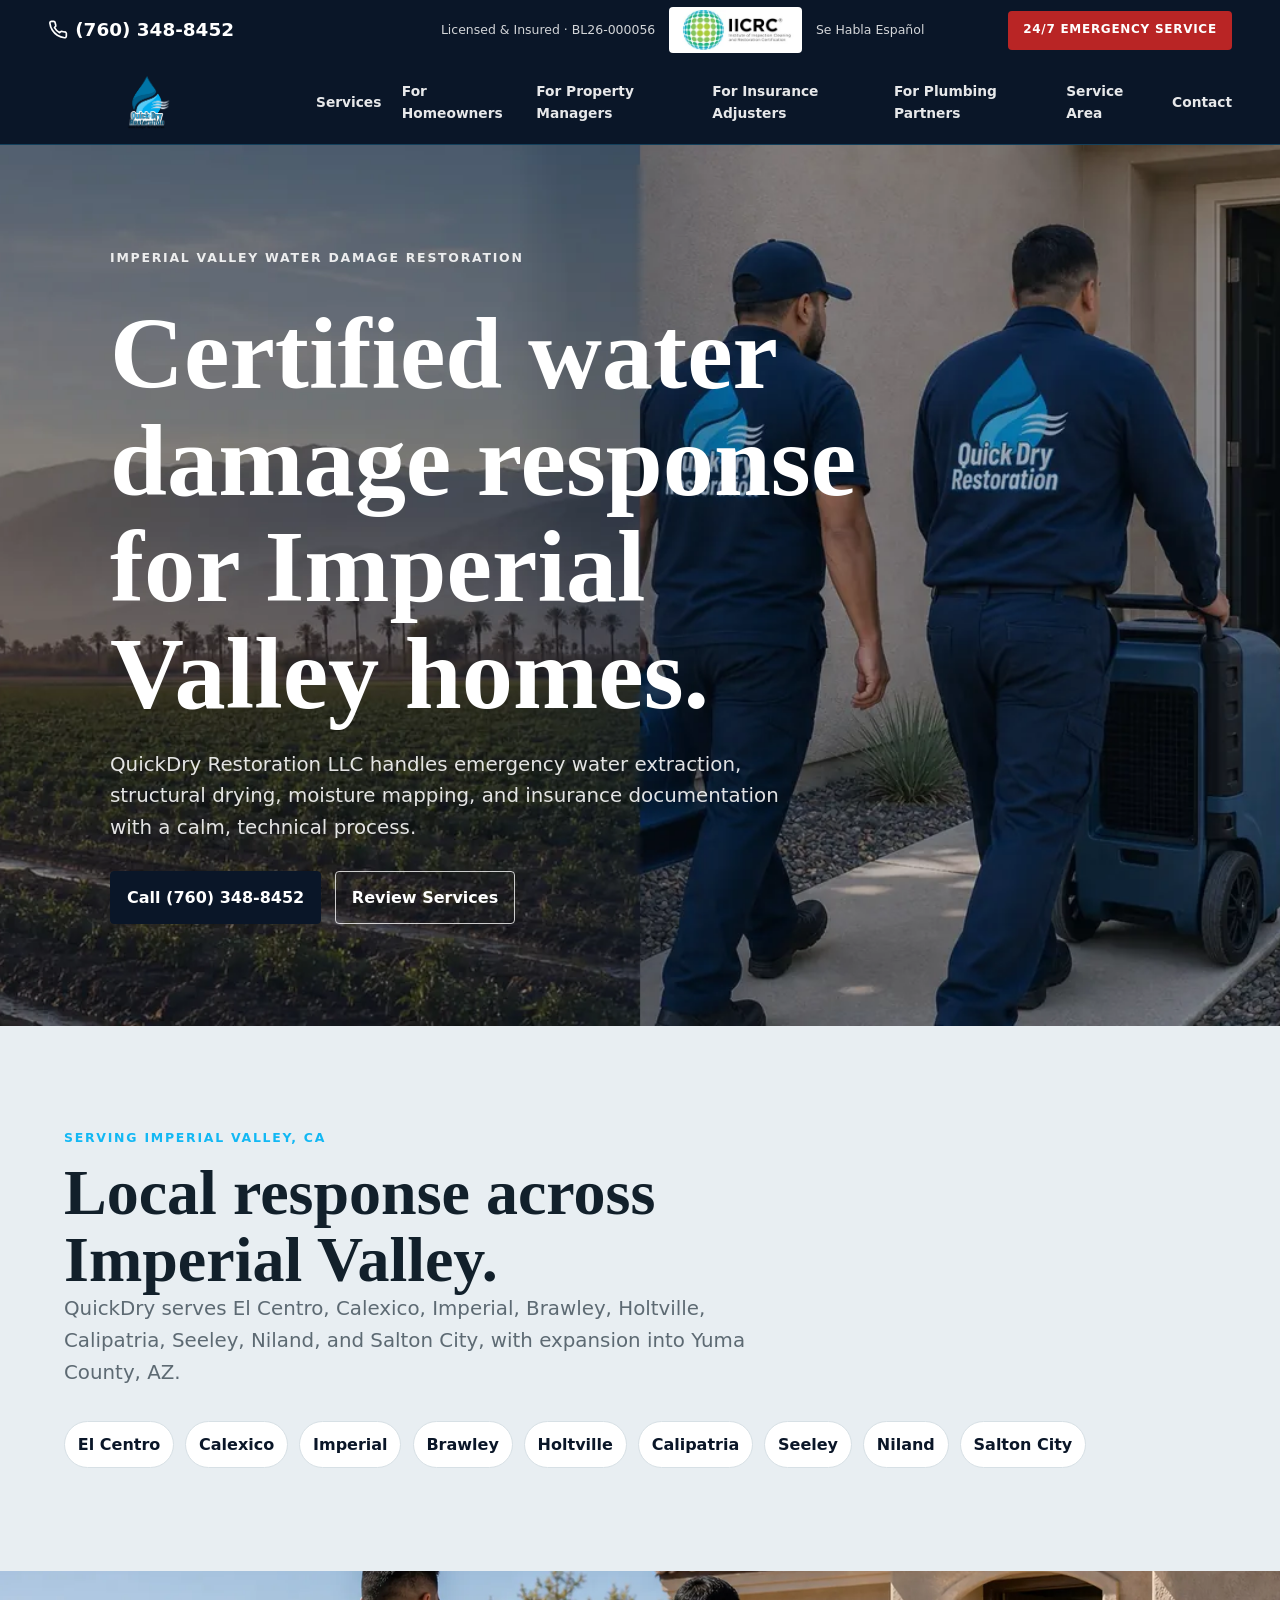
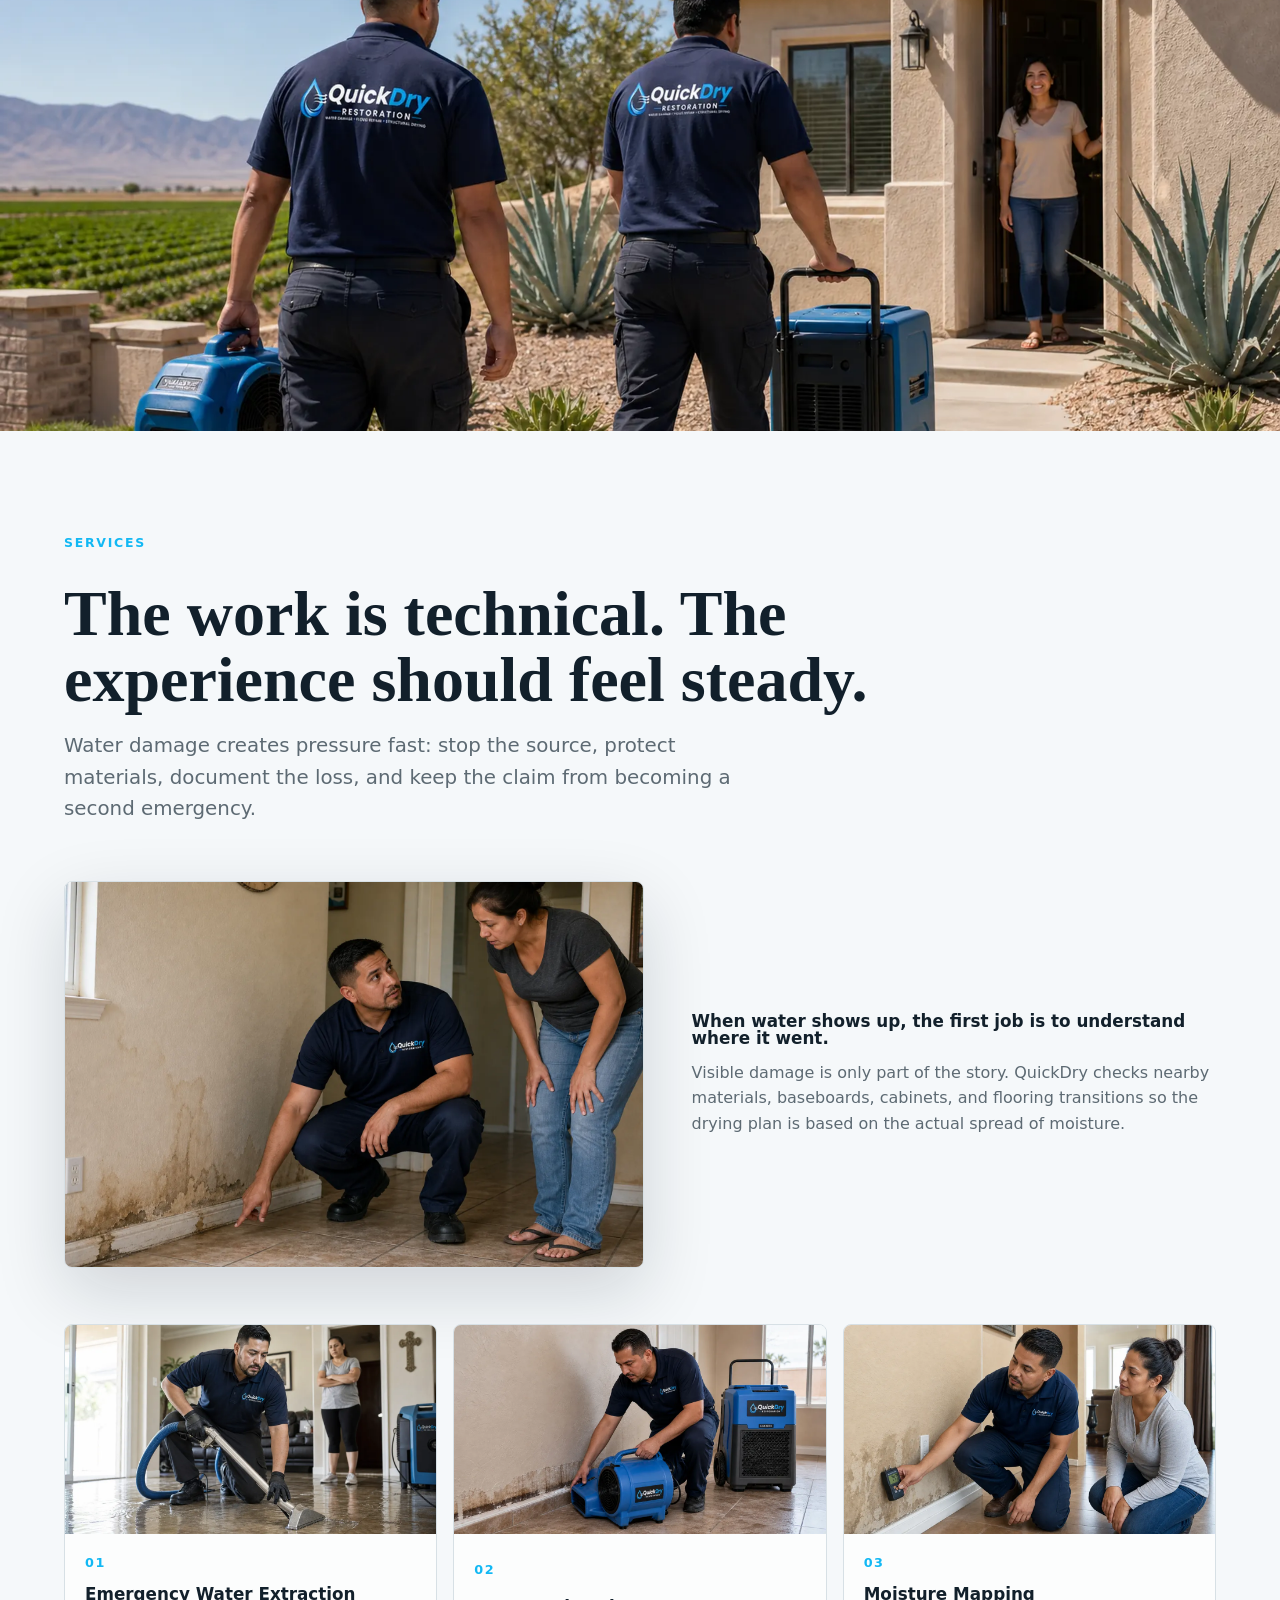
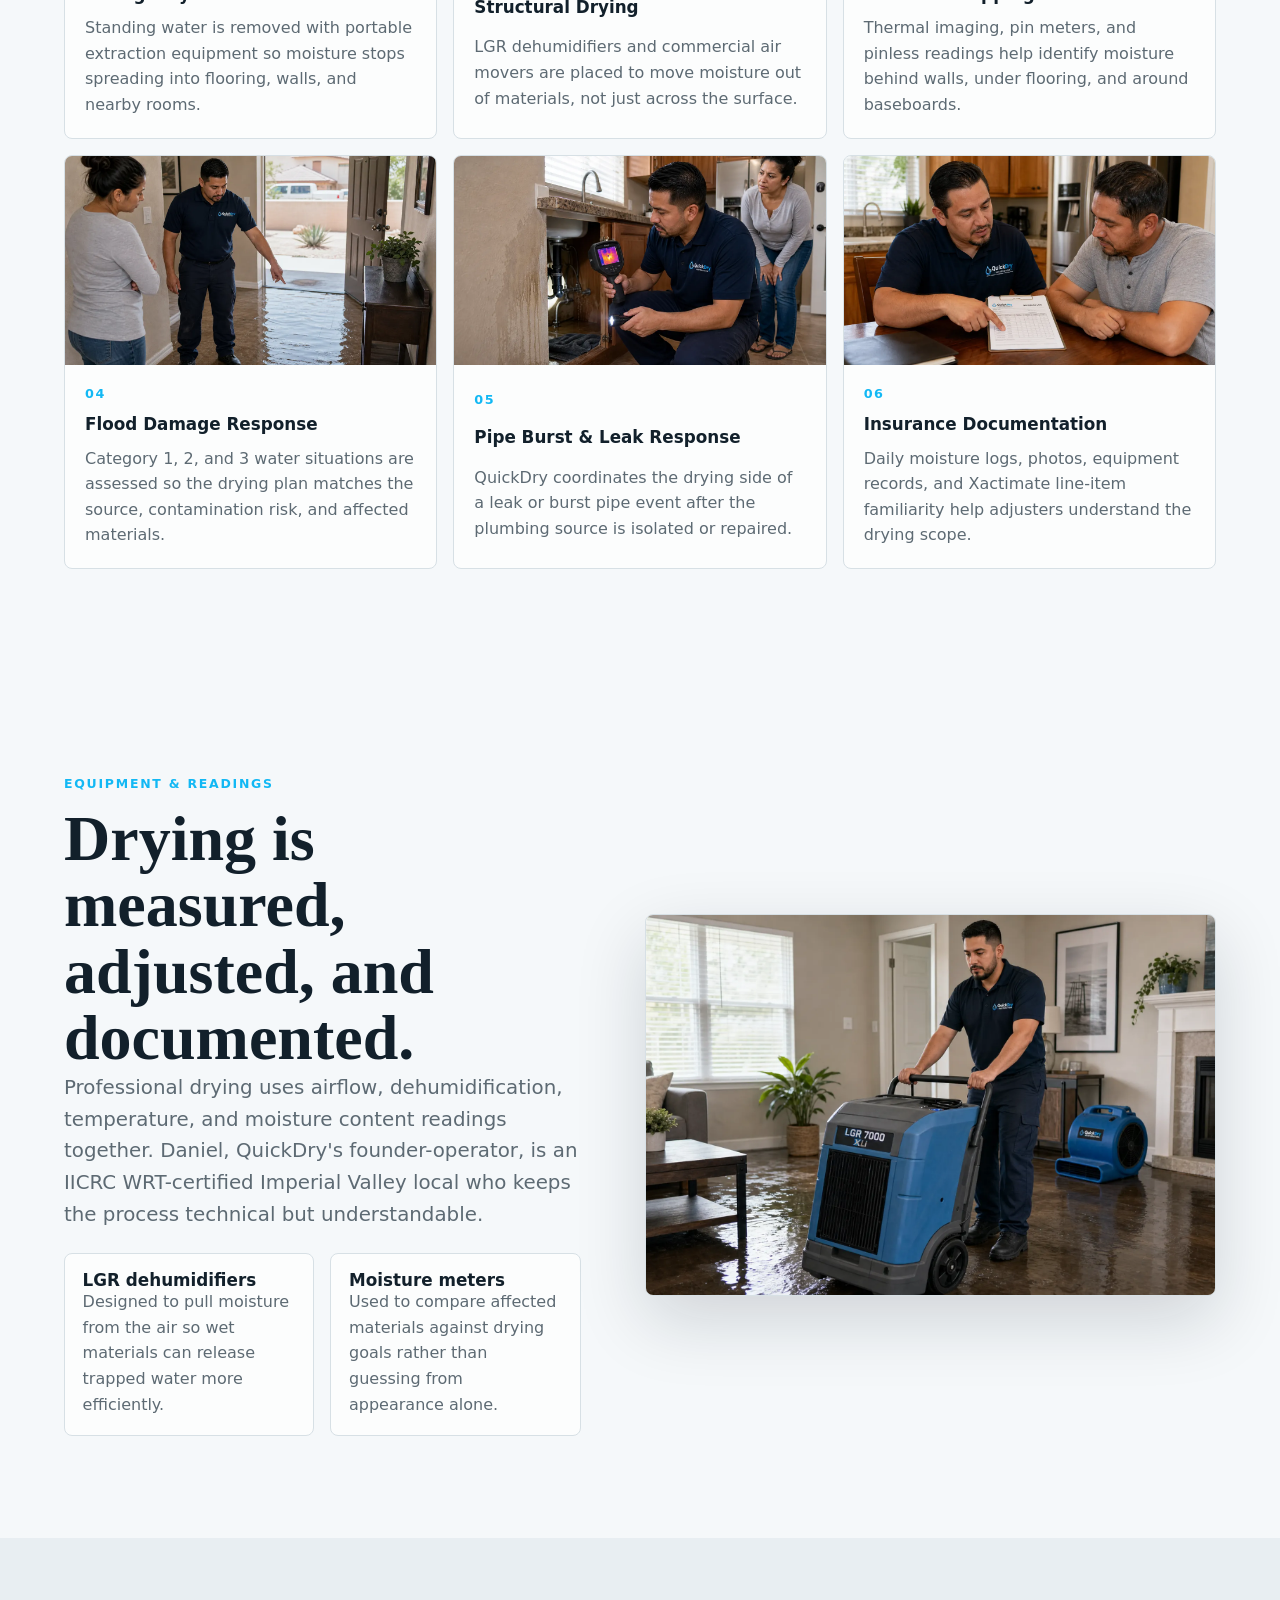
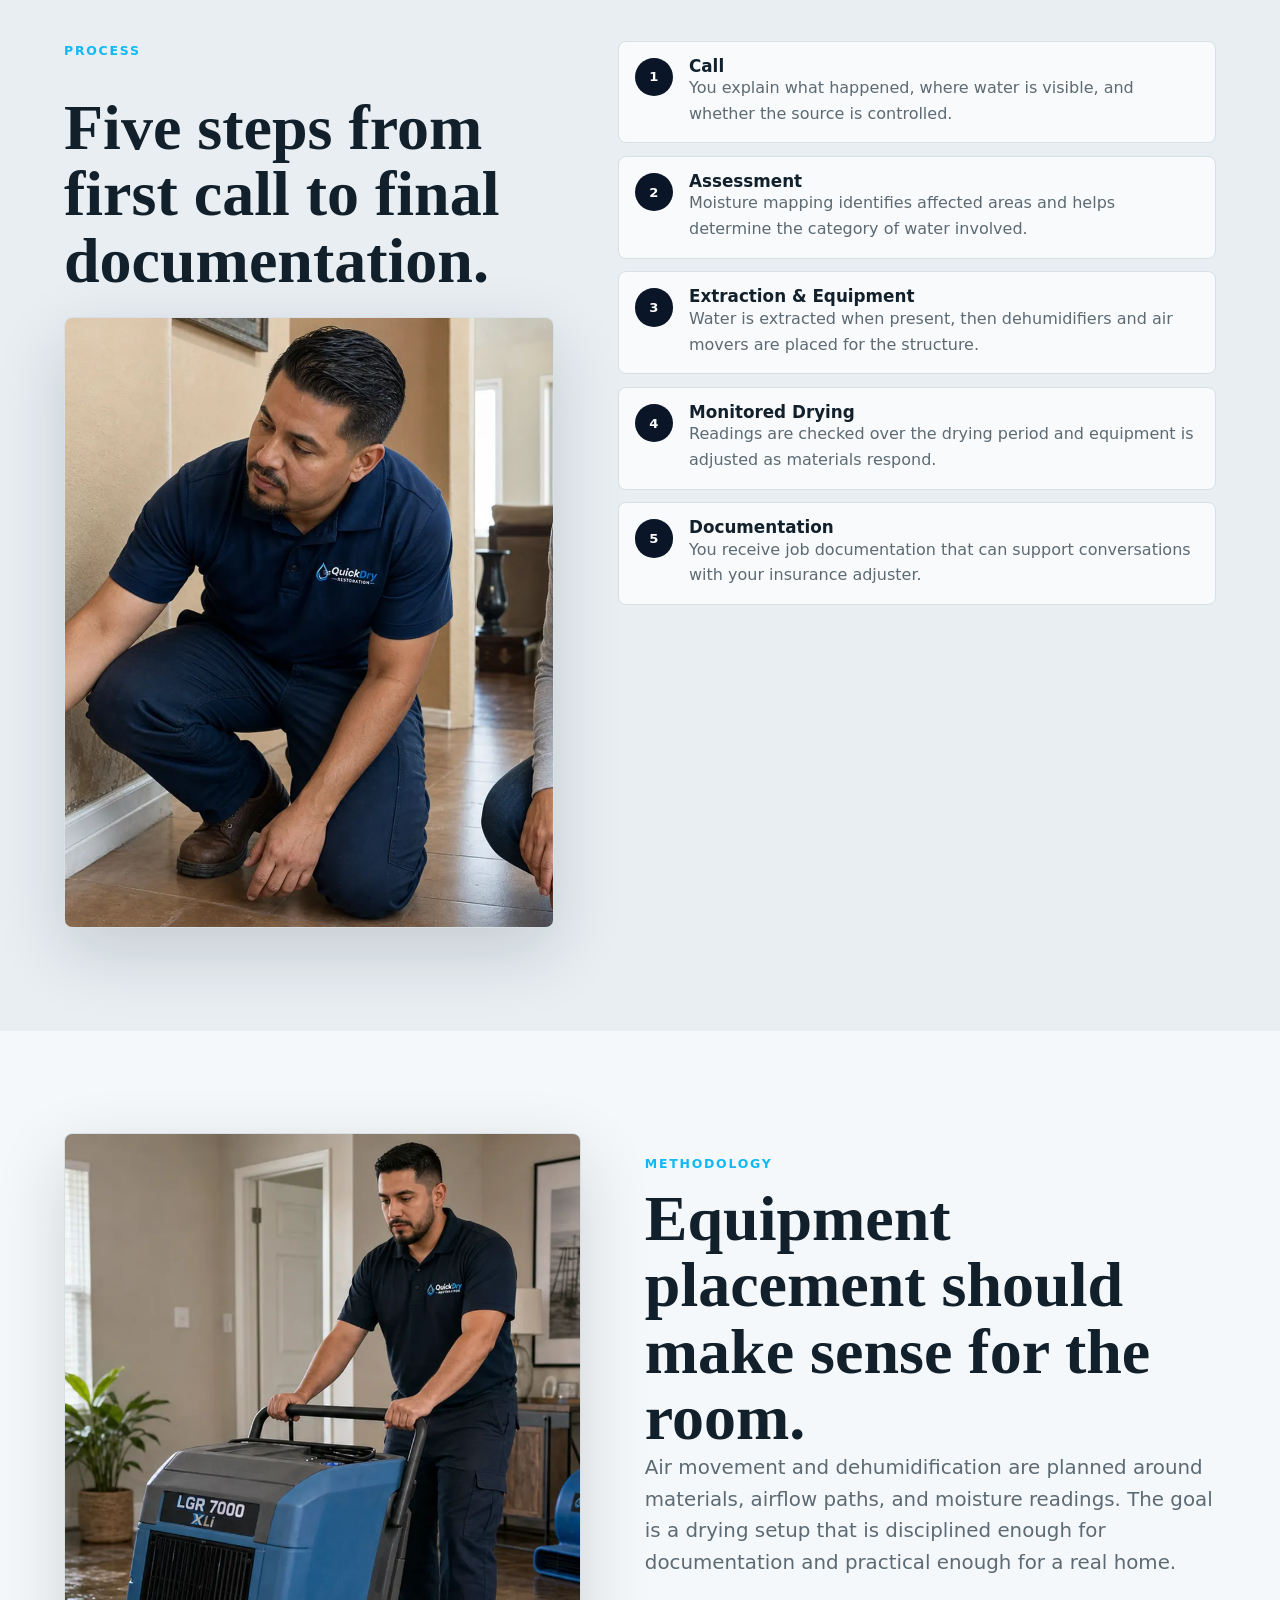
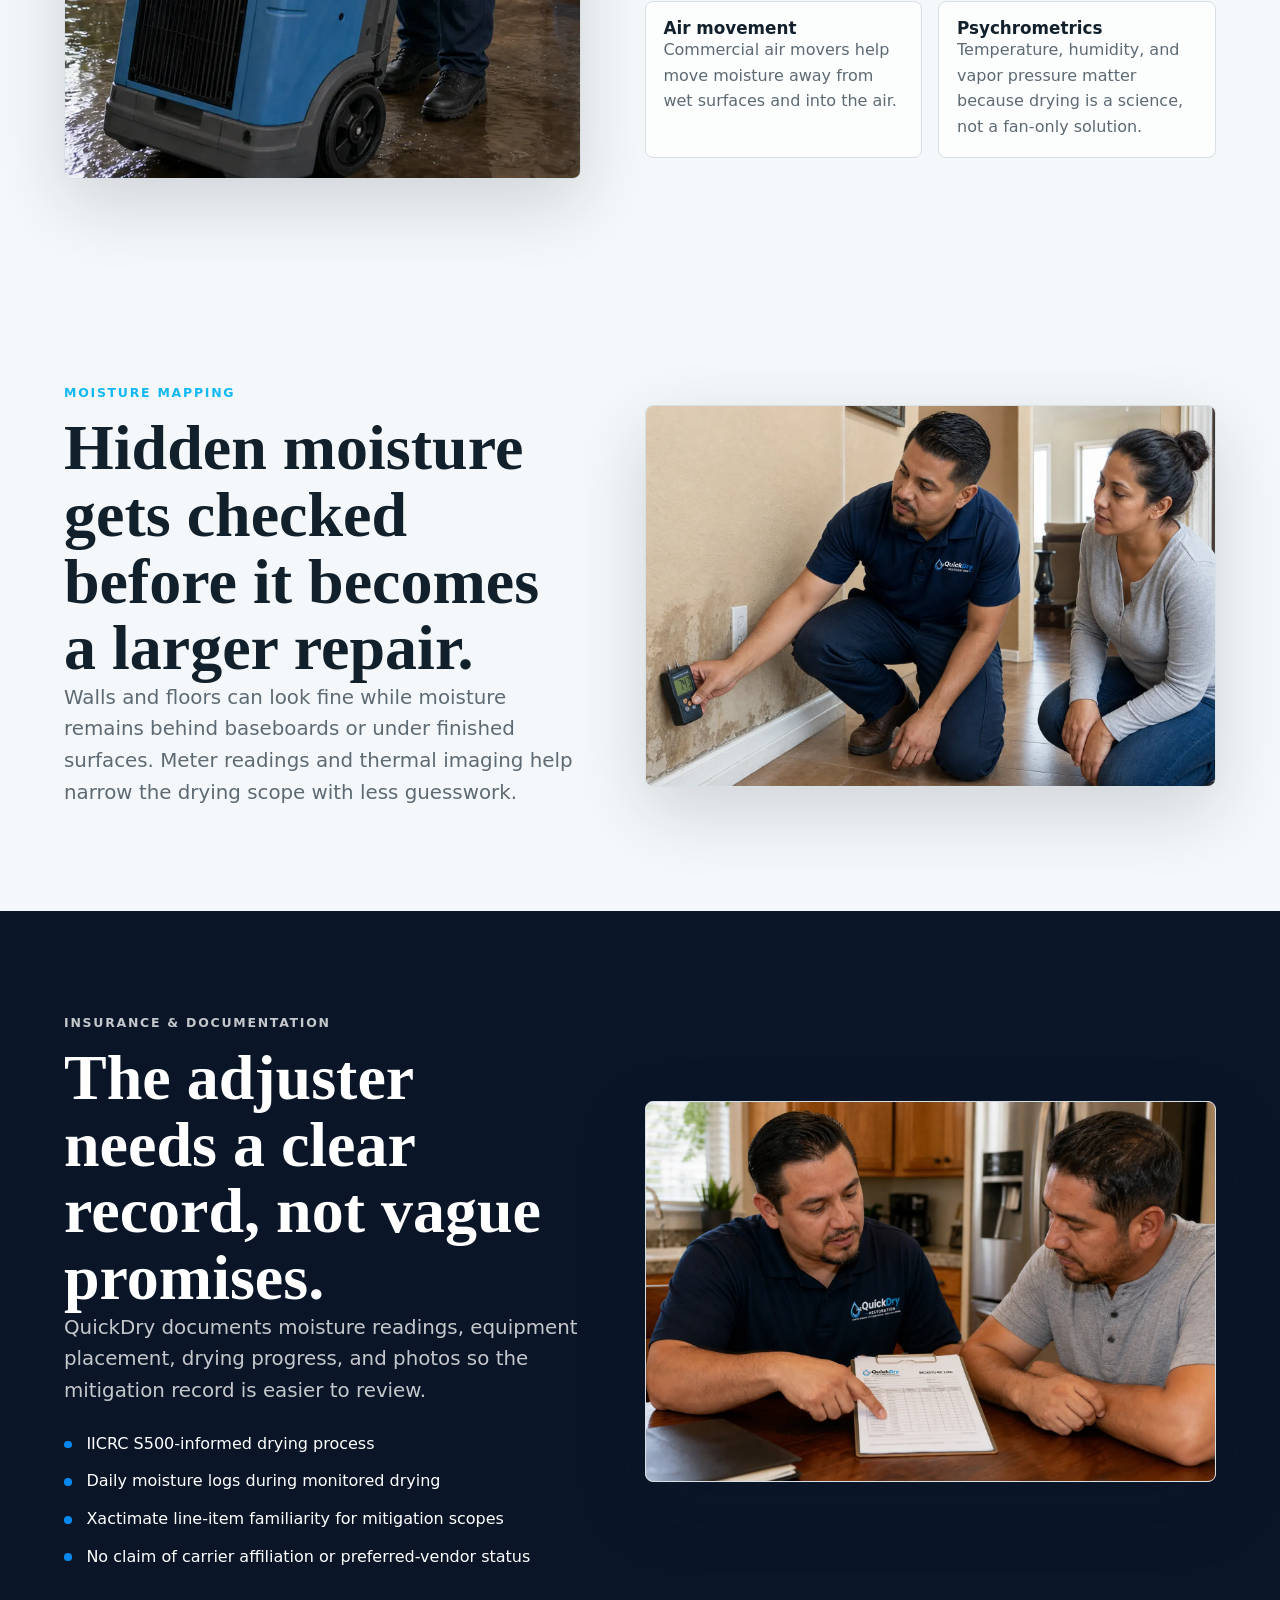
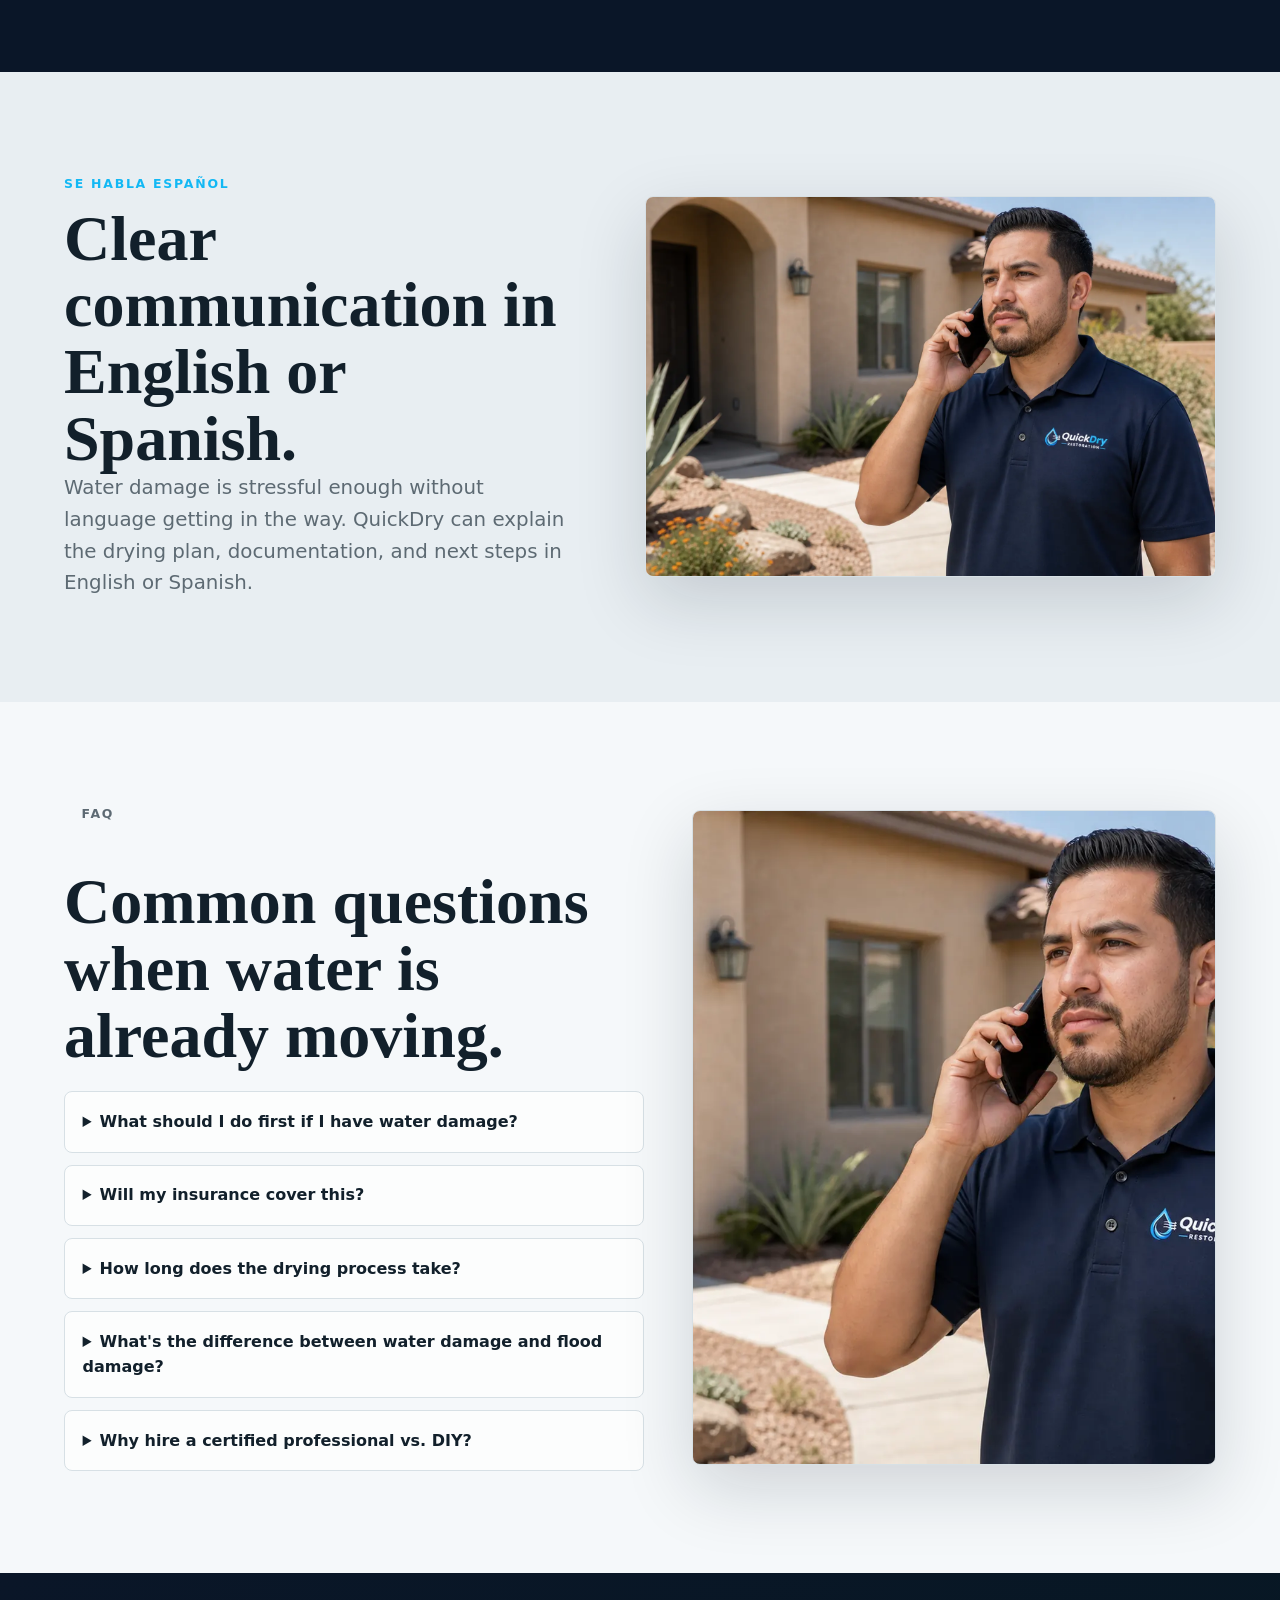
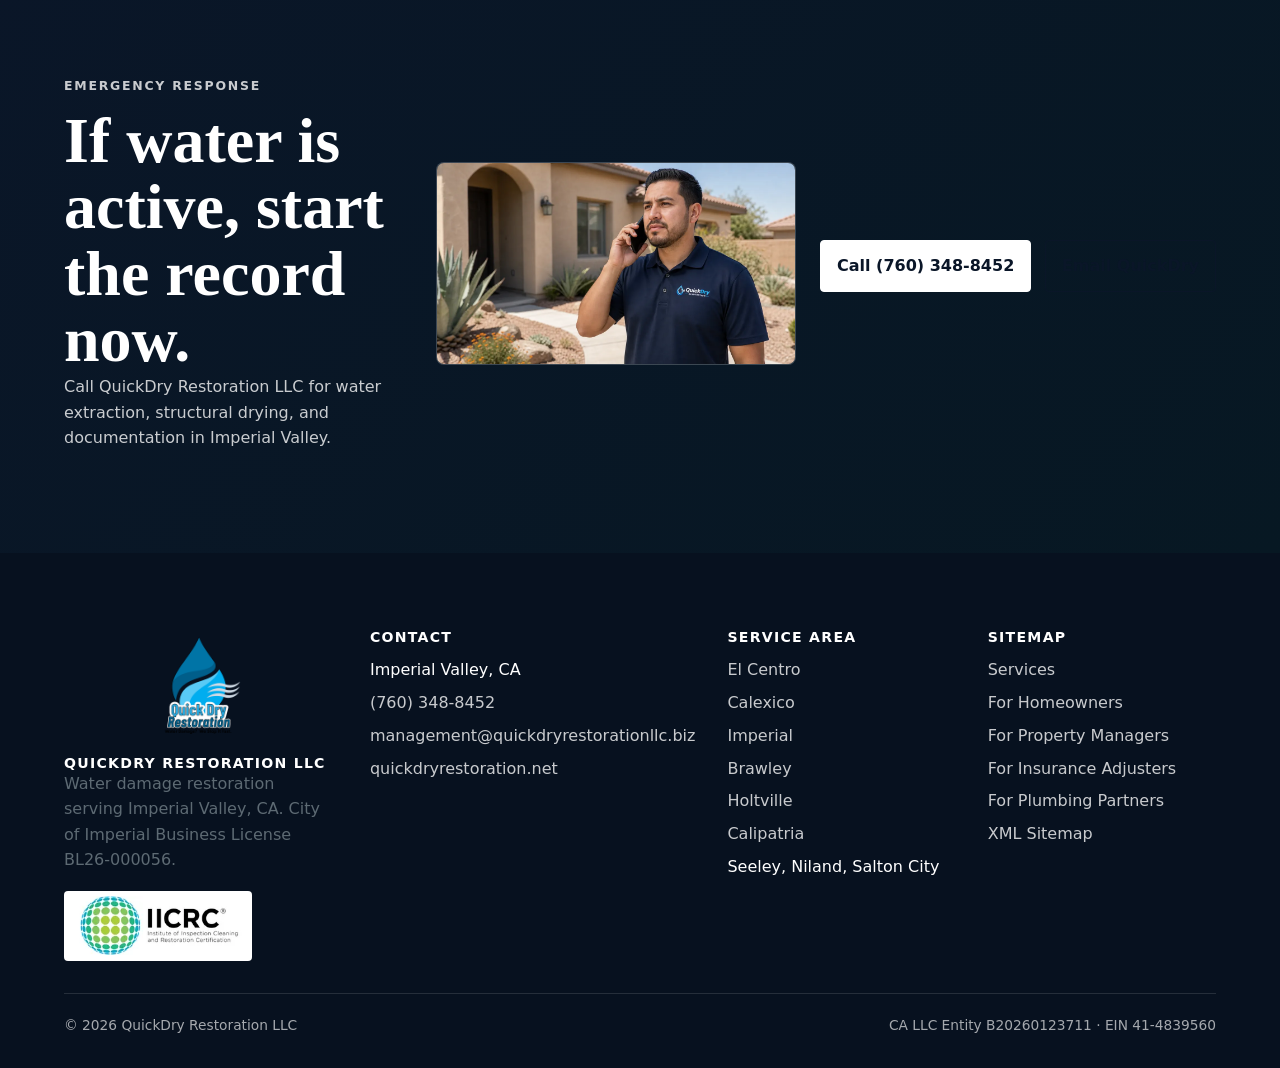
<file: index.html>
<!doctype html>
<html lang="en">
<head>
  <meta charset="utf-8">
  <meta name="viewport" content="width=device-width, initial-scale=1">
  <title>QuickDry Restoration LLC | Water Damage Restoration in Imperial Valley, CA</title>
  <meta name="description" content="IICRC WRT certified water damage restoration for Imperial Valley. Emergency water extraction, structural drying, moisture mapping, and insurance documentation. Se Habla Espa&ntilde;ol.">
  <link rel="canonical" href="https://quickdryrestoration.net/">
  <meta name="robots" content="index,follow">

  <meta property="og:type" content="website">
  <meta property="og:title" content="QuickDry Restoration LLC | Imperial Valley Water Damage Restoration">
  <meta property="og:description" content="Calm, certified water damage response for Imperial Valley homes and properties. IICRC certified. Se Habla Espa&ntilde;ol.">
  <meta property="og:url" content="https://quickdryrestoration.net/">
  <meta property="og:image" content="https://quickdryrestoration.net/assets/images/og-image.jpg">
  <meta property="og:image:width" content="1200">
  <meta property="og:image:height" content="630">
  <meta name="twitter:card" content="summary_large_image">
  <meta name="twitter:title" content="QuickDry Restoration LLC">
  <meta name="twitter:description" content="IICRC WRT certified water damage restoration in Imperial Valley.">
  <meta name="twitter:image" content="https://quickdryrestoration.net/assets/images/og-image.jpg">

  <link rel="icon" type="image/x-icon" href="/assets/favicons/favicon.ico">
  <link rel="icon" type="image/png" sizes="32x32" href="/assets/favicons/favicon-32x32.png">
  <link rel="icon" type="image/png" sizes="16x16" href="/assets/favicons/favicon-16x16.png">
  <link rel="apple-touch-icon" sizes="180x180" href="/assets/favicons/apple-touch-icon.png">
  <link rel="manifest" href="site.webmanifest">
  <link rel="preload" as="image" href="assets/images/hero-split-composite-1280.webp" type="image/webp" imagesrcset="assets/images/hero-split-composite-1280.webp 1280w, assets/images/hero-split-composite.webp 1920w" imagesizes="100vw">
  <link rel="stylesheet" href="styles.css">

  <script type="application/ld+json">
  {
    "@context": "https://schema.org",
    "@type": "LocalBusiness",
    "@id": "https://quickdryrestoration.net/#business",
    "name": "QuickDry Restoration LLC",
    "url": "https://quickdryrestoration.net/",
    "image": "https://quickdryrestoration.net/assets/images/og-image.jpg",
    "logo": "https://quickdryrestoration.net/assets/logo/quickdry-logo.png",
    "telephone": "+17603488452",
    "email": "management@quickdryrestorationllc.biz",
    "priceRange": "$$",
    "foundingDate": "2024",
    "identifier": [
      "City of Imperial Business License BL26-000056",
      "California LLC Entity Number B20260123711",
      "Federal EIN 41-4839560"
    ],
    "address": {
      "@type": "PostalAddress",
      "addressLocality": "Imperial Valley",
      "addressRegion": "CA",
      "addressCountry": "US"
    },
    "areaServed": [
      "El Centro, CA",
      "Calexico, CA",
      "Imperial, CA",
      "Brawley, CA",
      "Holtville, CA",
      "Calipatria, CA",
      "Seeley, CA",
      "Niland, CA",
      "Salton City, CA",
      "Yuma County, AZ"
    ],
    "serviceArea": [
      { "@type": "City", "name": "El Centro" },
      { "@type": "City", "name": "Calexico" },
      { "@type": "City", "name": "Imperial" },
      { "@type": "City", "name": "Brawley" },
      { "@type": "City", "name": "Holtville" },
      { "@type": "City", "name": "Calipatria" },
      { "@type": "City", "name": "Seeley" },
      { "@type": "City", "name": "Niland" },
      { "@type": "City", "name": "Salton City" }
    ],
    "knowsLanguage": ["en", "es"],
    "openingHours": "Mo-Su 00:00-23:59",
    "openingHoursSpecification": [{
      "@type": "OpeningHoursSpecification",
      "dayOfWeek": ["Monday", "Tuesday", "Wednesday", "Thursday", "Friday", "Saturday", "Sunday"],
      "opens": "00:00",
      "closes": "23:59"
    }],
    "hasOfferCatalog": {
      "@type": "OfferCatalog",
      "name": "Water damage restoration services",
      "itemListElement": [
        { "@type": "Offer", "itemOffered": { "@type": "Service", "name": "Emergency Water Extraction" } },
        { "@type": "Offer", "itemOffered": { "@type": "Service", "name": "Structural Drying" } },
        { "@type": "Offer", "itemOffered": { "@type": "Service", "name": "Moisture Mapping" } },
        { "@type": "Offer", "itemOffered": { "@type": "Service", "name": "Flood Damage Response" } },
        { "@type": "Offer", "itemOffered": { "@type": "Service", "name": "Pipe Burst & Leak Response" } },
        { "@type": "Offer", "itemOffered": { "@type": "Service", "name": "Insurance Documentation" } }
      ]
    }
  }
  </script>
</head>
<body>
  <a class="skip-link" href="#main">Skip to content</a>
  <header class="site-header" aria-label="Site header">
    <div class="utility-bar">
      <a class="utility-phone" href="tel:+17603488452" aria-label="Call QuickDry Restoration">
        <svg aria-hidden="true" width="20" height="20" viewBox="0 0 24 24" fill="none">
          <path d="M22 16.92v2.4a2 2 0 0 1-2.18 2 19.7 19.7 0 0 1-8.58-3.05 19.3 19.3 0 0 1-5.95-5.95A19.7 19.7 0 0 1 2.24 3.7 2 2 0 0 1 4.23 1.6h2.4a2 2 0 0 1 2 1.72c.12.9.33 1.78.63 2.62a2 2 0 0 1-.45 2.1l-1.02 1.02a16 16 0 0 0 6.15 6.15l1.02-1.02a2 2 0 0 1 2.1-.45c.84.3 1.72.51 2.62.63A2 2 0 0 1 22 16.92Z" stroke="currentColor" stroke-width="2" stroke-linecap="round" stroke-linejoin="round"/>
        </svg>
        <span>(760) 348-8452</span>
      </a>
      <div class="utility-badges" aria-label="QuickDry trust signals">
        <span>Licensed &amp; Insured &middot; BL26-000056</span>
        <span class="iicrc-inline"><img src="assets/logo/iicrc-logo.webp" width="216" height="90" alt="IICRC"></span>
        <span>Se Habla Espa&ntilde;ol</span>
      </div>
      <a class="emergency-link" href="tel:+17603488452">24/7 Emergency Service</a>
    </div>

    <nav class="main-nav" aria-label="Main navigation">
      <a class="brand-link" href="#hero" aria-label="QuickDry Restoration LLC home">
        <img src="assets/logo/quickdry-logo.png" width="2032" height="637" alt="QuickDry Restoration LLC">
      </a>
      <input class="nav-toggle" id="nav-toggle" type="checkbox" aria-label="Toggle navigation">
      <label class="nav-toggle-label" for="nav-toggle"><span></span><span></span><span></span></label>
      <ul class="nav-links">
        <li>
          <details class="services-menu">
            <summary>Services</summary>
            <div class="services-dropdown">
              <a href="#water-extraction">Emergency Water Extraction</a>
              <a href="#structural-drying">Structural Drying</a>
              <a href="#moisture-mapping">Moisture Mapping</a>
              <a href="#flood-response">Flood Damage Response</a>
              <a href="#pipe-burst">Pipe Burst &amp; Leak Response</a>
              <a href="#insurance-documentation">Insurance Documentation</a>
            </div>
          </details>
        </li>
        <li><a href="homeowners/">For Homeowners</a></li>
        <li><a href="property-managers/">For Property Managers</a></li>
        <li><a href="insurance-adjusters/">For Insurance Adjusters</a></li>
        <li><a href="plumbing-partners/">For Plumbing Partners</a></li>
        <li><a href="#service-area">Service Area</a></li>
        <li><a href="#contact">Contact</a></li>
      </ul>
    </nav>
  </header>

  <main id="main">
    <section class="hero" id="hero" aria-labelledby="hero-title">
      <picture class="hero-bg" aria-hidden="true">
        <source srcset="assets/images/hero-split-composite-1280.webp 1280w, assets/images/hero-split-composite.webp 1920w" sizes="100vw" type="image/webp">
        <source srcset="assets/images/hero-split-composite-1280.jpg 1280w, assets/images/hero-split-composite.jpg 1920w" sizes="100vw" type="image/jpeg">
        <img src="assets/images/hero-split-composite-1280.jpg" width="1280" height="720" alt="">
      </picture>
      <div class="hero-content">
        <p class="eyebrow">Imperial Valley Water Damage Restoration</p>
        <h1 id="hero-title">Certified water damage response for Imperial Valley homes.</h1>
        <p class="lede">QuickDry Restoration LLC handles emergency water extraction, structural drying, moisture mapping, and insurance documentation with a calm, technical process.</p>
        <div class="hero-actions">
          <a class="button primary" href="tel:+17603488452">Call (760) 348-8452</a>
          <a class="button secondary" href="#services">Review Services</a>
        </div>
      </div>
    </section>

    <section class="section service-area-intro" id="service-area" aria-labelledby="area-title">
      <div class="section-inner">
        <p class="eyebrow">Serving Imperial Valley, CA</p>
        <h2 id="area-title">Local response across Imperial Valley.</h2>
        <p class="lede">QuickDry serves El Centro, Calexico, Imperial, Brawley, Holtville, Calipatria, Seeley, Niland, and Salton City, with expansion into Yuma County, AZ.</p>
        <div class="city-list light" aria-label="City landing page routes">
          <a href="el-centro/">El Centro</a>
          <a href="calexico/">Calexico</a>
          <a href="imperial/">Imperial</a>
          <a href="brawley/">Brawley</a>
          <a href="holtville/">Holtville</a>
          <a href="calipatria/">Calipatria</a>
          <span>Seeley</span>
          <span>Niland</span>
          <span>Salton City</span>
        </div>
      </div>
    </section>

    <aside class="image-divider" aria-label="QuickDry technician arrival">
      <picture>
        <source srcset="assets/images/hero-technician-arrival.webp" type="image/webp">
        <img src="assets/images/hero-technician-arrival.jpg" width="1920" height="1080" alt="QuickDry technicians walking toward an Imperial Valley home with drying equipment" loading="lazy">
      </picture>
    </aside>

    <section class="section" id="services" aria-labelledby="services-title">
      <div class="section-inner">
        <div class="section-heading">
          <p class="eyebrow">Services</p>
          <h2 id="services-title">The work is technical. The experience should feel steady.</h2>
          <p class="lede">Water damage creates pressure fast: stop the source, protect materials, document the loss, and keep the claim from becoming a second emergency.</p>
        </div>

        <div class="section-visual">
          <div class="photo-panel">
            <picture>
              <source srcset="assets/images/homeowner-damage-tech.webp" type="image/webp">
              <img src="assets/images/homeowner-damage-tech.jpg" width="1920" height="1080" alt="QuickDry technician explaining baseboard water damage to a homeowner" loading="lazy">
            </picture>
          </div>
          <div class="visual-copy">
            <h3>When water shows up, the first job is to understand where it went.</h3>
            <p>Visible damage is only part of the story. QuickDry checks nearby materials, baseboards, cabinets, and flooring transitions so the drying plan is based on the actual spread of moisture.</p>
          </div>
        </div>

        <div class="services-grid">
          <article class="service-card" id="water-extraction">
            <picture>
              <source srcset="assets/images/service-water-extraction-1280.webp" type="image/webp">
              <img src="assets/images/service-water-extraction-1280.jpg" width="1280" height="720" alt="QuickDry technician extracting standing water from a residential floor" loading="lazy">
            </picture>
            <span class="number">01</span>
            <h3>Emergency Water Extraction</h3>
            <p>Standing water is removed with portable extraction equipment so moisture stops spreading into flooring, walls, and nearby rooms.</p>
          </article>
          <article class="service-card" id="structural-drying">
            <picture>
              <source srcset="assets/images/service-structural-drying-1280.webp" type="image/webp">
              <img src="assets/images/service-structural-drying-1280.jpg" width="1280" height="720" alt="QuickDry technician positioning drying equipment near a damp wall" loading="lazy">
            </picture>
            <span class="number">02</span>
            <h3>Structural Drying</h3>
            <p>LGR dehumidifiers and commercial air movers are placed to move moisture out of materials, not just across the surface.</p>
          </article>
          <article class="service-card" id="moisture-mapping">
            <picture>
              <source srcset="assets/images/technician-moisture-assessment-1280.webp" type="image/webp">
              <img src="assets/images/technician-moisture-assessment-1280.jpg" width="1280" height="720" alt="QuickDry technician showing a moisture meter reading to a homeowner" loading="lazy">
            </picture>
            <span class="number">03</span>
            <h3>Moisture Mapping</h3>
            <p>Thermal imaging, pin meters, and pinless readings help identify moisture behind walls, under flooring, and around baseboards.</p>
          </article>
          <article class="service-card" id="flood-response">
            <picture>
              <source srcset="assets/images/service-flood-response-1280.webp" type="image/webp">
              <img src="assets/images/service-flood-response-1280.jpg" width="1280" height="720" alt="QuickDry technician assessing shallow floodwater in a residential entryway" loading="lazy">
            </picture>
            <span class="number">04</span>
            <h3>Flood Damage Response</h3>
            <p>Category 1, 2, and 3 water situations are assessed so the drying plan matches the source, contamination risk, and affected materials.</p>
          </article>
          <article class="service-card" id="pipe-burst">
            <picture>
              <source srcset="assets/images/service-leak-response-1280.webp" type="image/webp">
              <img src="assets/images/service-leak-response-1280.jpg" width="1280" height="720" alt="QuickDry technician using a thermal camera to inspect a kitchen leak" loading="lazy">
            </picture>
            <span class="number">05</span>
            <h3>Pipe Burst &amp; Leak Response</h3>
            <p>QuickDry coordinates the drying side of a leak or burst pipe event after the plumbing source is isolated or repaired.</p>
          </article>
          <article class="service-card" id="insurance-documentation">
            <picture>
              <source srcset="assets/images/technician-documentation-review-1280.webp" type="image/webp">
              <img src="assets/images/technician-documentation-review-1280.jpg" width="1280" height="720" alt="QuickDry technician reviewing a moisture log with a homeowner" loading="lazy">
            </picture>
            <span class="number">06</span>
            <h3>Insurance Documentation</h3>
            <p>Daily moisture logs, photos, equipment records, and Xactimate line-item familiarity help adjusters understand the drying scope.</p>
          </article>
        </div>
      </div>
    </section>

    <section class="section" aria-labelledby="equipment-title">
      <div class="section-inner feature-row">
        <div>
          <p class="eyebrow">Equipment &amp; Readings</p>
          <h2 id="equipment-title">Drying is measured, adjusted, and documented.</h2>
          <p class="lede">Professional drying uses airflow, dehumidification, temperature, and moisture content readings together. Daniel, QuickDry's founder-operator, is an IICRC WRT-certified Imperial Valley local who keeps the process technical but understandable.</p>
          <div class="method-cards">
            <article class="method-card">
              <h3>LGR dehumidifiers</h3>
              <p>Designed to pull moisture from the air so wet materials can release trapped water more efficiently.</p>
            </article>
            <article class="method-card">
              <h3>Moisture meters</h3>
              <p>Used to compare affected materials against drying goals rather than guessing from appearance alone.</p>
            </article>
          </div>
        </div>
        <div class="photo-panel">
          <picture>
            <source srcset="assets/images/technician-equipment-setup.webp" type="image/webp">
            <img src="assets/images/technician-equipment-setup.jpg" width="1920" height="1080" alt="QuickDry technician rolling an LGR dehumidifier into place on wet flooring" loading="lazy">
          </picture>
        </div>
      </div>
    </section>

    <section class="section process" id="process" aria-labelledby="process-title">
      <div class="section-inner process-layout">
        <div class="process-intro">
          <p class="eyebrow">Process</p>
          <h2 id="process-title">Five steps from first call to final documentation.</h2>
          <div class="photo-panel vertical">
            <picture>
              <source srcset="assets/images/technician-moisture-assessment.webp" type="image/webp">
              <img src="assets/images/technician-moisture-assessment.jpg" width="1920" height="1080" alt="QuickDry technician taking moisture readings on damaged drywall" loading="lazy">
            </picture>
          </div>
        </div>
        <div class="process-steps">
          <article class="process-step">
            <span class="step-num">1</span>
            <div><h3>Call</h3><p>You explain what happened, where water is visible, and whether the source is controlled.</p></div>
          </article>
          <article class="process-step">
            <span class="step-num">2</span>
            <div><h3>Assessment</h3><p>Moisture mapping identifies affected areas and helps determine the category of water involved.</p></div>
          </article>
          <article class="process-step">
            <span class="step-num">3</span>
            <div><h3>Extraction &amp; Equipment</h3><p>Water is extracted when present, then dehumidifiers and air movers are placed for the structure.</p></div>
          </article>
          <article class="process-step">
            <span class="step-num">4</span>
            <div><h3>Monitored Drying</h3><p>Readings are checked over the drying period and equipment is adjusted as materials respond.</p></div>
          </article>
          <article class="process-step">
            <span class="step-num">5</span>
            <div><h3>Documentation</h3><p>You receive job documentation that can support conversations with your insurance adjuster.</p></div>
          </article>
        </div>
      </div>
    </section>

    <section class="section" aria-labelledby="methodology-title">
      <div class="section-inner method-grid">
        <div class="photo-panel vertical">
          <picture>
            <source srcset="assets/images/technician-equipment-setup.webp" type="image/webp">
            <img src="assets/images/technician-equipment-setup.jpg" width="1920" height="1080" alt="QuickDry technician positioning drying equipment in a residential room" loading="lazy">
          </picture>
        </div>
        <div>
          <p class="eyebrow">Methodology</p>
          <h2 id="methodology-title">Equipment placement should make sense for the room.</h2>
          <p class="lede">Air movement and dehumidification are planned around materials, airflow paths, and moisture readings. The goal is a drying setup that is disciplined enough for documentation and practical enough for a real home.</p>
          <div class="method-cards">
            <article class="method-card">
              <h3>Air movement</h3>
              <p>Commercial air movers help move moisture away from wet surfaces and into the air.</p>
            </article>
            <article class="method-card">
              <h3>Psychrometrics</h3>
              <p>Temperature, humidity, and vapor pressure matter because drying is a science, not a fan-only solution.</p>
            </article>
          </div>
        </div>
      </div>
    </section>

    <section class="section" aria-labelledby="mapping-title">
      <div class="section-inner feature-row">
        <div>
          <p class="eyebrow">Moisture Mapping</p>
          <h2 id="mapping-title">Hidden moisture gets checked before it becomes a larger repair.</h2>
          <p class="lede">Walls and floors can look fine while moisture remains behind baseboards or under finished surfaces. Meter readings and thermal imaging help narrow the drying scope with less guesswork.</p>
        </div>
        <div class="photo-panel">
          <picture>
            <source srcset="assets/images/technician-moisture-assessment.webp" type="image/webp">
            <img src="assets/images/technician-moisture-assessment.jpg" width="1920" height="1080" alt="QuickDry technician checking hidden moisture with a meter" loading="lazy">
          </picture>
        </div>
      </div>
    </section>

    <section class="section insurance" id="insurance" aria-labelledby="insurance-title">
      <div class="section-inner insurance-grid">
        <div>
          <p class="eyebrow">Insurance &amp; Documentation</p>
          <h2 id="insurance-title">The adjuster needs a clear record, not vague promises.</h2>
          <p class="lede">QuickDry documents moisture readings, equipment placement, drying progress, and photos so the mitigation record is easier to review.</p>
          <ul class="insurance-list">
            <li>IICRC S500-informed drying process</li>
            <li>Daily moisture logs during monitored drying</li>
            <li>Xactimate line-item familiarity for mitigation scopes</li>
            <li>No claim of carrier affiliation or preferred-vendor status</li>
          </ul>
        </div>
        <div class="photo-panel">
          <picture>
            <source srcset="assets/images/technician-documentation-review.webp" type="image/webp">
            <img src="assets/images/technician-documentation-review.jpg" width="1920" height="1080" alt="QuickDry technician reviewing water damage documentation with a homeowner" loading="lazy">
          </picture>
        </div>
      </div>
    </section>

    <section class="section bilingual" aria-labelledby="bilingual-title">
      <div class="section-inner bilingual-grid">
        <div>
          <p class="eyebrow">Se Habla Espa&ntilde;ol</p>
          <h2 id="bilingual-title">Clear communication in English or Spanish.</h2>
          <p class="lede">Water damage is stressful enough without language getting in the way. QuickDry can explain the drying plan, documentation, and next steps in English or Spanish.</p>
        </div>
        <div class="photo-panel">
          <picture>
            <source srcset="assets/images/technician-phone-availability.webp" type="image/webp">
            <img src="assets/images/technician-phone-availability.jpg" width="1920" height="1080" alt="QuickDry technician speaking by phone outside an Imperial Valley home" loading="lazy">
          </picture>
        </div>
      </div>
    </section>

    <section class="section faq" id="faq" aria-labelledby="faq-title">
      <div class="section-inner faq-layout">
        <div>
          <div class="section-heading">
            <p class="eyebrow">FAQ</p>
            <h2 id="faq-title">Common questions when water is already moving.</h2>
          </div>
          <div class="faq-list">
            <details>
              <summary>What should I do first if I have water damage?</summary>
              <p>Stop the source if you can do so safely, avoid rooms with electrical hazards, and move small valuables away from the wet area. Then call for mitigation so extraction, drying, and documentation can start quickly.</p>
            </details>
            <details>
              <summary>Will my insurance cover this?</summary>
              <p>Coverage depends on your policy, the water source, and how the loss occurred. QuickDry does not decide coverage, but can provide documentation your adjuster may need to review the mitigation work.</p>
            </details>
            <details>
              <summary>How long does the drying process take?</summary>
              <p>Drying time depends on the materials affected, moisture levels, temperature, humidity, and airflow. The process is monitored with readings so equipment is not removed only because a surface looks dry.</p>
            </details>
            <details>
              <summary>What's the difference between water damage and flood damage?</summary>
              <p>Water damage often refers to interior sources such as leaks, supply lines, or appliance failures. Flood damage usually refers to water entering from outside, and it may involve different contamination and insurance considerations.</p>
            </details>
            <details>
              <summary>Why hire a certified professional vs. DIY?</summary>
              <p>DIY fans can move air, but they do not measure moisture content, humidity, or drying goals. IICRC WRT training helps guide equipment placement, monitoring, and documentation.</p>
            </details>
          </div>
        </div>
        <div class="photo-panel vertical">
          <picture>
            <source srcset="assets/images/technician-phone-availability.webp" type="image/webp">
            <img src="assets/images/technician-phone-availability.jpg" width="1920" height="1080" alt="QuickDry technician answering a phone call outside an Imperial Valley home" loading="lazy">
          </picture>
        </div>
      </div>
    </section>

    <section class="section final-cta" id="contact" aria-labelledby="cta-title">
      <div class="section-inner">
        <div>
          <p class="eyebrow">Emergency Response</p>
          <h2 id="cta-title">If water is active, start the record now.</h2>
          <p>Call QuickDry Restoration LLC for water extraction, structural drying, and documentation in Imperial Valley.</p>
        </div>
        <div class="photo-panel cta-photo">
          <picture>
            <source srcset="assets/images/technician-phone-availability-1280.webp" type="image/webp">
            <img src="assets/images/technician-phone-availability-1280.jpg" width="1280" height="720" alt="QuickDry technician ready to answer an emergency water damage call" loading="lazy">
          </picture>
        </div>
        <div class="cta-actions">
          <a class="button light" href="tel:+17603488452">Call (760) 348-8452</a>
          <a class="button secondary" href="mailto:management@quickdryrestorationllc.biz">Email QuickDry</a>
        </div>
      </div>
    </section>
  </main>

  <footer class="footer" aria-label="Footer">
    <div class="footer-grid">
      <div>
        <img class="footer-logo" src="assets/logo/quickdry-logo.png" width="2032" height="637" alt="QuickDry Restoration LLC">
        <h2>QuickDry Restoration LLC</h2>
        <p>Water damage restoration serving Imperial Valley, CA. City of Imperial Business License BL26-000056.</p>
        <img class="footer-iicrc" src="assets/logo/iicrc-logo.webp" width="216" height="90" alt="IICRC">
      </div>
      <div>
        <h3>Contact</h3>
        <ul>
          <li>Imperial Valley, CA</li>
          <li><a href="tel:+17603488452">(760) 348-8452</a></li>
          <li><a href="mailto:management@quickdryrestorationllc.biz">management@quickdryrestorationllc.biz</a></li>
          <li><a href="https://quickdryrestoration.net/">quickdryrestoration.net</a></li>
        </ul>
      </div>
      <div>
        <h3>Service Area</h3>
        <ul>
          <li><a href="el-centro/">El Centro</a></li>
          <li><a href="calexico/">Calexico</a></li>
          <li><a href="imperial/">Imperial</a></li>
          <li><a href="brawley/">Brawley</a></li>
          <li><a href="holtville/">Holtville</a></li>
          <li><a href="calipatria/">Calipatria</a></li>
          <li>Seeley, Niland, Salton City</li>
        </ul>
      </div>
      <div>
        <h3>Sitemap</h3>
        <ul>
          <li><a href="#services">Services</a></li>
          <li><a href="homeowners/">For Homeowners</a></li>
          <li><a href="property-managers/">For Property Managers</a></li>
          <li><a href="insurance-adjusters/">For Insurance Adjusters</a></li>
          <li><a href="plumbing-partners/">For Plumbing Partners</a></li>
          <li><a href="sitemap.xml">XML Sitemap</a></li>
        </ul>
      </div>
    </div>
    <div class="footer-bottom">
      <span>&copy; 2026 QuickDry Restoration LLC</span>
      <span>CA LLC Entity B20260123711 &middot; EIN 41-4839560</span>
    </div>
  </footer>
</body>
</html>
</file>
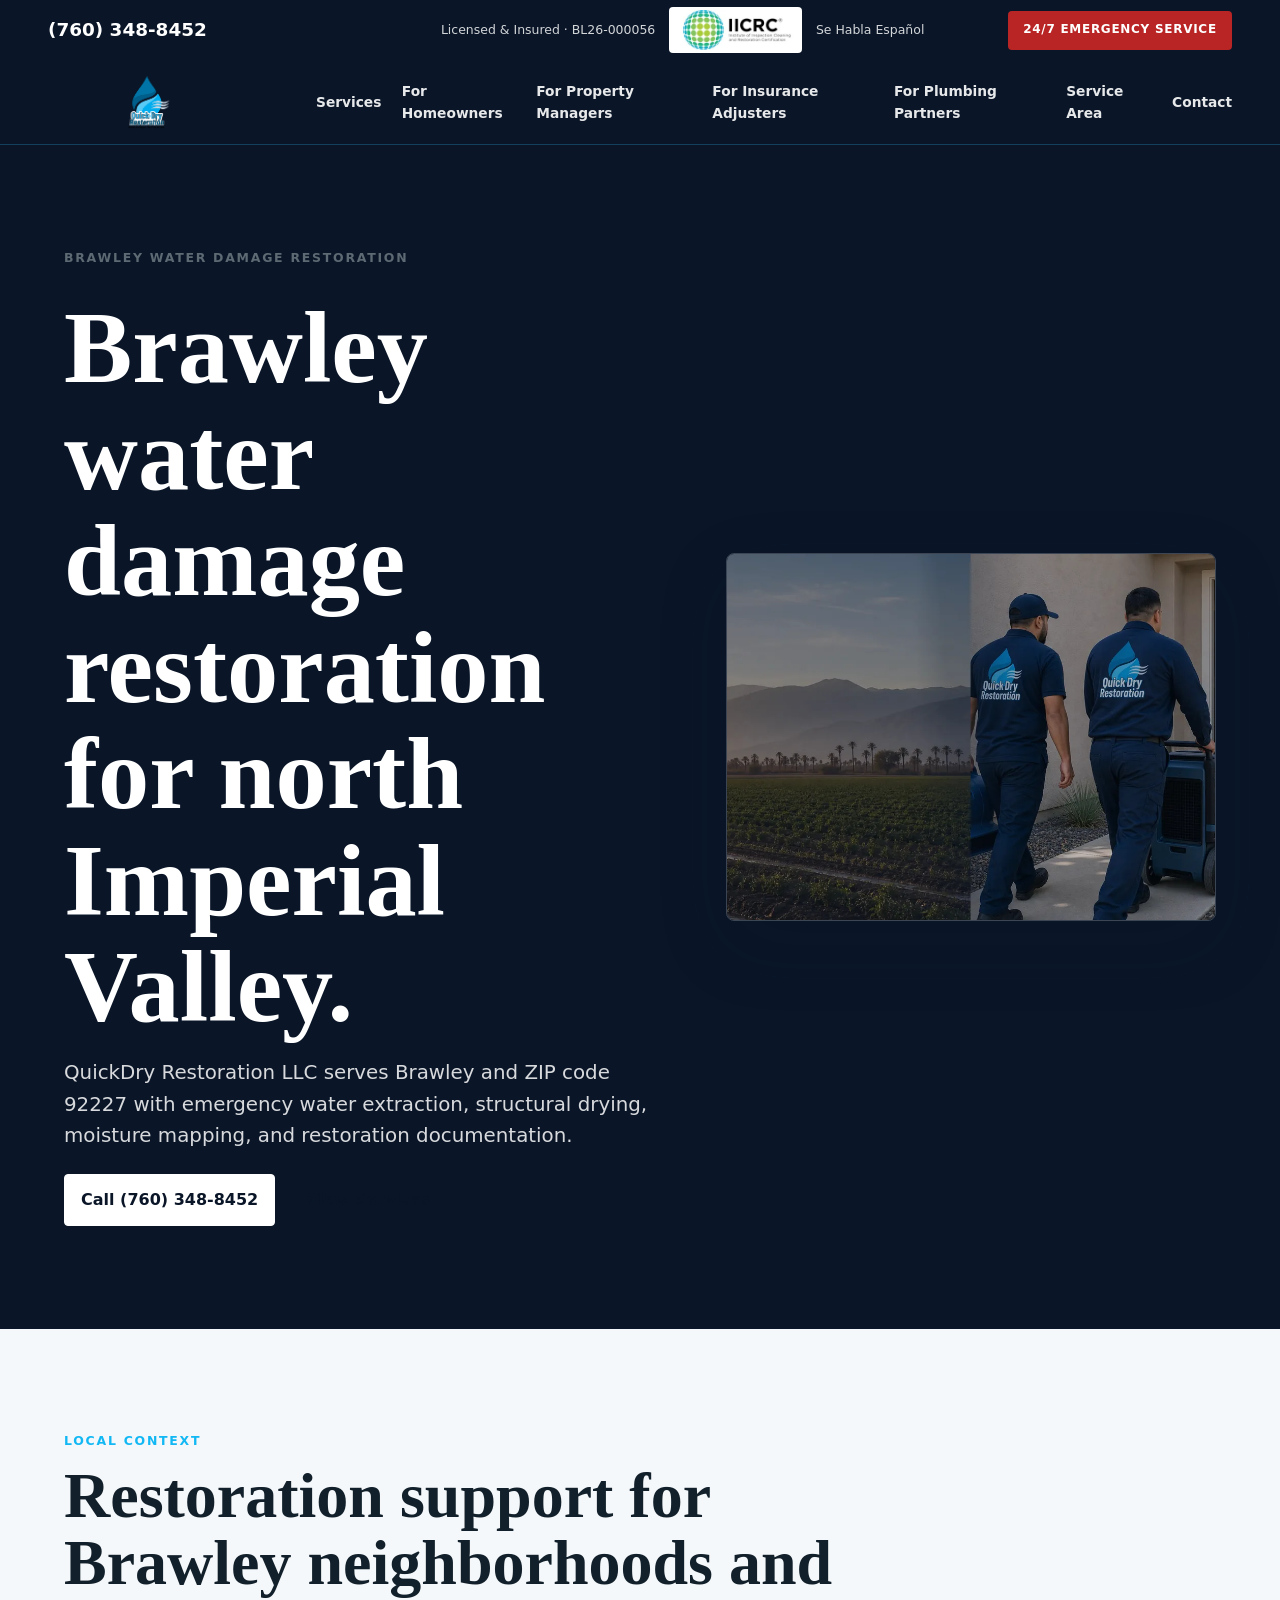
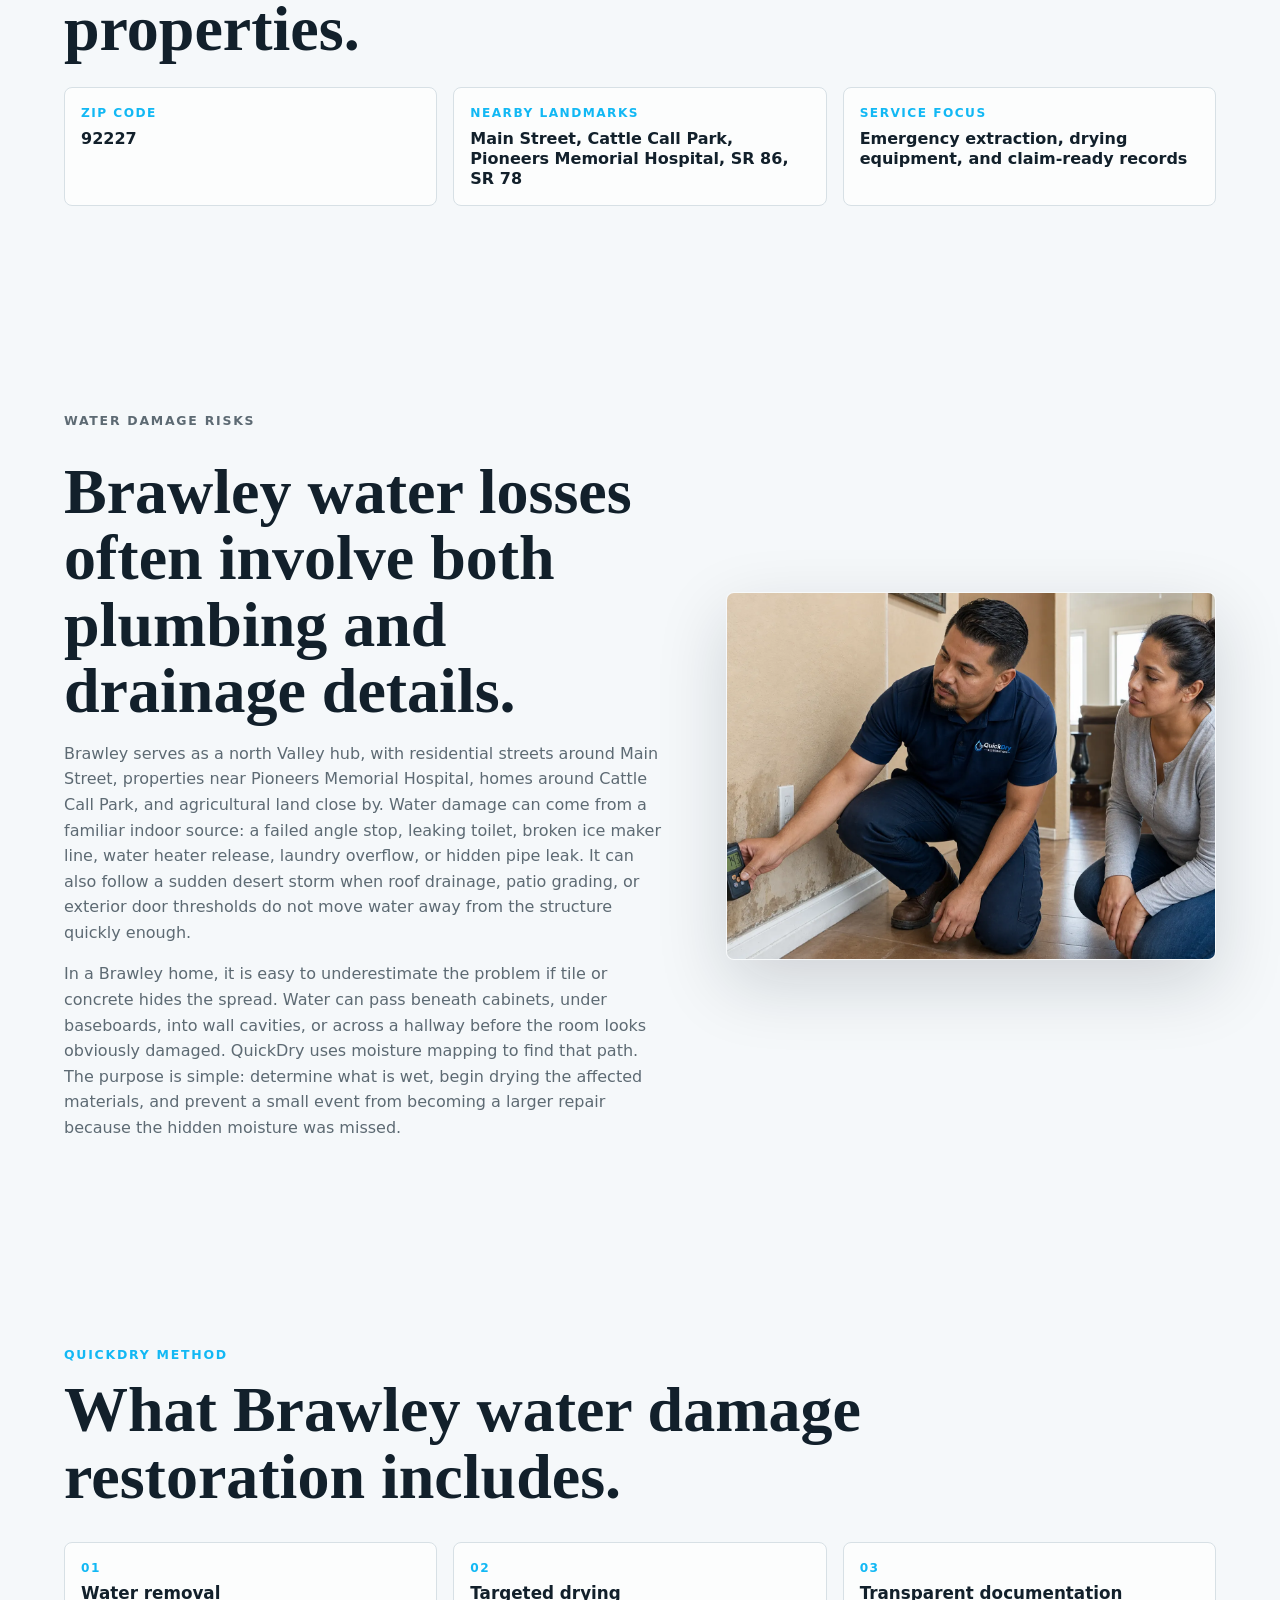
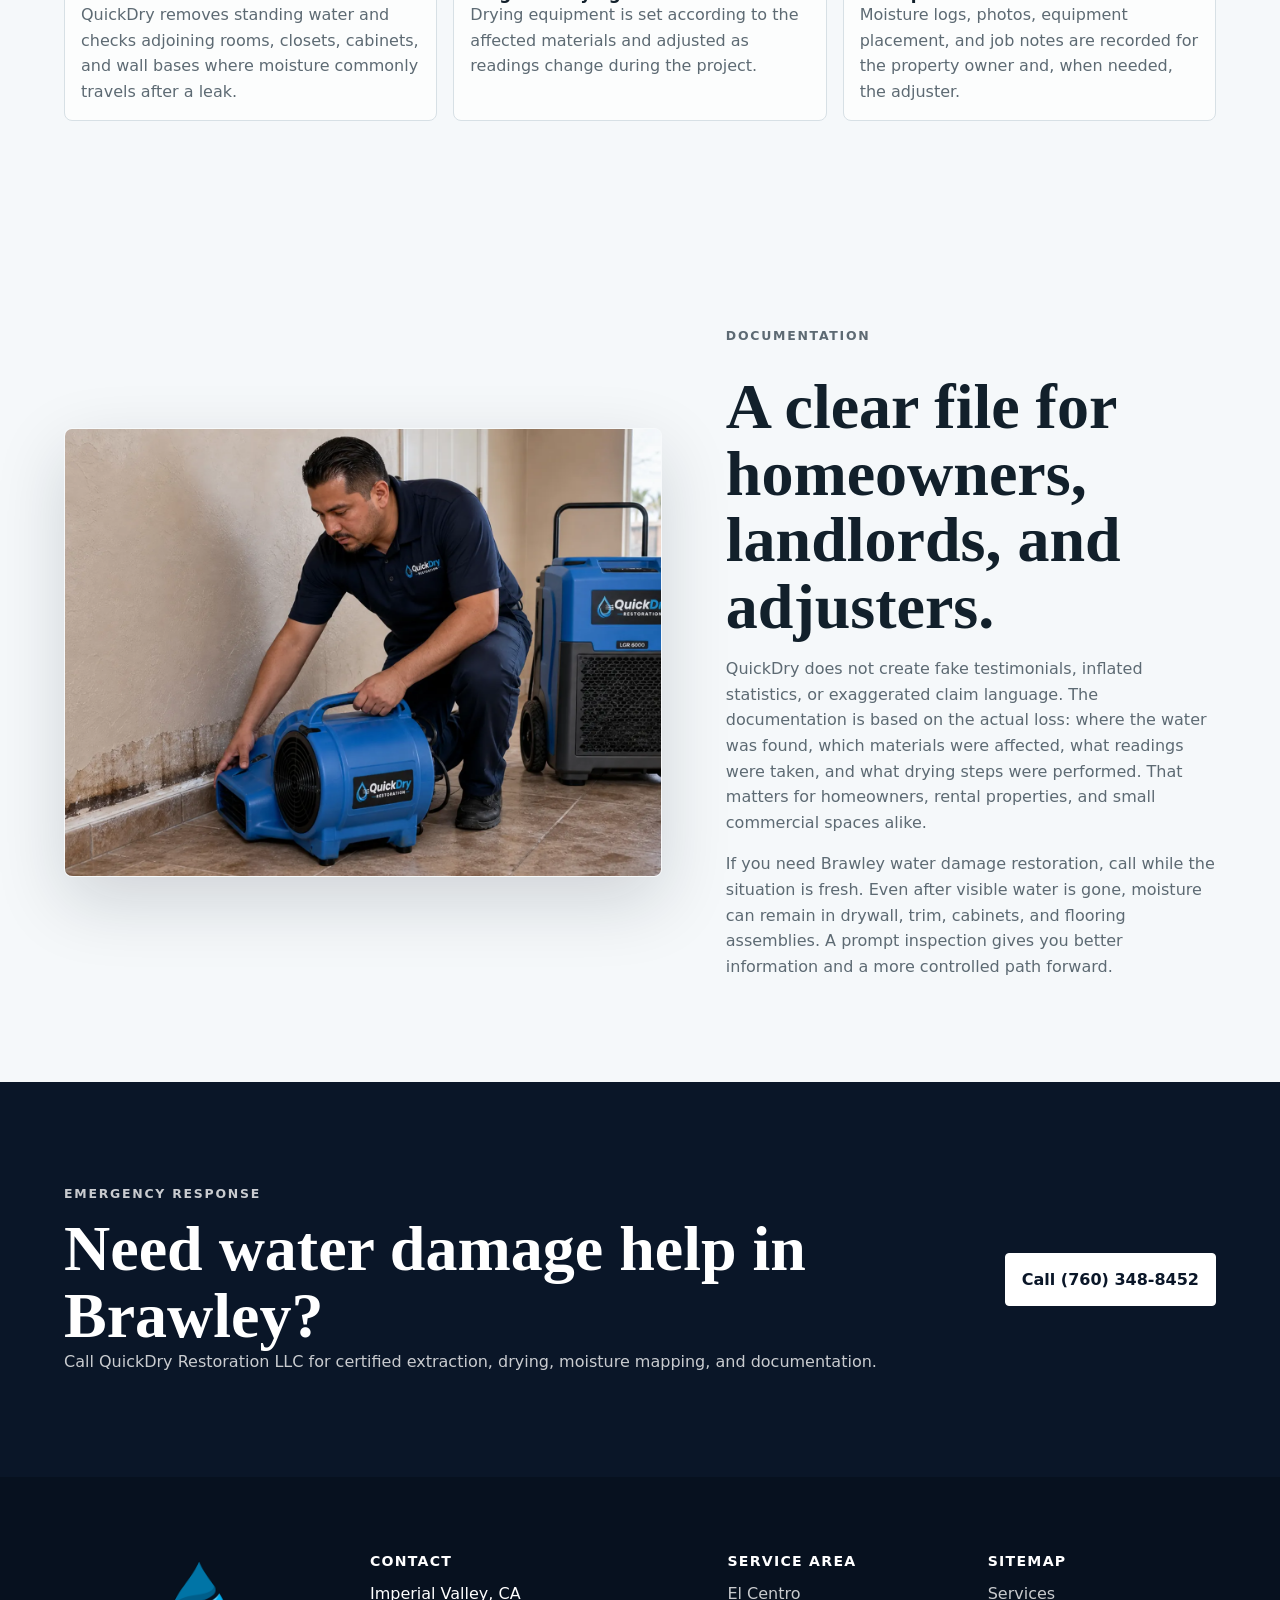
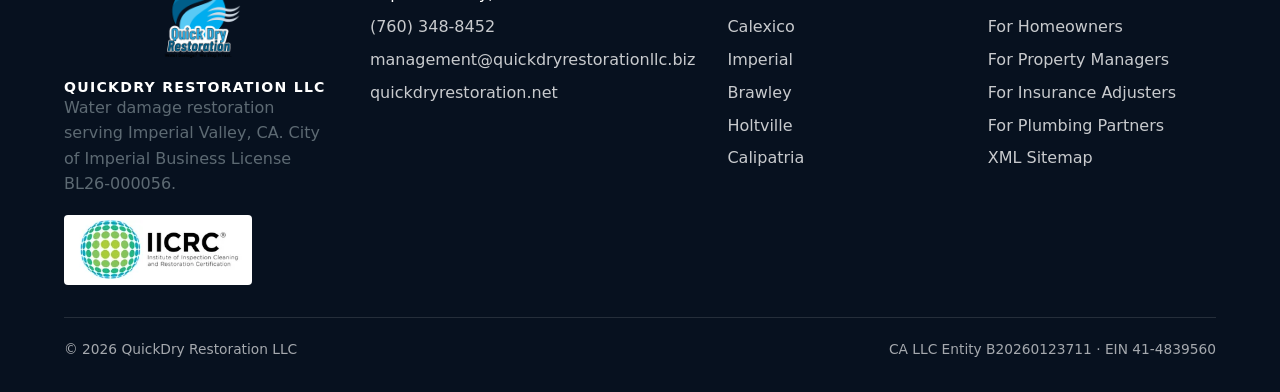
<file: brawley/index.html>
<!doctype html>
<html lang="en">
<head>
  <meta charset="utf-8">
  <meta name="viewport" content="width=device-width, initial-scale=1">
  <title>Brawley Water Damage Restoration | QuickDry Restoration LLC</title>
  <meta name="description" content="Brawley water damage restoration from QuickDry Restoration LLC. Emergency extraction, structural drying, moisture mapping, and documentation for ZIP code 92227.">
  <link rel="canonical" href="https://quickdryrestoration.net/brawley/">
  <meta name="robots" content="index,follow">
  <meta property="og:type" content="website">
  <meta property="og:title" content="Brawley Water Damage Restoration | QuickDry Restoration LLC">
  <meta property="og:description" content="Certified water damage response for Brawley homes, rentals, and properties near Main Street, Cattle Call Park, and north Imperial Valley.">
  <meta property="og:url" content="https://quickdryrestoration.net/brawley/">
  <meta property="og:image" content="https://quickdryrestoration.net/assets/images/og-image.jpg">
  <meta name="twitter:card" content="summary_large_image">
  <link rel="icon" type="image/x-icon" href="/assets/favicons/favicon.ico">
  <link rel="icon" type="image/png" sizes="32x32" href="/assets/favicons/favicon-32x32.png">
  <link rel="icon" type="image/png" sizes="16x16" href="/assets/favicons/favicon-16x16.png">
  <link rel="apple-touch-icon" sizes="180x180" href="/assets/favicons/apple-touch-icon.png">
  <link rel="manifest" href="/site.webmanifest">
  <link rel="stylesheet" href="/styles.css">
  <script type="application/ld+json">
  {"@context":"https://schema.org","@graph":[{"@type":"LocalBusiness","@id":"https://quickdryrestoration.net/#business","name":"QuickDry Restoration LLC","url":"https://quickdryrestoration.net/","logo":"https://quickdryrestoration.net/assets/logo/quickdry-logo.png","image":"https://quickdryrestoration.net/assets/images/og-image.jpg","telephone":"+17603488452","email":"management@quickdryrestorationllc.biz","priceRange":"$$","areaServed":{"@type":"City","name":"Brawley","addressRegion":"CA","postalCode":"92227"},"knowsLanguage":["en","es"],"openingHours":"Mo-Su 00:00-23:59"},{"@type":"Service","@id":"https://quickdryrestoration.net/brawley/#service","name":"Brawley water damage restoration","serviceType":"Water damage restoration","provider":{"@id":"https://quickdryrestoration.net/#business"},"areaServed":{"@type":"City","name":"Brawley","addressRegion":"CA","postalCode":"92227"}},{"@type":"WebPage","@id":"https://quickdryrestoration.net/brawley/#webpage","url":"https://quickdryrestoration.net/brawley/","name":"Brawley Water Damage Restoration","description":"Brawley water damage restoration for homes and properties in ZIP code 92227.","about":{"@id":"https://quickdryrestoration.net/brawley/#service"},"inLanguage":"en-US"},{"@type":"BreadcrumbList","@id":"https://quickdryrestoration.net/brawley/#breadcrumb","itemListElement":[{"@type":"ListItem","position":1,"name":"Home","item":"https://quickdryrestoration.net/"},{"@type":"ListItem","position":2,"name":"Brawley Water Damage Restoration","item":"https://quickdryrestoration.net/brawley/"}]}]}
  </script>
</head>
<body>
  <a class="skip-link" href="#main">Skip to content</a>
  <header class="site-header" aria-label="Site header">
    <div class="utility-bar"><a class="utility-phone" href="tel:+17603488452" aria-label="Call QuickDry Restoration"><span>(760) 348-8452</span></a><div class="utility-badges" aria-label="QuickDry trust signals"><span>Licensed &amp; Insured &middot; BL26-000056</span><span class="iicrc-inline"><img src="/assets/logo/iicrc-logo.webp" width="216" height="90" alt="IICRC"></span><span>Se Habla Espa&ntilde;ol</span></div><a class="emergency-link" href="tel:+17603488452">24/7 Emergency Service</a></div>
    <nav class="main-nav" aria-label="Main navigation"><a class="brand-link" href="/" aria-label="QuickDry Restoration LLC home"><img src="/assets/logo/quickdry-logo.png" width="2032" height="637" alt="QuickDry Restoration LLC"></a><input class="nav-toggle" id="nav-toggle" type="checkbox" aria-label="Toggle navigation"><label class="nav-toggle-label" for="nav-toggle"><span></span><span></span><span></span></label><ul class="nav-links"><li><a href="/#services">Services</a></li><li><a href="/homeowners/">For Homeowners</a></li><li><a href="/property-managers/">For Property Managers</a></li><li><a href="/insurance-adjusters/">For Insurance Adjusters</a></li><li><a href="/plumbing-partners/">For Plumbing Partners</a></li><li><a href="/#service-area">Service Area</a></li><li><a href="/#contact">Contact</a></li></ul></nav>
  </header>

  <main id="main" class="city-page">
    <section class="section city-hero" aria-labelledby="city-title">
      <div class="section-inner">
        <div class="city-copy">
          <p class="eyebrow">Brawley Water Damage Restoration</p>
          <h1 id="city-title">Brawley water damage restoration for north Imperial Valley.</h1>
          <p class="lede">QuickDry Restoration LLC serves Brawley and ZIP code 92227 with emergency water extraction, structural drying, moisture mapping, and restoration documentation.</p>
          <div class="hero-actions"><a class="button light" href="tel:+17603488452">Call (760) 348-8452</a><a class="button secondary" href="/#services">View Services</a></div>
        </div>
        <picture><source srcset="/assets/images/hero-split-composite-1280.webp" type="image/webp"><img src="/assets/images/hero-split-composite-1280.jpg" width="1280" height="720" alt="QuickDry technicians approaching a residential home with drying equipment"></picture>
      </div>
    </section>

    <section class="section" aria-labelledby="local-context-title">
      <div class="section-inner">
        <p class="eyebrow">Local Context</p>
        <h2 id="local-context-title">Restoration support for Brawley neighborhoods and properties.</h2>
        <div class="city-quick-facts" aria-label="Brawley service facts">
          <div><span>ZIP Code</span><strong>92227</strong></div>
          <div><span>Nearby Landmarks</span><strong>Main Street, Cattle Call Park, Pioneers Memorial Hospital, SR 86, SR 78</strong></div>
          <div><span>Service Focus</span><strong>Emergency extraction, drying equipment, and claim-ready records</strong></div>
        </div>
      </div>
    </section>

    <section class="section" aria-labelledby="risk-title">
      <div class="section-inner city-feature">
        <div class="city-copy">
          <p class="eyebrow">Water Damage Risks</p>
          <h2 id="risk-title">Brawley water losses often involve both plumbing and drainage details.</h2>
          <p>Brawley serves as a north Valley hub, with residential streets around Main Street, properties near Pioneers Memorial Hospital, homes around Cattle Call Park, and agricultural land close by. Water damage can come from a familiar indoor source: a failed angle stop, leaking toilet, broken ice maker line, water heater release, laundry overflow, or hidden pipe leak. It can also follow a sudden desert storm when roof drainage, patio grading, or exterior door thresholds do not move water away from the structure quickly enough.</p>
          <p>In a Brawley home, it is easy to underestimate the problem if tile or concrete hides the spread. Water can pass beneath cabinets, under baseboards, into wall cavities, or across a hallway before the room looks obviously damaged. QuickDry uses moisture mapping to find that path. The purpose is simple: determine what is wet, begin drying the affected materials, and prevent a small event from becoming a larger repair because the hidden moisture was missed.</p>
        </div>
        <picture class="city-photo"><source srcset="/assets/images/technician-moisture-assessment.webp" type="image/webp"><img src="/assets/images/technician-moisture-assessment.jpg" width="1200" height="800" alt="QuickDry technician checking a wall with a moisture meter after water damage"></picture>
      </div>
    </section>

    <section class="section" aria-labelledby="process-title">
      <div class="section-inner">
        <p class="eyebrow">QuickDry Method</p>
        <h2 id="process-title">What Brawley water damage restoration includes.</h2>
        <div class="city-grid">
          <article class="city-card"><span>01</span><h3>Water removal</h3><p>QuickDry removes standing water and checks adjoining rooms, closets, cabinets, and wall bases where moisture commonly travels after a leak.</p></article>
          <article class="city-card"><span>02</span><h3>Targeted drying</h3><p>Drying equipment is set according to the affected materials and adjusted as readings change during the project.</p></article>
          <article class="city-card"><span>03</span><h3>Transparent documentation</h3><p>Moisture logs, photos, equipment placement, and job notes are recorded for the property owner and, when needed, the adjuster.</p></article>
        </div>
      </div>
    </section>

    <section class="section" aria-labelledby="documentation-title">
      <div class="section-inner city-feature">
        <picture class="city-photo"><source srcset="/assets/images/service-structural-drying.webp" type="image/webp"><img src="/assets/images/service-structural-drying.jpg" width="1200" height="800" alt="QuickDry technician placing an air mover after a water damage event"></picture>
        <div class="city-copy">
          <p class="eyebrow">Documentation</p>
          <h2 id="documentation-title">A clear file for homeowners, landlords, and adjusters.</h2>
          <p>QuickDry does not create fake testimonials, inflated statistics, or exaggerated claim language. The documentation is based on the actual loss: where the water was found, which materials were affected, what readings were taken, and what drying steps were performed. That matters for homeowners, rental properties, and small commercial spaces alike.</p>
          <p>If you need Brawley water damage restoration, call while the situation is fresh. Even after visible water is gone, moisture can remain in drywall, trim, cabinets, and flooring assemblies. A prompt inspection gives you better information and a more controlled path forward.</p>
        </div>
      </div>
    </section>

    <section class="section city-cta" aria-labelledby="cta-title">
      <div class="section-inner"><div><p class="eyebrow">Emergency Response</p><h2 id="cta-title">Need water damage help in Brawley?</h2><p>Call QuickDry Restoration LLC for certified extraction, drying, moisture mapping, and documentation.</p></div><a class="button light" href="tel:+17603488452">Call (760) 348-8452</a></div>
    </section>
  </main>

  <footer class="footer" aria-label="Footer">
    <div class="footer-grid"><div><img class="footer-logo" src="/assets/logo/quickdry-logo.png" width="2032" height="637" alt="QuickDry Restoration LLC"><h2>QuickDry Restoration LLC</h2><p>Water damage restoration serving Imperial Valley, CA. City of Imperial Business License BL26-000056.</p><img class="footer-iicrc" src="/assets/logo/iicrc-logo.webp" width="216" height="90" alt="IICRC"></div><div><h3>Contact</h3><ul><li>Imperial Valley, CA</li><li><a href="tel:+17603488452">(760) 348-8452</a></li><li><a href="mailto:management@quickdryrestorationllc.biz">management@quickdryrestorationllc.biz</a></li><li><a href="https://quickdryrestoration.net/">quickdryrestoration.net</a></li></ul></div><div><h3>Service Area</h3><ul><li><a href="/el-centro/">El Centro</a></li><li><a href="/calexico/">Calexico</a></li><li><a href="/imperial/">Imperial</a></li><li><a href="/brawley/">Brawley</a></li><li><a href="/holtville/">Holtville</a></li><li><a href="/calipatria/">Calipatria</a></li></ul></div><div><h3>Sitemap</h3><ul><li><a href="/#services">Services</a></li><li><a href="/homeowners/">For Homeowners</a></li><li><a href="/property-managers/">For Property Managers</a></li><li><a href="/insurance-adjusters/">For Insurance Adjusters</a></li><li><a href="/plumbing-partners/">For Plumbing Partners</a></li><li><a href="/sitemap.xml">XML Sitemap</a></li></ul></div></div>
    <div class="footer-bottom"><span>&copy; 2026 QuickDry Restoration LLC</span><span>CA LLC Entity B20260123711 &middot; EIN 41-4839560</span></div>
  </footer>
</body>
</html>
</file>
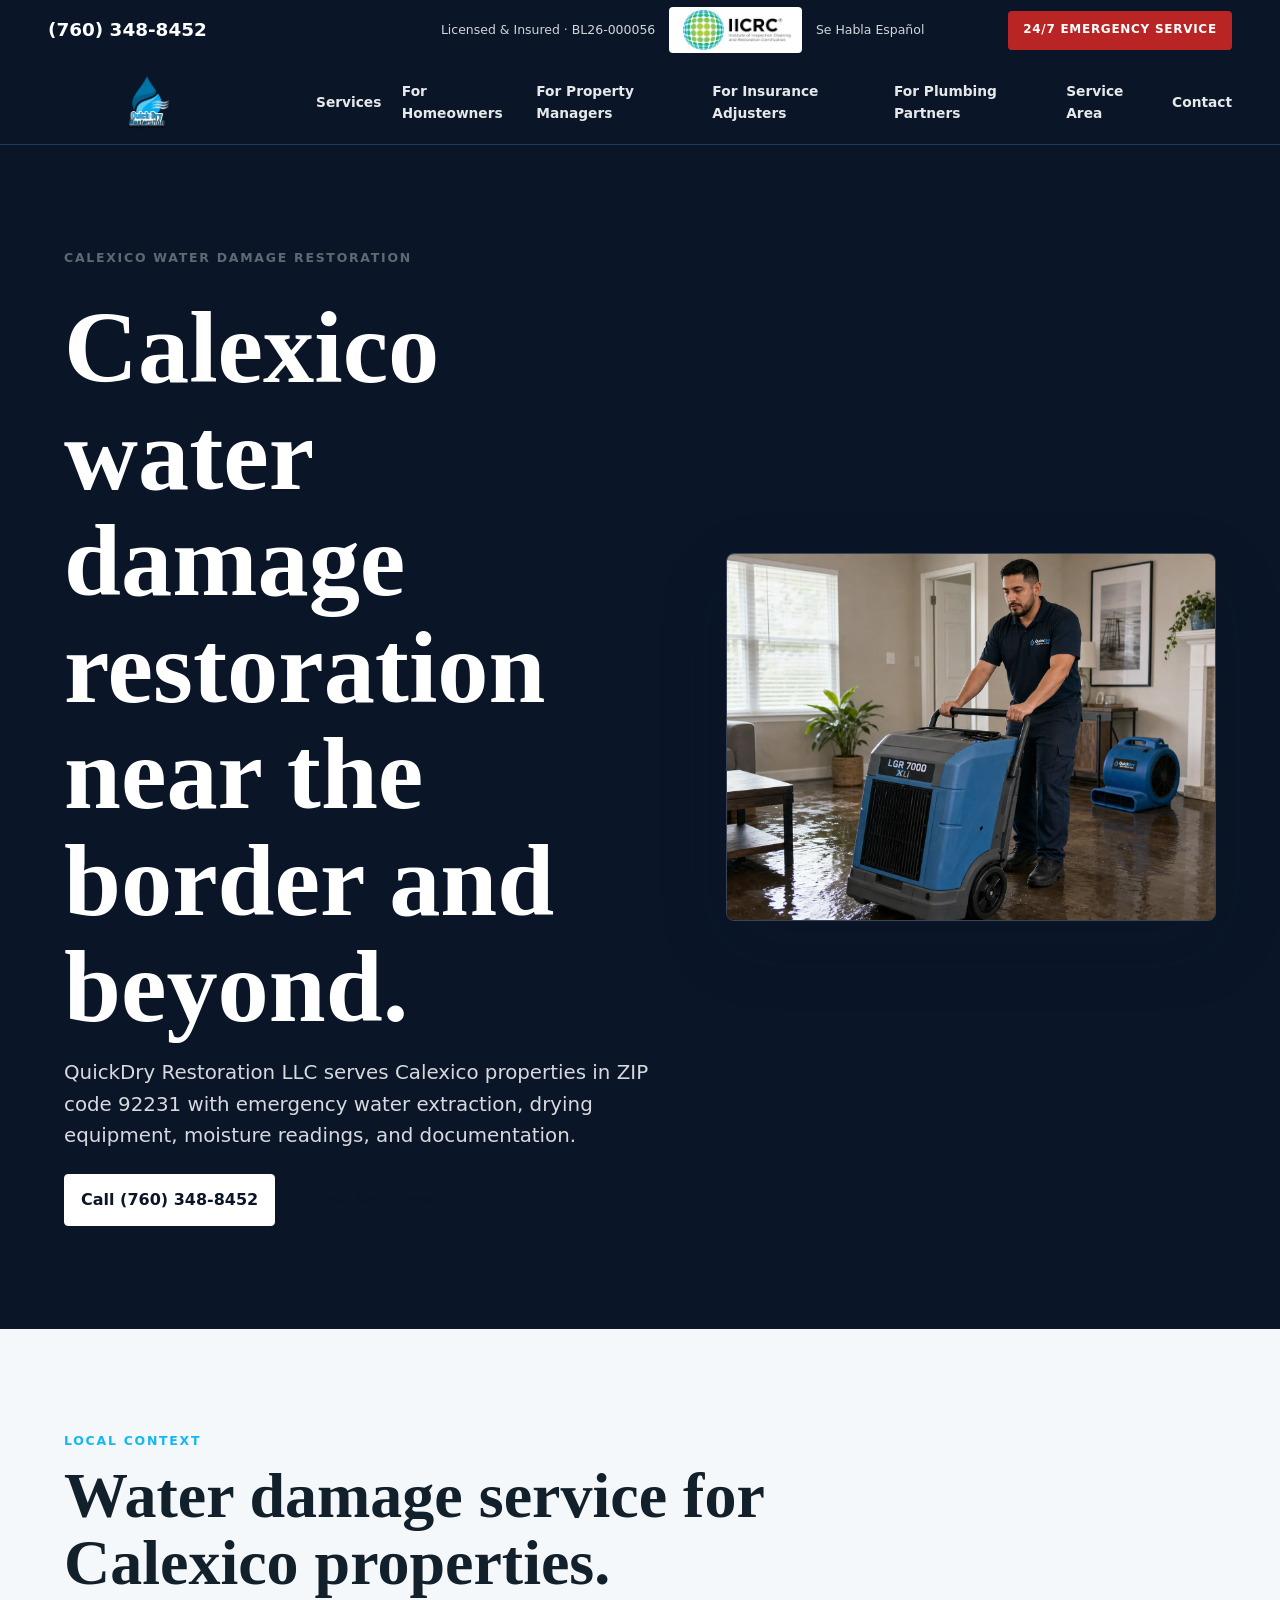
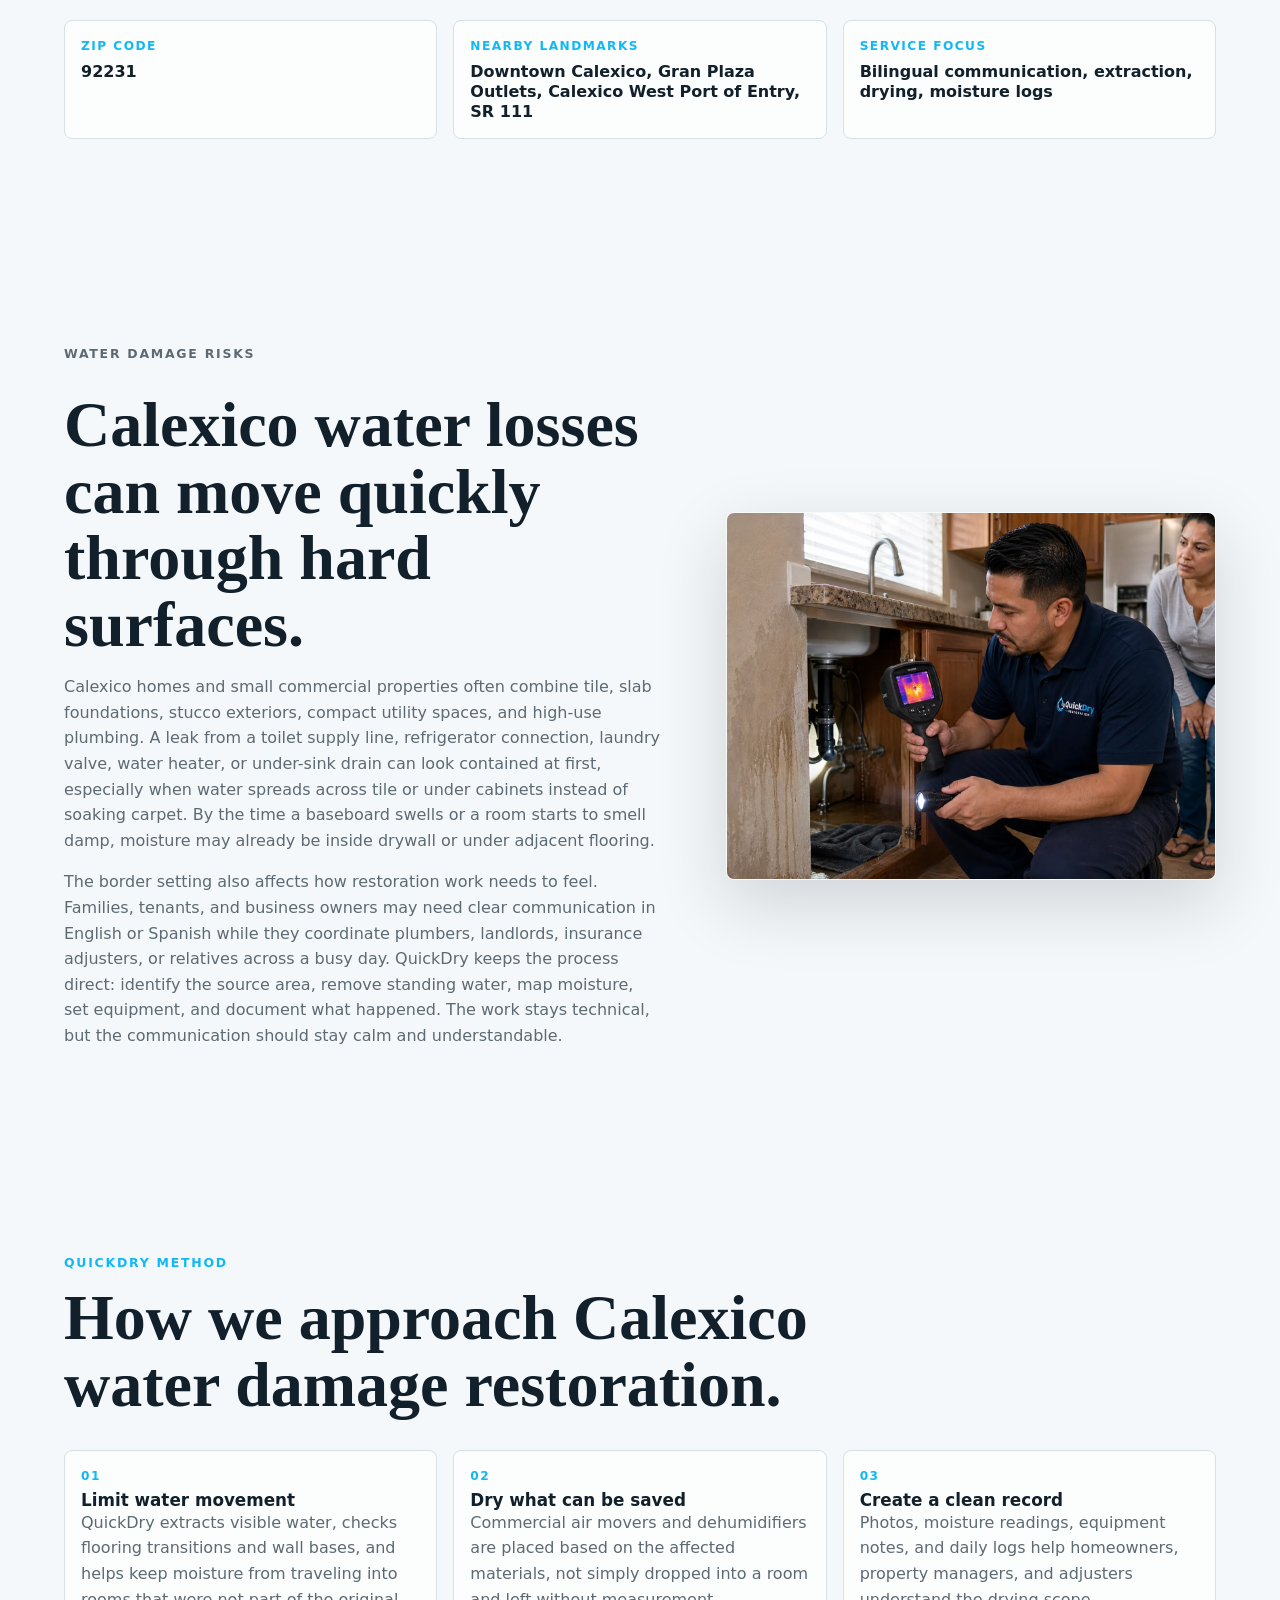
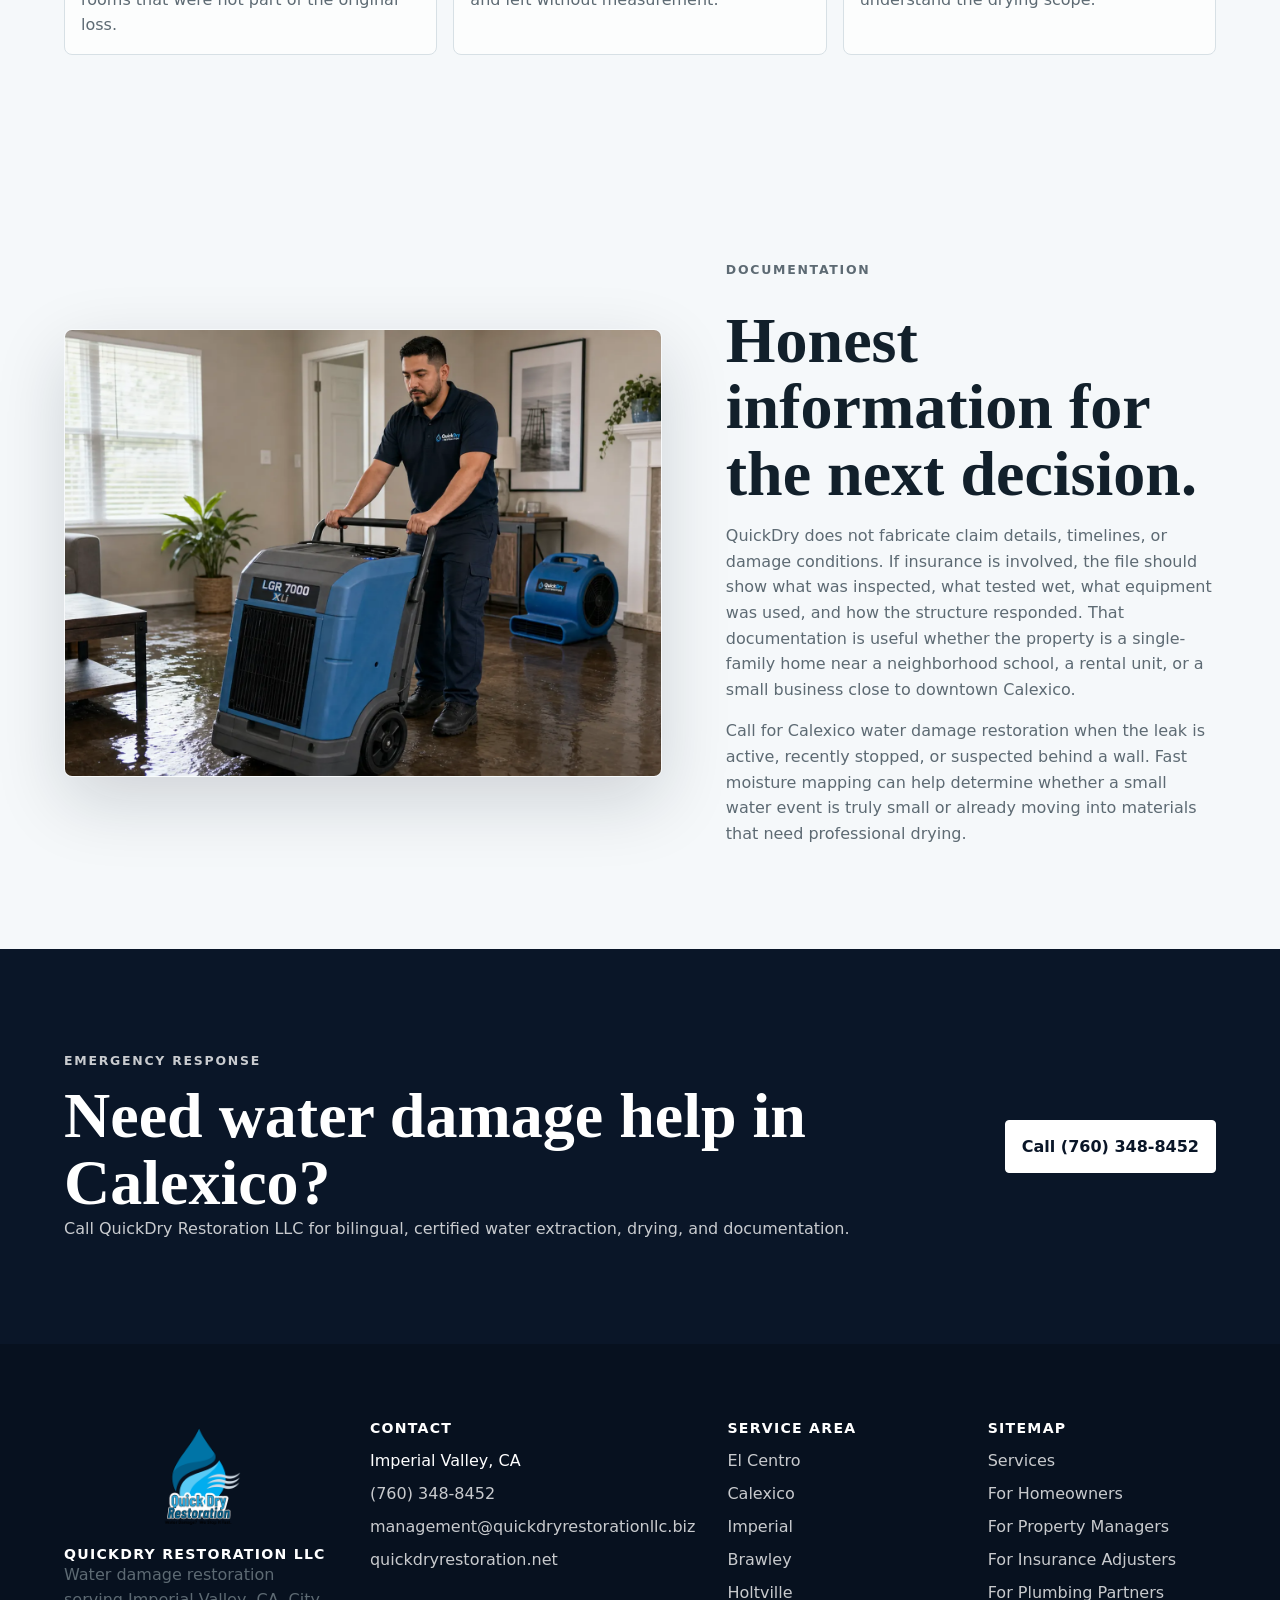
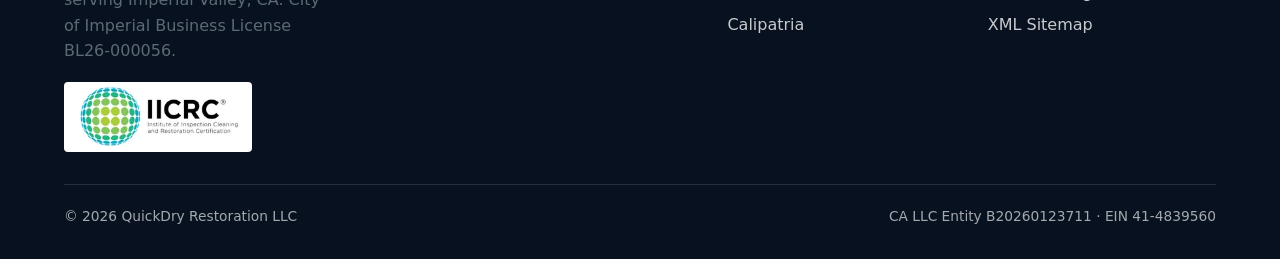
<file: calexico/index.html>
<!doctype html>
<html lang="en">
<head>
  <meta charset="utf-8">
  <meta name="viewport" content="width=device-width, initial-scale=1">
  <title>Calexico Water Damage Restoration | QuickDry Restoration LLC</title>
  <meta name="description" content="Calexico water damage restoration from QuickDry Restoration LLC. Emergency extraction, structural drying, moisture mapping, and documentation for ZIP code 92231.">
  <link rel="canonical" href="https://quickdryrestoration.net/calexico/">
  <meta name="robots" content="index,follow">
  <meta property="og:type" content="website">
  <meta property="og:title" content="Calexico Water Damage Restoration | QuickDry Restoration LLC">
  <meta property="og:description" content="Certified water damage response for Calexico homes and properties near the border, downtown, and Imperial Valley neighborhoods.">
  <meta property="og:url" content="https://quickdryrestoration.net/calexico/">
  <meta property="og:image" content="https://quickdryrestoration.net/assets/images/og-image.jpg">
  <meta name="twitter:card" content="summary_large_image">
  <link rel="icon" type="image/x-icon" href="/assets/favicons/favicon.ico">
  <link rel="icon" type="image/png" sizes="32x32" href="/assets/favicons/favicon-32x32.png">
  <link rel="icon" type="image/png" sizes="16x16" href="/assets/favicons/favicon-16x16.png">
  <link rel="apple-touch-icon" sizes="180x180" href="/assets/favicons/apple-touch-icon.png">
  <link rel="manifest" href="/site.webmanifest">
  <link rel="stylesheet" href="/styles.css">
  <script type="application/ld+json">
  {"@context":"https://schema.org","@graph":[{"@type":"LocalBusiness","@id":"https://quickdryrestoration.net/#business","name":"QuickDry Restoration LLC","url":"https://quickdryrestoration.net/","logo":"https://quickdryrestoration.net/assets/logo/quickdry-logo.png","image":"https://quickdryrestoration.net/assets/images/og-image.jpg","telephone":"+17603488452","email":"management@quickdryrestorationllc.biz","priceRange":"$$","areaServed":{"@type":"City","name":"Calexico","addressRegion":"CA","postalCode":"92231"},"knowsLanguage":["en","es"],"openingHours":"Mo-Su 00:00-23:59"},{"@type":"Service","@id":"https://quickdryrestoration.net/calexico/#service","name":"Calexico water damage restoration","serviceType":"Water damage restoration","provider":{"@id":"https://quickdryrestoration.net/#business"},"areaServed":{"@type":"City","name":"Calexico","addressRegion":"CA","postalCode":"92231"}},{"@type":"WebPage","@id":"https://quickdryrestoration.net/calexico/#webpage","url":"https://quickdryrestoration.net/calexico/","name":"Calexico Water Damage Restoration","description":"Calexico water damage restoration for homes and properties in ZIP code 92231.","about":{"@id":"https://quickdryrestoration.net/calexico/#service"},"inLanguage":"en-US"},{"@type":"BreadcrumbList","@id":"https://quickdryrestoration.net/calexico/#breadcrumb","itemListElement":[{"@type":"ListItem","position":1,"name":"Home","item":"https://quickdryrestoration.net/"},{"@type":"ListItem","position":2,"name":"Calexico Water Damage Restoration","item":"https://quickdryrestoration.net/calexico/"}]}]}
  </script>
</head>
<body>
  <a class="skip-link" href="#main">Skip to content</a>
  <header class="site-header" aria-label="Site header">
    <div class="utility-bar"><a class="utility-phone" href="tel:+17603488452" aria-label="Call QuickDry Restoration"><span>(760) 348-8452</span></a><div class="utility-badges" aria-label="QuickDry trust signals"><span>Licensed &amp; Insured &middot; BL26-000056</span><span class="iicrc-inline"><img src="/assets/logo/iicrc-logo.webp" width="216" height="90" alt="IICRC"></span><span>Se Habla Espa&ntilde;ol</span></div><a class="emergency-link" href="tel:+17603488452">24/7 Emergency Service</a></div>
    <nav class="main-nav" aria-label="Main navigation"><a class="brand-link" href="/" aria-label="QuickDry Restoration LLC home"><img src="/assets/logo/quickdry-logo.png" width="2032" height="637" alt="QuickDry Restoration LLC"></a><input class="nav-toggle" id="nav-toggle" type="checkbox" aria-label="Toggle navigation"><label class="nav-toggle-label" for="nav-toggle"><span></span><span></span><span></span></label><ul class="nav-links"><li><a href="/#services">Services</a></li><li><a href="/homeowners/">For Homeowners</a></li><li><a href="/property-managers/">For Property Managers</a></li><li><a href="/insurance-adjusters/">For Insurance Adjusters</a></li><li><a href="/plumbing-partners/">For Plumbing Partners</a></li><li><a href="/#service-area">Service Area</a></li><li><a href="/#contact">Contact</a></li></ul></nav>
  </header>

  <main id="main" class="city-page">
    <section class="section city-hero" aria-labelledby="city-title">
      <div class="section-inner">
        <div class="city-copy">
          <p class="eyebrow">Calexico Water Damage Restoration</p>
          <h1 id="city-title">Calexico water damage restoration near the border and beyond.</h1>
          <p class="lede">QuickDry Restoration LLC serves Calexico properties in ZIP code 92231 with emergency water extraction, drying equipment, moisture readings, and documentation.</p>
          <div class="hero-actions"><a class="button light" href="tel:+17603488452">Call (760) 348-8452</a><a class="button secondary" href="/#services">View Services</a></div>
        </div>
        <picture><source srcset="/assets/images/technician-equipment-setup.webp" type="image/webp"><img src="/assets/images/technician-equipment-setup.jpg" width="1200" height="800" alt="QuickDry technician positioning drying equipment in a residential home"></picture>
      </div>
    </section>

    <section class="section" aria-labelledby="local-context-title">
      <div class="section-inner">
        <p class="eyebrow">Local Context</p>
        <h2 id="local-context-title">Water damage service for Calexico properties.</h2>
        <div class="city-quick-facts" aria-label="Calexico service facts">
          <div><span>ZIP Code</span><strong>92231</strong></div>
          <div><span>Nearby Landmarks</span><strong>Downtown Calexico, Gran Plaza Outlets, Calexico West Port of Entry, SR 111</strong></div>
          <div><span>Service Focus</span><strong>Bilingual communication, extraction, drying, moisture logs</strong></div>
        </div>
      </div>
    </section>

    <section class="section" aria-labelledby="risk-title">
      <div class="section-inner city-feature">
        <div class="city-copy">
          <p class="eyebrow">Water Damage Risks</p>
          <h2 id="risk-title">Calexico water losses can move quickly through hard surfaces.</h2>
          <p>Calexico homes and small commercial properties often combine tile, slab foundations, stucco exteriors, compact utility spaces, and high-use plumbing. A leak from a toilet supply line, refrigerator connection, laundry valve, water heater, or under-sink drain can look contained at first, especially when water spreads across tile or under cabinets instead of soaking carpet. By the time a baseboard swells or a room starts to smell damp, moisture may already be inside drywall or under adjacent flooring.</p>
          <p>The border setting also affects how restoration work needs to feel. Families, tenants, and business owners may need clear communication in English or Spanish while they coordinate plumbers, landlords, insurance adjusters, or relatives across a busy day. QuickDry keeps the process direct: identify the source area, remove standing water, map moisture, set equipment, and document what happened. The work stays technical, but the communication should stay calm and understandable.</p>
        </div>
        <picture class="city-photo"><source srcset="/assets/images/service-leak-response.webp" type="image/webp"><img src="/assets/images/service-leak-response.jpg" width="1200" height="800" alt="QuickDry technician inspecting a kitchen leak with a thermal camera"></picture>
      </div>
    </section>

    <section class="section" aria-labelledby="process-title">
      <div class="section-inner">
        <p class="eyebrow">QuickDry Method</p>
        <h2 id="process-title">How we approach Calexico water damage restoration.</h2>
        <div class="city-grid">
          <article class="city-card"><span>01</span><h3>Limit water movement</h3><p>QuickDry extracts visible water, checks flooring transitions and wall bases, and helps keep moisture from traveling into rooms that were not part of the original loss.</p></article>
          <article class="city-card"><span>02</span><h3>Dry what can be saved</h3><p>Commercial air movers and dehumidifiers are placed based on the affected materials, not simply dropped into a room and left without measurement.</p></article>
          <article class="city-card"><span>03</span><h3>Create a clean record</h3><p>Photos, moisture readings, equipment notes, and daily logs help homeowners, property managers, and adjusters understand the drying scope.</p></article>
        </div>
      </div>
    </section>

    <section class="section" aria-labelledby="documentation-title">
      <div class="section-inner city-feature">
        <picture class="city-photo"><source srcset="/assets/images/technician-equipment-setup.webp" type="image/webp"><img src="/assets/images/technician-equipment-setup.jpg" width="1200" height="800" alt="QuickDry technician rolling a dehumidifier into position"></picture>
        <div class="city-copy">
          <p class="eyebrow">Documentation</p>
          <h2 id="documentation-title">Honest information for the next decision.</h2>
          <p>QuickDry does not fabricate claim details, timelines, or damage conditions. If insurance is involved, the file should show what was inspected, what tested wet, what equipment was used, and how the structure responded. That documentation is useful whether the property is a single-family home near a neighborhood school, a rental unit, or a small business close to downtown Calexico.</p>
          <p>Call for Calexico water damage restoration when the leak is active, recently stopped, or suspected behind a wall. Fast moisture mapping can help determine whether a small water event is truly small or already moving into materials that need professional drying.</p>
        </div>
      </div>
    </section>

    <section class="section city-cta" aria-labelledby="cta-title">
      <div class="section-inner"><div><p class="eyebrow">Emergency Response</p><h2 id="cta-title">Need water damage help in Calexico?</h2><p>Call QuickDry Restoration LLC for bilingual, certified water extraction, drying, and documentation.</p></div><a class="button light" href="tel:+17603488452">Call (760) 348-8452</a></div>
    </section>
  </main>

  <footer class="footer" aria-label="Footer">
    <div class="footer-grid"><div><img class="footer-logo" src="/assets/logo/quickdry-logo.png" width="2032" height="637" alt="QuickDry Restoration LLC"><h2>QuickDry Restoration LLC</h2><p>Water damage restoration serving Imperial Valley, CA. City of Imperial Business License BL26-000056.</p><img class="footer-iicrc" src="/assets/logo/iicrc-logo.webp" width="216" height="90" alt="IICRC"></div><div><h3>Contact</h3><ul><li>Imperial Valley, CA</li><li><a href="tel:+17603488452">(760) 348-8452</a></li><li><a href="mailto:management@quickdryrestorationllc.biz">management@quickdryrestorationllc.biz</a></li><li><a href="https://quickdryrestoration.net/">quickdryrestoration.net</a></li></ul></div><div><h3>Service Area</h3><ul><li><a href="/el-centro/">El Centro</a></li><li><a href="/calexico/">Calexico</a></li><li><a href="/imperial/">Imperial</a></li><li><a href="/brawley/">Brawley</a></li><li><a href="/holtville/">Holtville</a></li><li><a href="/calipatria/">Calipatria</a></li></ul></div><div><h3>Sitemap</h3><ul><li><a href="/#services">Services</a></li><li><a href="/homeowners/">For Homeowners</a></li><li><a href="/property-managers/">For Property Managers</a></li><li><a href="/insurance-adjusters/">For Insurance Adjusters</a></li><li><a href="/plumbing-partners/">For Plumbing Partners</a></li><li><a href="/sitemap.xml">XML Sitemap</a></li></ul></div></div>
    <div class="footer-bottom"><span>&copy; 2026 QuickDry Restoration LLC</span><span>CA LLC Entity B20260123711 &middot; EIN 41-4839560</span></div>
  </footer>
</body>
</html>
</file>
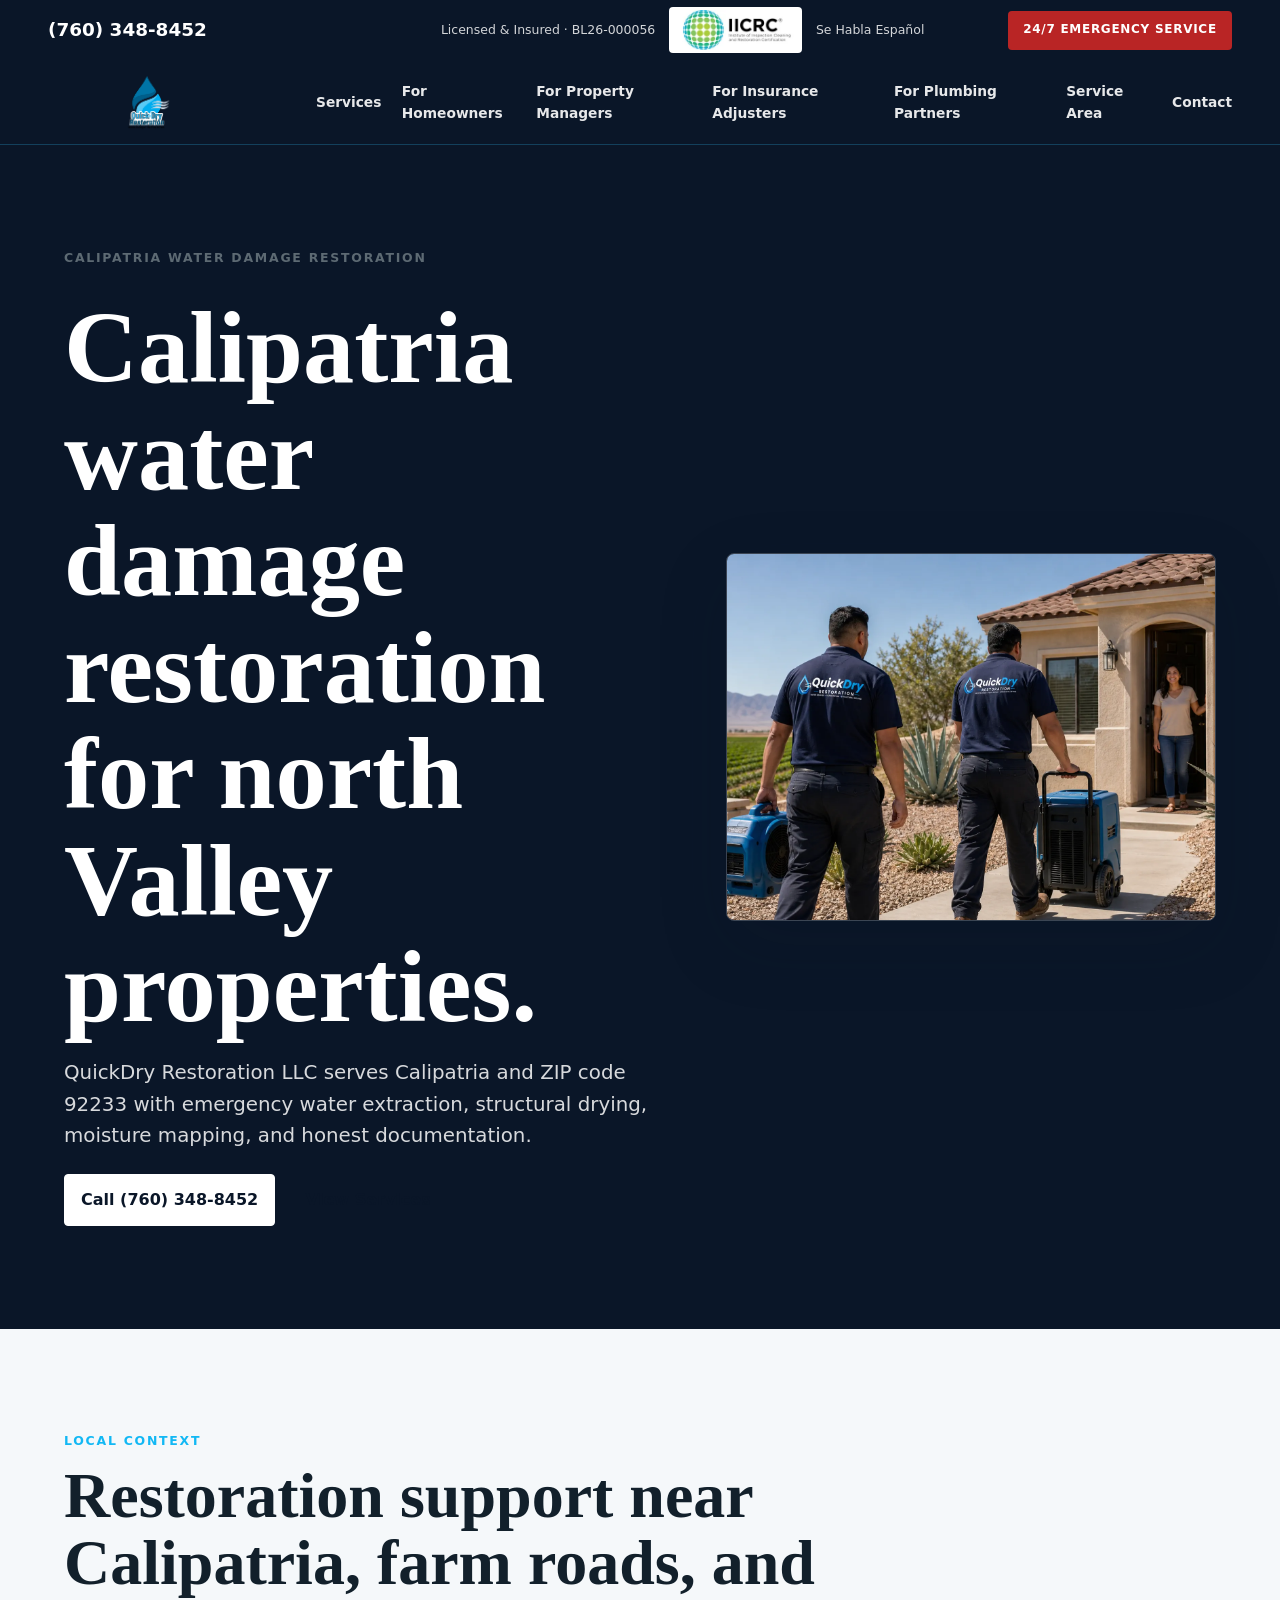
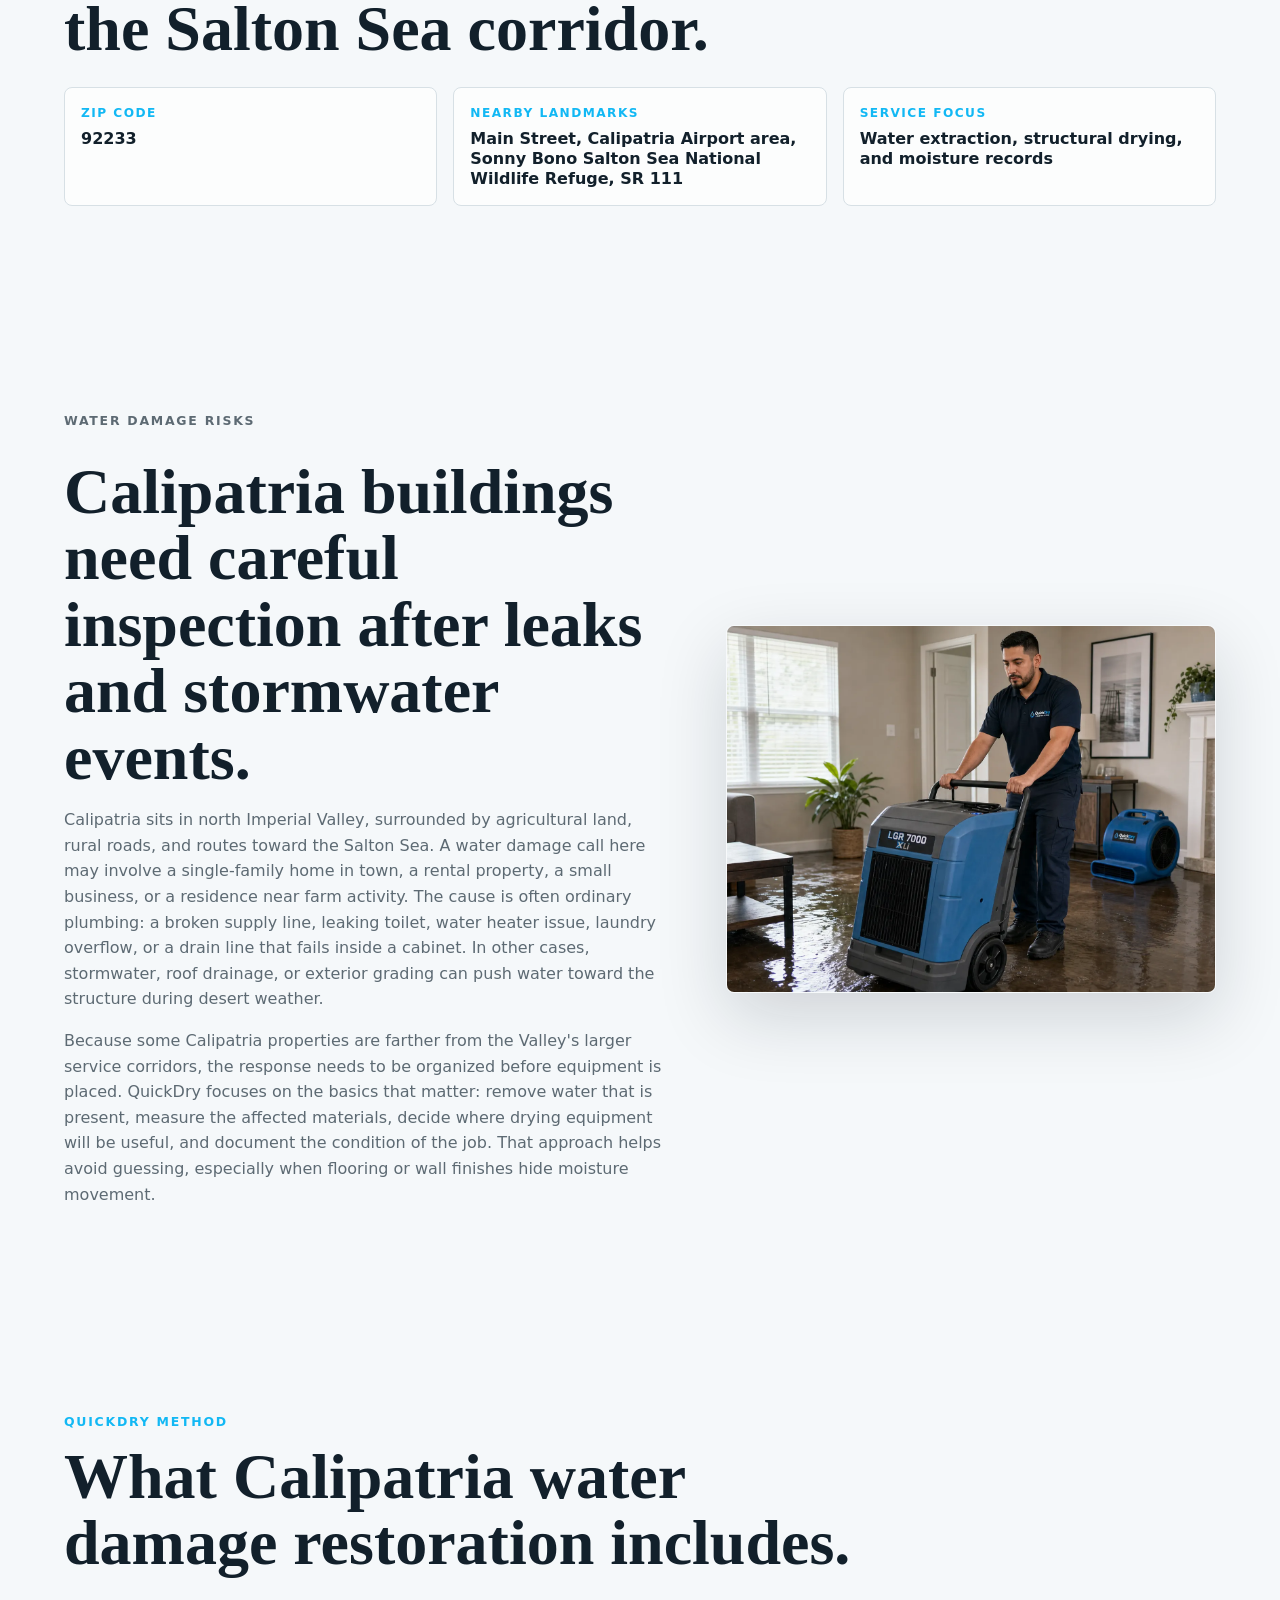
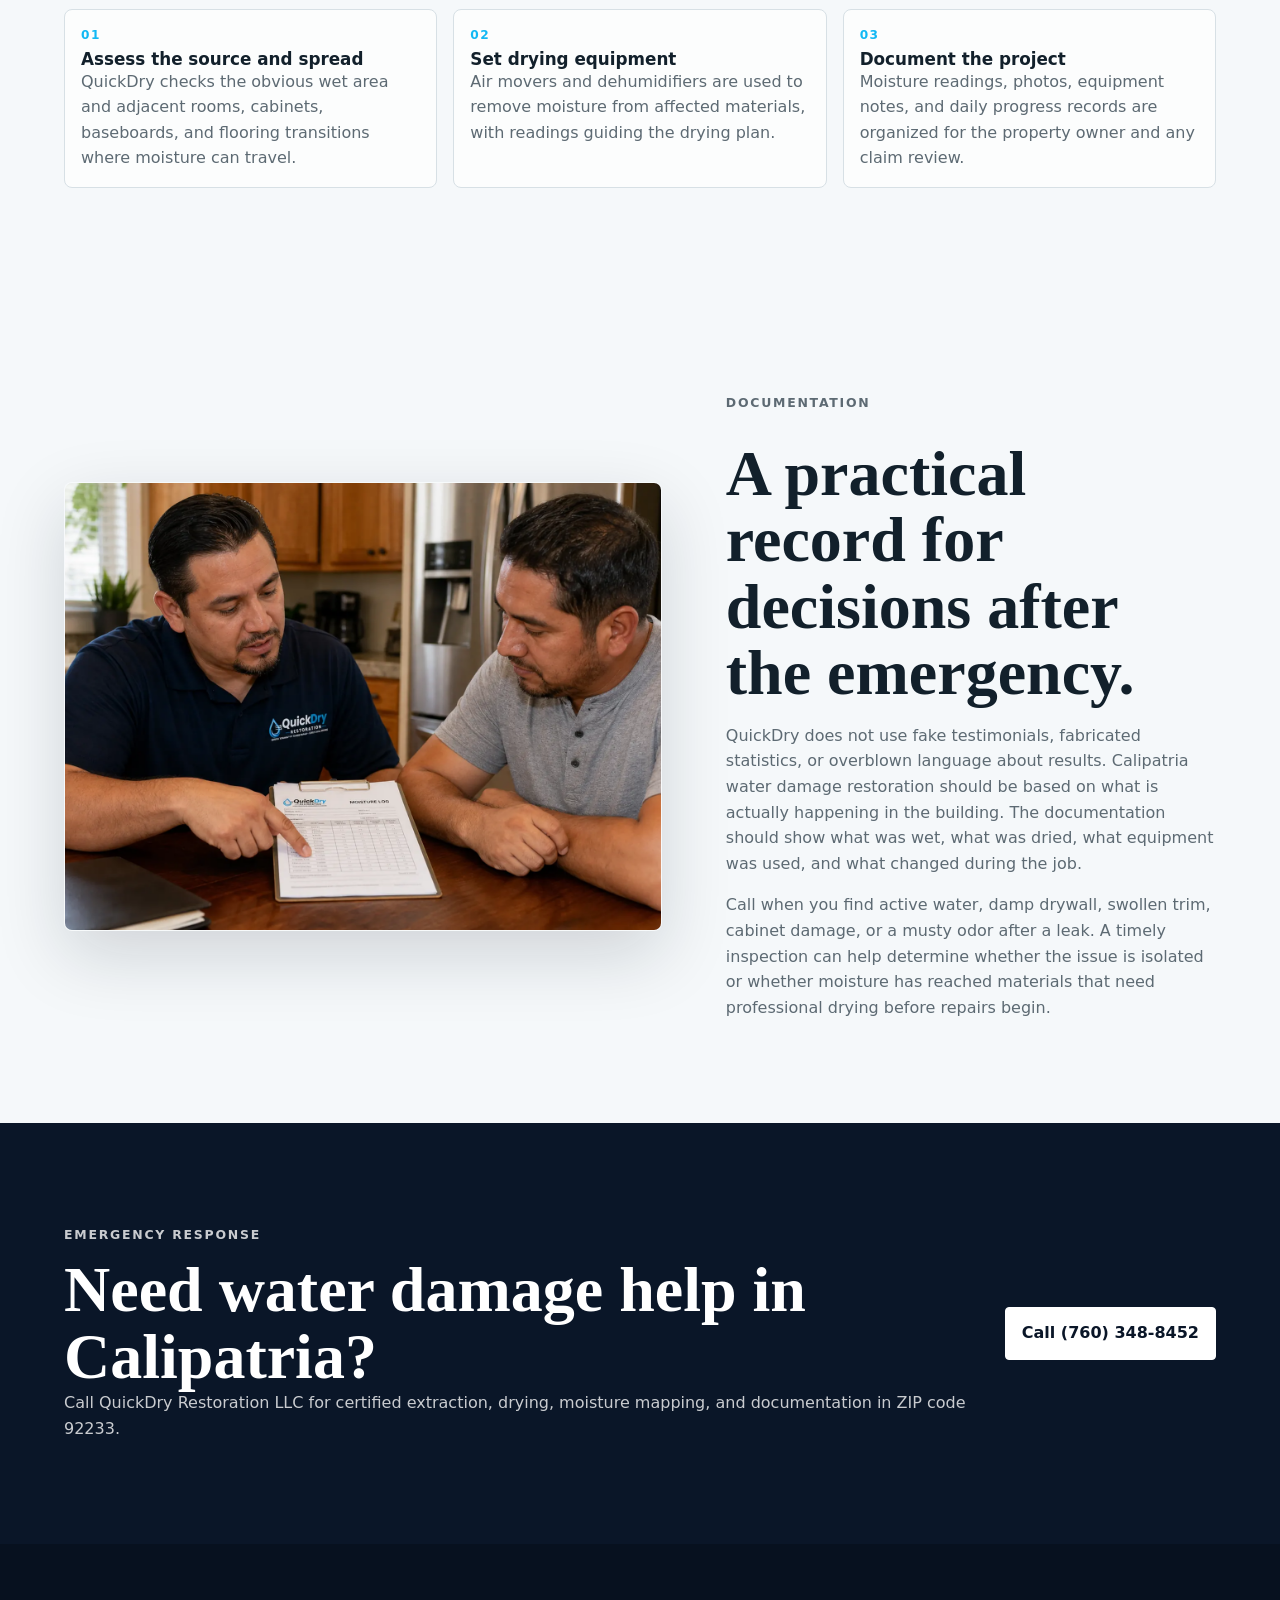
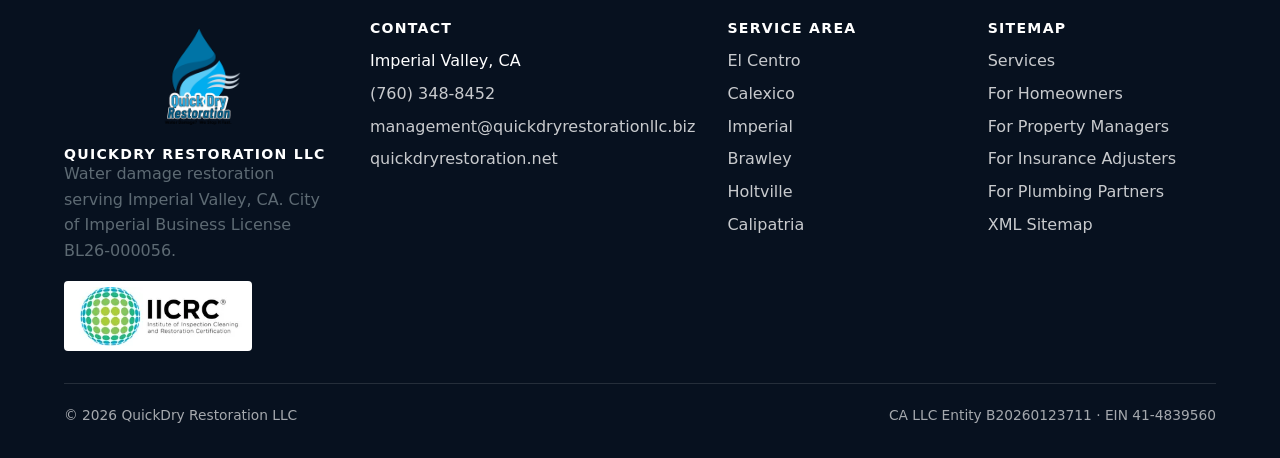
<file: calipatria/index.html>
<!doctype html>
<html lang="en">
<head>
  <meta charset="utf-8">
  <meta name="viewport" content="width=device-width, initial-scale=1">
  <title>Calipatria Water Damage Restoration | QuickDry Restoration LLC</title>
  <meta name="description" content="Calipatria water damage restoration from QuickDry Restoration LLC. Emergency extraction, structural drying, moisture mapping, and documentation for ZIP code 92233.">
  <link rel="canonical" href="https://quickdryrestoration.net/calipatria/">
  <meta name="robots" content="index,follow">
  <meta property="og:type" content="website">
  <meta property="og:title" content="Calipatria Water Damage Restoration | QuickDry Restoration LLC">
  <meta property="og:description" content="Certified water damage response for Calipatria homes and north Imperial Valley properties near the Salton Sea and agricultural areas.">
  <meta property="og:url" content="https://quickdryrestoration.net/calipatria/">
  <meta property="og:image" content="https://quickdryrestoration.net/assets/images/og-image.jpg">
  <meta name="twitter:card" content="summary_large_image">
  <link rel="icon" type="image/x-icon" href="/assets/favicons/favicon.ico">
  <link rel="icon" type="image/png" sizes="32x32" href="/assets/favicons/favicon-32x32.png">
  <link rel="icon" type="image/png" sizes="16x16" href="/assets/favicons/favicon-16x16.png">
  <link rel="apple-touch-icon" sizes="180x180" href="/assets/favicons/apple-touch-icon.png">
  <link rel="manifest" href="/site.webmanifest">
  <link rel="stylesheet" href="/styles.css">
  <script type="application/ld+json">
  {"@context":"https://schema.org","@graph":[{"@type":"LocalBusiness","@id":"https://quickdryrestoration.net/#business","name":"QuickDry Restoration LLC","url":"https://quickdryrestoration.net/","logo":"https://quickdryrestoration.net/assets/logo/quickdry-logo.png","image":"https://quickdryrestoration.net/assets/images/og-image.jpg","telephone":"+17603488452","email":"management@quickdryrestorationllc.biz","priceRange":"$$","areaServed":{"@type":"City","name":"Calipatria","addressRegion":"CA","postalCode":"92233"},"knowsLanguage":["en","es"],"openingHours":"Mo-Su 00:00-23:59"},{"@type":"Service","@id":"https://quickdryrestoration.net/calipatria/#service","name":"Calipatria water damage restoration","serviceType":"Water damage restoration","provider":{"@id":"https://quickdryrestoration.net/#business"},"areaServed":{"@type":"City","name":"Calipatria","addressRegion":"CA","postalCode":"92233"}},{"@type":"WebPage","@id":"https://quickdryrestoration.net/calipatria/#webpage","url":"https://quickdryrestoration.net/calipatria/","name":"Calipatria Water Damage Restoration","description":"Calipatria water damage restoration for homes and properties in ZIP code 92233.","about":{"@id":"https://quickdryrestoration.net/calipatria/#service"},"inLanguage":"en-US"},{"@type":"BreadcrumbList","@id":"https://quickdryrestoration.net/calipatria/#breadcrumb","itemListElement":[{"@type":"ListItem","position":1,"name":"Home","item":"https://quickdryrestoration.net/"},{"@type":"ListItem","position":2,"name":"Calipatria Water Damage Restoration","item":"https://quickdryrestoration.net/calipatria/"}]}]}
  </script>
</head>
<body>
  <a class="skip-link" href="#main">Skip to content</a>
  <header class="site-header" aria-label="Site header">
    <div class="utility-bar"><a class="utility-phone" href="tel:+17603488452" aria-label="Call QuickDry Restoration"><span>(760) 348-8452</span></a><div class="utility-badges" aria-label="QuickDry trust signals"><span>Licensed &amp; Insured &middot; BL26-000056</span><span class="iicrc-inline"><img src="/assets/logo/iicrc-logo.webp" width="216" height="90" alt="IICRC"></span><span>Se Habla Espa&ntilde;ol</span></div><a class="emergency-link" href="tel:+17603488452">24/7 Emergency Service</a></div>
    <nav class="main-nav" aria-label="Main navigation"><a class="brand-link" href="/" aria-label="QuickDry Restoration LLC home"><img src="/assets/logo/quickdry-logo.png" width="2032" height="637" alt="QuickDry Restoration LLC"></a><input class="nav-toggle" id="nav-toggle" type="checkbox" aria-label="Toggle navigation"><label class="nav-toggle-label" for="nav-toggle"><span></span><span></span><span></span></label><ul class="nav-links"><li><a href="/#services">Services</a></li><li><a href="/homeowners/">For Homeowners</a></li><li><a href="/property-managers/">For Property Managers</a></li><li><a href="/insurance-adjusters/">For Insurance Adjusters</a></li><li><a href="/plumbing-partners/">For Plumbing Partners</a></li><li><a href="/#service-area">Service Area</a></li><li><a href="/#contact">Contact</a></li></ul></nav>
  </header>

  <main id="main" class="city-page">
    <section class="section city-hero" aria-labelledby="city-title">
      <div class="section-inner">
        <div class="city-copy">
          <p class="eyebrow">Calipatria Water Damage Restoration</p>
          <h1 id="city-title">Calipatria water damage restoration for north Valley properties.</h1>
          <p class="lede">QuickDry Restoration LLC serves Calipatria and ZIP code 92233 with emergency water extraction, structural drying, moisture mapping, and honest documentation.</p>
          <div class="hero-actions"><a class="button light" href="tel:+17603488452">Call (760) 348-8452</a><a class="button secondary" href="/#services">View Services</a></div>
        </div>
        <picture><source srcset="/assets/images/hero-technician-arrival.webp" type="image/webp"><img src="/assets/images/hero-technician-arrival.jpg" width="1920" height="800" alt="QuickDry technicians arriving at a North Imperial Valley home"></picture>
      </div>
    </section>

    <section class="section" aria-labelledby="local-context-title">
      <div class="section-inner">
        <p class="eyebrow">Local Context</p>
        <h2 id="local-context-title">Restoration support near Calipatria, farm roads, and the Salton Sea corridor.</h2>
        <div class="city-quick-facts" aria-label="Calipatria service facts">
          <div><span>ZIP Code</span><strong>92233</strong></div>
          <div><span>Nearby Landmarks</span><strong>Main Street, Calipatria Airport area, Sonny Bono Salton Sea National Wildlife Refuge, SR 111</strong></div>
          <div><span>Service Focus</span><strong>Water extraction, structural drying, and moisture records</strong></div>
        </div>
      </div>
    </section>

    <section class="section" aria-labelledby="risk-title">
      <div class="section-inner city-feature">
        <div class="city-copy">
          <p class="eyebrow">Water Damage Risks</p>
          <h2 id="risk-title">Calipatria buildings need careful inspection after leaks and stormwater events.</h2>
          <p>Calipatria sits in north Imperial Valley, surrounded by agricultural land, rural roads, and routes toward the Salton Sea. A water damage call here may involve a single-family home in town, a rental property, a small business, or a residence near farm activity. The cause is often ordinary plumbing: a broken supply line, leaking toilet, water heater issue, laundry overflow, or a drain line that fails inside a cabinet. In other cases, stormwater, roof drainage, or exterior grading can push water toward the structure during desert weather.</p>
          <p>Because some Calipatria properties are farther from the Valley's larger service corridors, the response needs to be organized before equipment is placed. QuickDry focuses on the basics that matter: remove water that is present, measure the affected materials, decide where drying equipment will be useful, and document the condition of the job. That approach helps avoid guessing, especially when flooring or wall finishes hide moisture movement.</p>
        </div>
        <picture class="city-photo"><source srcset="/assets/images/technician-equipment-setup.webp" type="image/webp"><img src="/assets/images/technician-equipment-setup.jpg" width="1200" height="800" alt="QuickDry technician rolling a commercial dehumidifier during a drying project"></picture>
      </div>
    </section>

    <section class="section" aria-labelledby="process-title">
      <div class="section-inner">
        <p class="eyebrow">QuickDry Method</p>
        <h2 id="process-title">What Calipatria water damage restoration includes.</h2>
        <div class="city-grid">
          <article class="city-card"><span>01</span><h3>Assess the source and spread</h3><p>QuickDry checks the obvious wet area and adjacent rooms, cabinets, baseboards, and flooring transitions where moisture can travel.</p></article>
          <article class="city-card"><span>02</span><h3>Set drying equipment</h3><p>Air movers and dehumidifiers are used to remove moisture from affected materials, with readings guiding the drying plan.</p></article>
          <article class="city-card"><span>03</span><h3>Document the project</h3><p>Moisture readings, photos, equipment notes, and daily progress records are organized for the property owner and any claim review.</p></article>
        </div>
      </div>
    </section>

    <section class="section" aria-labelledby="documentation-title">
      <div class="section-inner city-feature">
        <picture class="city-photo"><source srcset="/assets/images/technician-documentation-review.webp" type="image/webp"><img src="/assets/images/technician-documentation-review.jpg" width="1200" height="800" alt="QuickDry technician reviewing a restoration moisture log with a homeowner"></picture>
        <div class="city-copy">
          <p class="eyebrow">Documentation</p>
          <h2 id="documentation-title">A practical record for decisions after the emergency.</h2>
          <p>QuickDry does not use fake testimonials, fabricated statistics, or overblown language about results. Calipatria water damage restoration should be based on what is actually happening in the building. The documentation should show what was wet, what was dried, what equipment was used, and what changed during the job.</p>
          <p>Call when you find active water, damp drywall, swollen trim, cabinet damage, or a musty odor after a leak. A timely inspection can help determine whether the issue is isolated or whether moisture has reached materials that need professional drying before repairs begin.</p>
        </div>
      </div>
    </section>

    <section class="section city-cta" aria-labelledby="cta-title">
      <div class="section-inner"><div><p class="eyebrow">Emergency Response</p><h2 id="cta-title">Need water damage help in Calipatria?</h2><p>Call QuickDry Restoration LLC for certified extraction, drying, moisture mapping, and documentation in ZIP code 92233.</p></div><a class="button light" href="tel:+17603488452">Call (760) 348-8452</a></div>
    </section>
  </main>

  <footer class="footer" aria-label="Footer">
    <div class="footer-grid"><div><img class="footer-logo" src="/assets/logo/quickdry-logo.png" width="2032" height="637" alt="QuickDry Restoration LLC"><h2>QuickDry Restoration LLC</h2><p>Water damage restoration serving Imperial Valley, CA. City of Imperial Business License BL26-000056.</p><img class="footer-iicrc" src="/assets/logo/iicrc-logo.webp" width="216" height="90" alt="IICRC"></div><div><h3>Contact</h3><ul><li>Imperial Valley, CA</li><li><a href="tel:+17603488452">(760) 348-8452</a></li><li><a href="mailto:management@quickdryrestorationllc.biz">management@quickdryrestorationllc.biz</a></li><li><a href="https://quickdryrestoration.net/">quickdryrestoration.net</a></li></ul></div><div><h3>Service Area</h3><ul><li><a href="/el-centro/">El Centro</a></li><li><a href="/calexico/">Calexico</a></li><li><a href="/imperial/">Imperial</a></li><li><a href="/brawley/">Brawley</a></li><li><a href="/holtville/">Holtville</a></li><li><a href="/calipatria/">Calipatria</a></li></ul></div><div><h3>Sitemap</h3><ul><li><a href="/#services">Services</a></li><li><a href="/homeowners/">For Homeowners</a></li><li><a href="/property-managers/">For Property Managers</a></li><li><a href="/insurance-adjusters/">For Insurance Adjusters</a></li><li><a href="/plumbing-partners/">For Plumbing Partners</a></li><li><a href="/sitemap.xml">XML Sitemap</a></li></ul></div></div>
    <div class="footer-bottom"><span>&copy; 2026 QuickDry Restoration LLC</span><span>CA LLC Entity B20260123711 &middot; EIN 41-4839560</span></div>
  </footer>
</body>
</html>
</file>
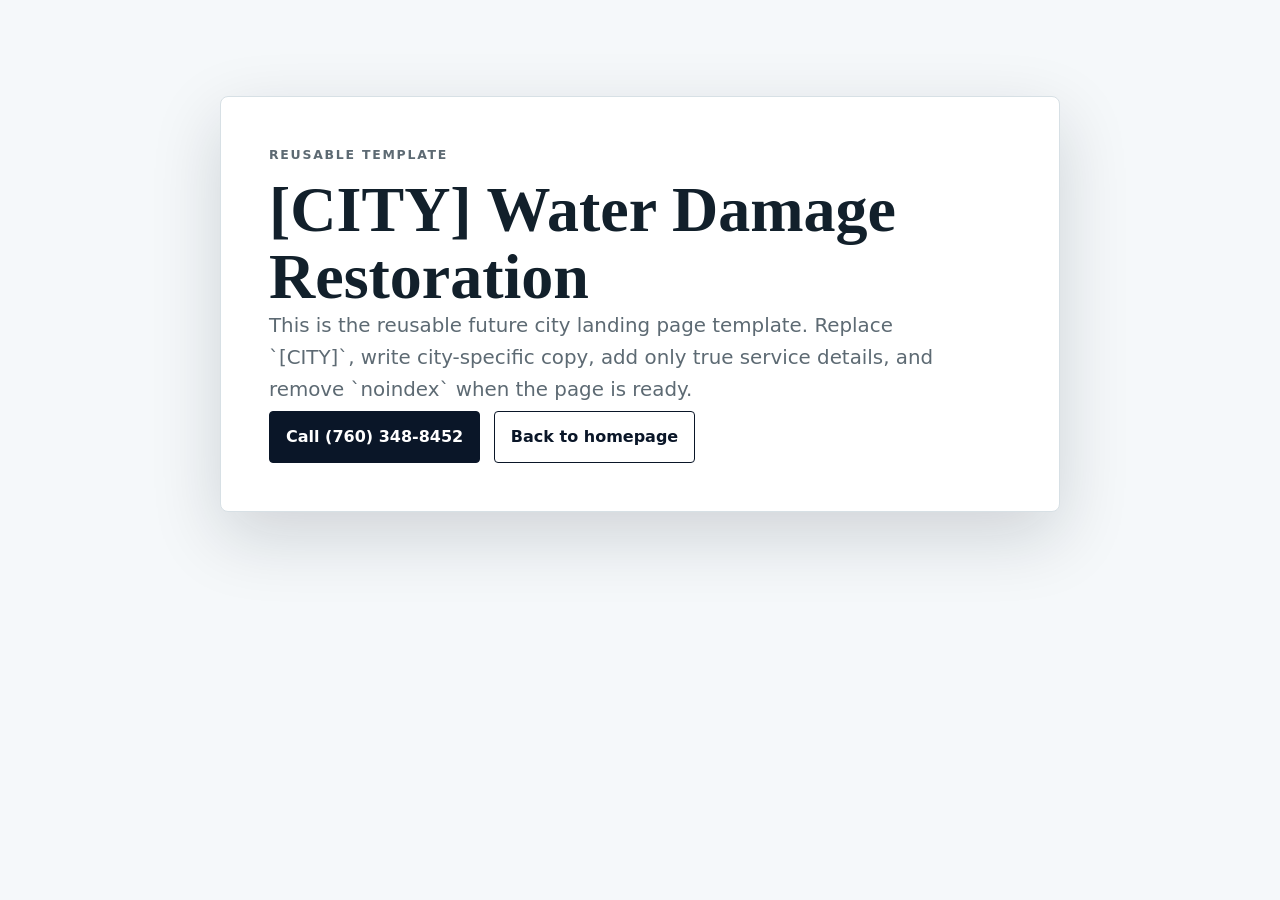
<file: city-template/index.html>
<!doctype html>
<html lang="en">
<head>
  <meta charset="utf-8">
  <meta name="viewport" content="width=device-width, initial-scale=1">
  <meta name="robots" content="noindex,nofollow">
  <title>City Page Template | QuickDry Restoration LLC</title>
  <link rel="stylesheet" href="../styles.css">
</head>
<body>
  <main class="stub-main">
    <article class="stub-card">
      <p class="eyebrow">Reusable Template</p>
      <h1>[CITY] Water Damage Restoration</h1>
      <p class="lede">This is the reusable future city landing page template. Replace `[CITY]`, write city-specific copy, add only true service details, and remove `noindex` when the page is ready.</p>
      <div class="hero-actions">
        <a class="button primary" href="tel:+17603488452">Call (760) 348-8452</a>
        <a class="button secondary" href="../">Back to homepage</a>
      </div>
    </article>
  </main>
</body>
</html>
</file>
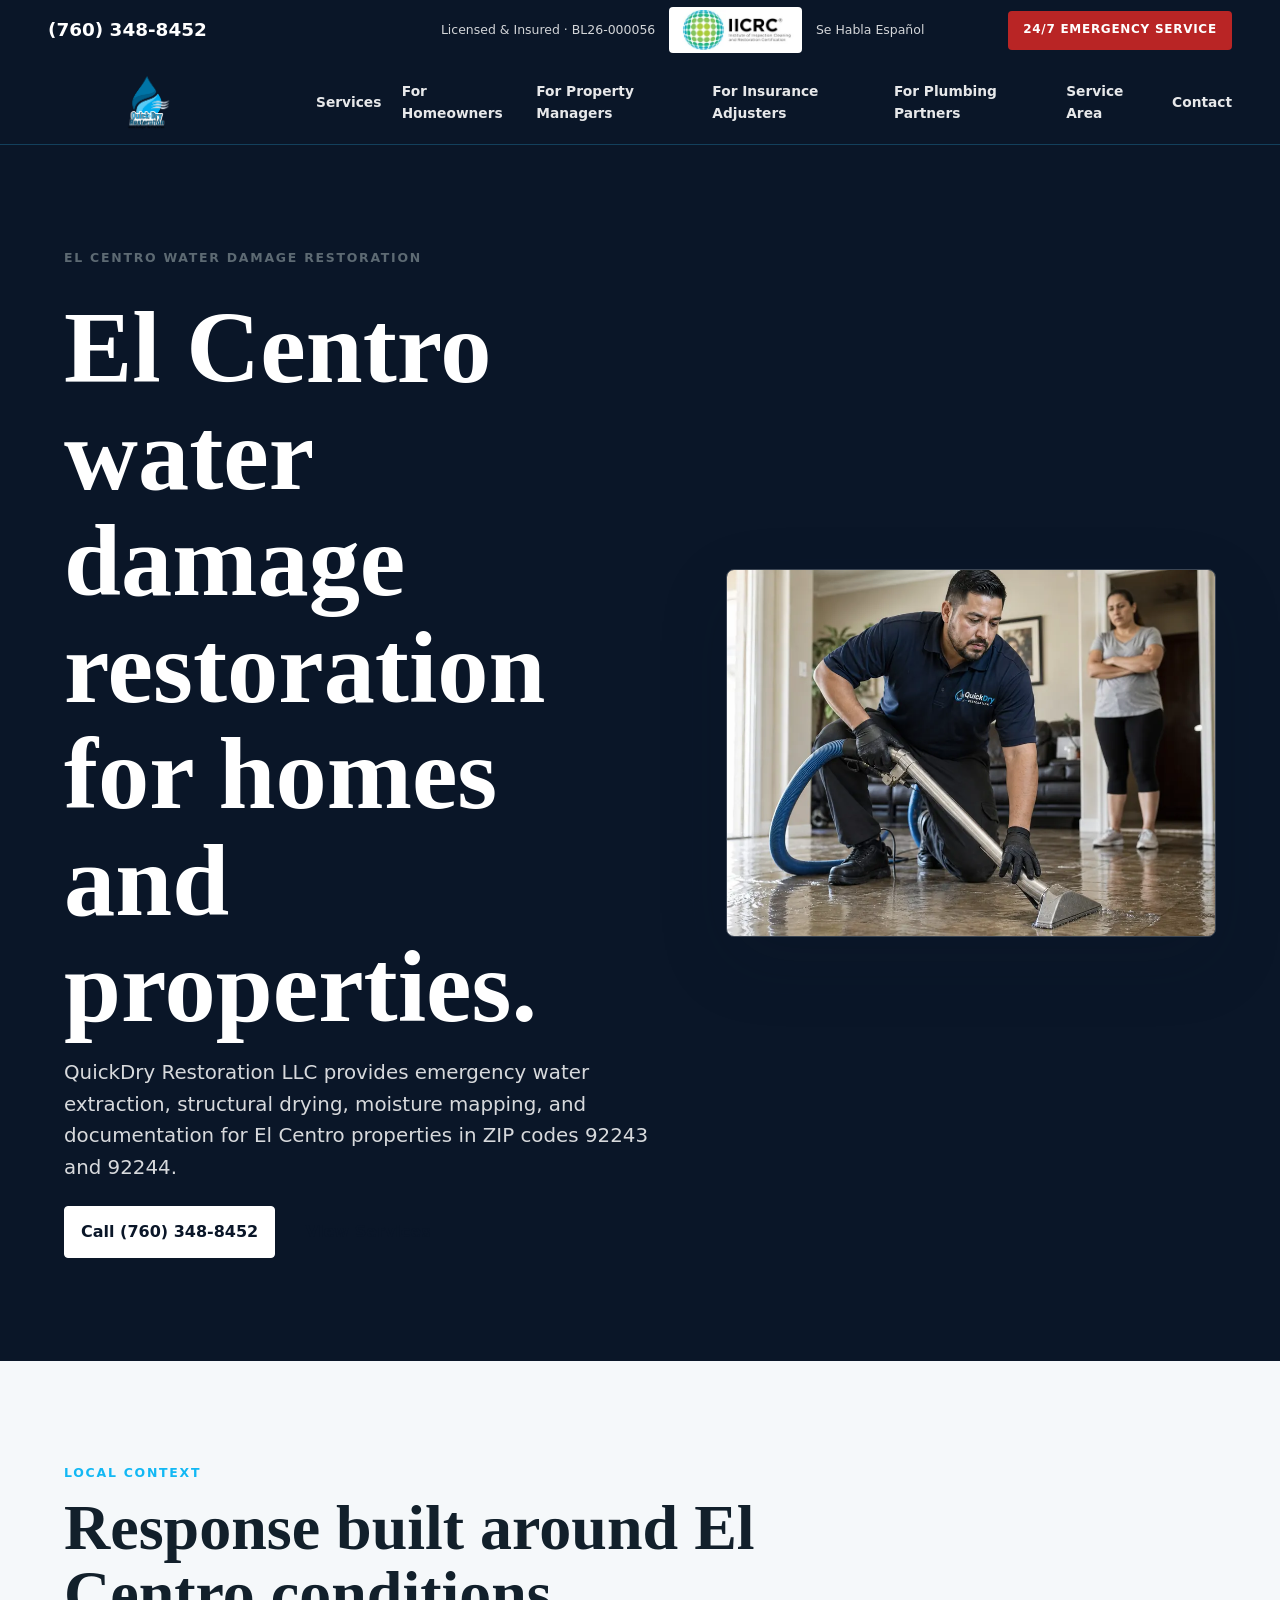
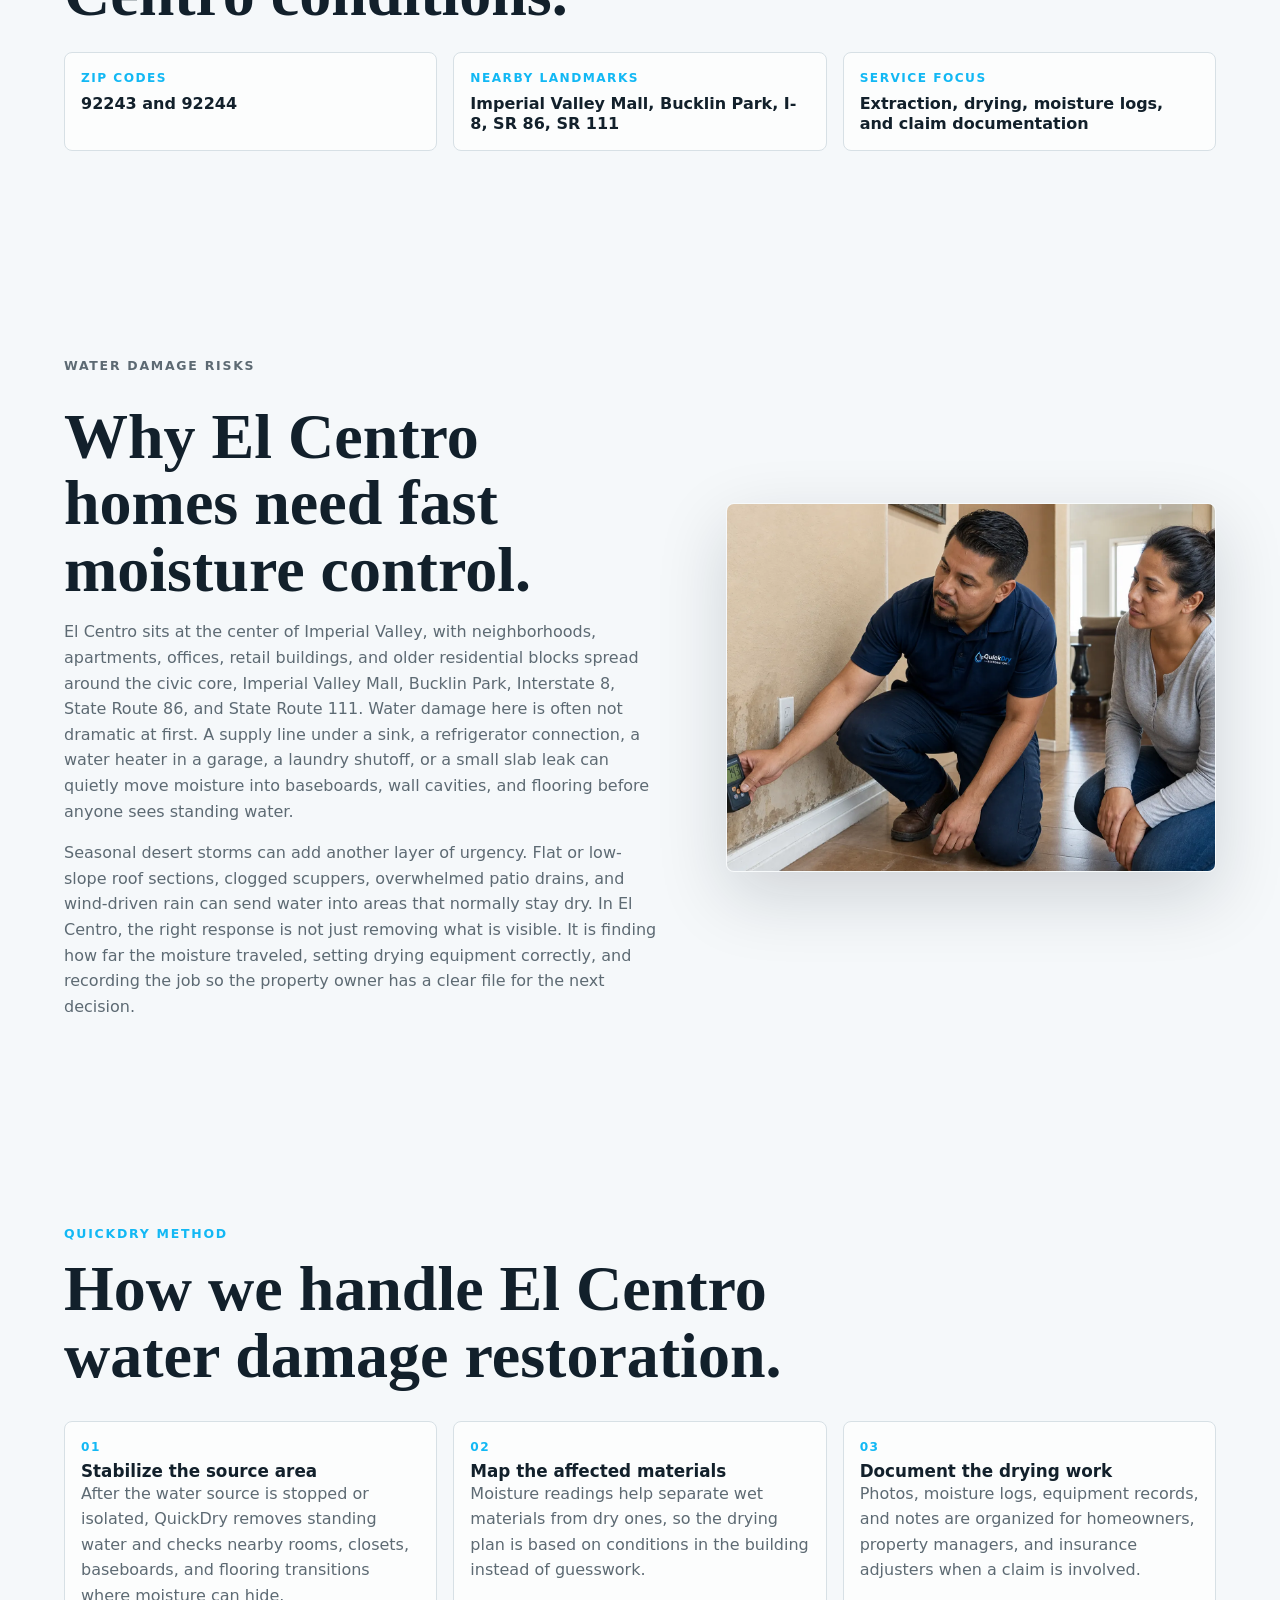
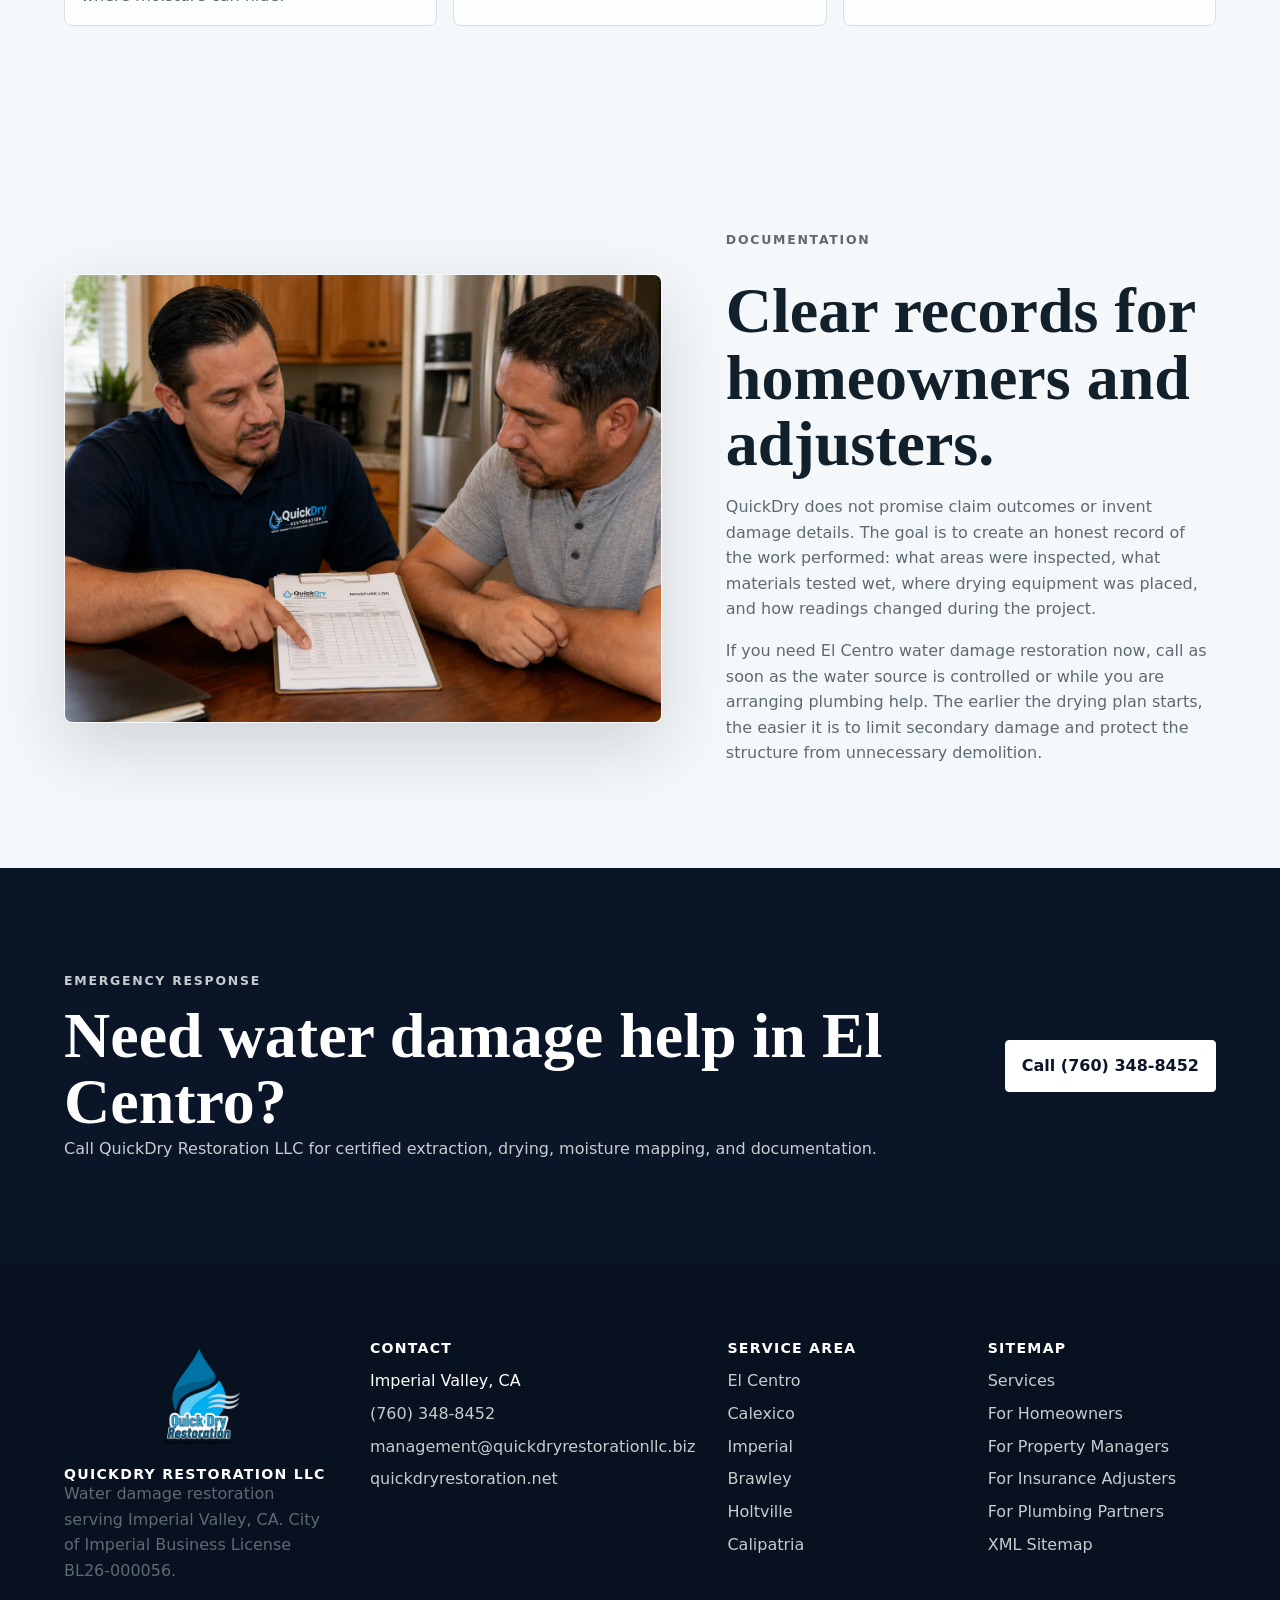
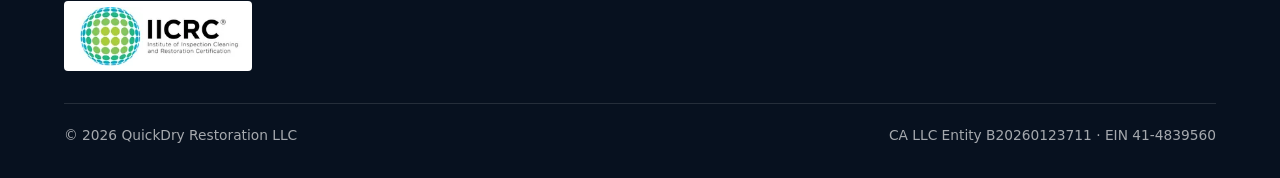
<file: el-centro/index.html>
<!doctype html>
<html lang="en">
<head>
  <meta charset="utf-8">
  <meta name="viewport" content="width=device-width, initial-scale=1">
  <title>El Centro Water Damage Restoration | QuickDry Restoration LLC</title>
  <meta name="description" content="El Centro water damage restoration from QuickDry Restoration LLC. Emergency extraction, structural drying, moisture mapping, and documentation for ZIP codes 92243 and 92244.">
  <link rel="canonical" href="https://quickdryrestoration.net/el-centro/">
  <meta name="robots" content="index,follow">
  <meta property="og:type" content="website">
  <meta property="og:title" content="El Centro Water Damage Restoration | QuickDry Restoration LLC">
  <meta property="og:description" content="Certified water damage response for El Centro homes and properties, including extraction, drying, moisture mapping, and insurance documentation.">
  <meta property="og:url" content="https://quickdryrestoration.net/el-centro/">
  <meta property="og:image" content="https://quickdryrestoration.net/assets/images/og-image.jpg">
  <meta name="twitter:card" content="summary_large_image">
  <link rel="icon" type="image/x-icon" href="/assets/favicons/favicon.ico">
  <link rel="icon" type="image/png" sizes="32x32" href="/assets/favicons/favicon-32x32.png">
  <link rel="icon" type="image/png" sizes="16x16" href="/assets/favicons/favicon-16x16.png">
  <link rel="apple-touch-icon" sizes="180x180" href="/assets/favicons/apple-touch-icon.png">
  <link rel="manifest" href="/site.webmanifest">
  <link rel="stylesheet" href="/styles.css">
  <script type="application/ld+json">
  {
    "@context": "https://schema.org",
    "@graph": [
      {
        "@type": "LocalBusiness",
        "@id": "https://quickdryrestoration.net/#business",
        "name": "QuickDry Restoration LLC",
        "url": "https://quickdryrestoration.net/",
        "logo": "https://quickdryrestoration.net/assets/logo/quickdry-logo.png",
        "image": "https://quickdryrestoration.net/assets/images/og-image.jpg",
        "telephone": "+17603488452",
        "email": "management@quickdryrestorationllc.biz",
        "priceRange": "$$",
        "areaServed": {"@type": "City", "name": "El Centro", "addressRegion": "CA", "postalCode": ["92243", "92244"]},
        "knowsLanguage": ["en", "es"],
        "openingHours": "Mo-Su 00:00-23:59"
      },
      {
        "@type": "Service",
        "@id": "https://quickdryrestoration.net/el-centro/#service",
        "name": "El Centro water damage restoration",
        "serviceType": "Water damage restoration",
        "provider": {"@id": "https://quickdryrestoration.net/#business"},
        "areaServed": {"@type": "City", "name": "El Centro", "addressRegion": "CA", "postalCode": ["92243", "92244"]}
      },
      {
        "@type": "WebPage",
        "@id": "https://quickdryrestoration.net/el-centro/#webpage",
        "url": "https://quickdryrestoration.net/el-centro/",
        "name": "El Centro Water Damage Restoration",
        "description": "El Centro water damage restoration for homes and properties in ZIP codes 92243 and 92244.",
        "about": {"@id": "https://quickdryrestoration.net/el-centro/#service"},
        "inLanguage": "en-US"
      },
      {
        "@type": "BreadcrumbList",
        "@id": "https://quickdryrestoration.net/el-centro/#breadcrumb",
        "itemListElement": [
          {"@type": "ListItem", "position": 1, "name": "Home", "item": "https://quickdryrestoration.net/"},
          {"@type": "ListItem", "position": 2, "name": "El Centro Water Damage Restoration", "item": "https://quickdryrestoration.net/el-centro/"}
        ]
      }
    ]
  }
  </script>
</head>
<body>
  <a class="skip-link" href="#main">Skip to content</a>
  <header class="site-header" aria-label="Site header">
    <div class="utility-bar">
      <a class="utility-phone" href="tel:+17603488452" aria-label="Call QuickDry Restoration"><span>(760) 348-8452</span></a>
      <div class="utility-badges" aria-label="QuickDry trust signals">
        <span>Licensed &amp; Insured &middot; BL26-000056</span>
        <span class="iicrc-inline"><img src="/assets/logo/iicrc-logo.webp" width="216" height="90" alt="IICRC"></span>
        <span>Se Habla Espa&ntilde;ol</span>
      </div>
      <a class="emergency-link" href="tel:+17603488452">24/7 Emergency Service</a>
    </div>
    <nav class="main-nav" aria-label="Main navigation">
      <a class="brand-link" href="/" aria-label="QuickDry Restoration LLC home"><img src="/assets/logo/quickdry-logo.png" width="2032" height="637" alt="QuickDry Restoration LLC"></a>
      <input class="nav-toggle" id="nav-toggle" type="checkbox" aria-label="Toggle navigation">
      <label class="nav-toggle-label" for="nav-toggle"><span></span><span></span><span></span></label>
      <ul class="nav-links">
        <li><a href="/#services">Services</a></li>
        <li><a href="/homeowners/">For Homeowners</a></li>
        <li><a href="/property-managers/">For Property Managers</a></li>
        <li><a href="/insurance-adjusters/">For Insurance Adjusters</a></li>
        <li><a href="/plumbing-partners/">For Plumbing Partners</a></li>
        <li><a href="/#service-area">Service Area</a></li>
        <li><a href="/#contact">Contact</a></li>
      </ul>
    </nav>
  </header>

  <main id="main" class="city-page">
    <section class="section city-hero" aria-labelledby="city-title">
      <div class="section-inner">
        <div class="city-copy">
          <p class="eyebrow">El Centro Water Damage Restoration</p>
          <h1 id="city-title">El Centro water damage restoration for homes and properties.</h1>
          <p class="lede">QuickDry Restoration LLC provides emergency water extraction, structural drying, moisture mapping, and documentation for El Centro properties in ZIP codes 92243 and 92244.</p>
          <div class="hero-actions">
            <a class="button light" href="tel:+17603488452">Call (760) 348-8452</a>
            <a class="button secondary" href="/#services">View Services</a>
          </div>
        </div>
        <picture>
          <source srcset="/assets/images/service-water-extraction-1280.webp" type="image/webp">
          <img src="/assets/images/service-water-extraction-1280.jpg" width="1280" height="720" alt="QuickDry technician extracting standing water from an Imperial Valley home">
        </picture>
      </div>
    </section>

    <section class="section" aria-labelledby="local-context-title">
      <div class="section-inner">
        <p class="eyebrow">Local Context</p>
        <h2 id="local-context-title">Response built around El Centro conditions.</h2>
        <div class="city-quick-facts" aria-label="El Centro service facts">
          <div><span>ZIP Codes</span><strong>92243 and 92244</strong></div>
          <div><span>Nearby Landmarks</span><strong>Imperial Valley Mall, Bucklin Park, I-8, SR 86, SR 111</strong></div>
          <div><span>Service Focus</span><strong>Extraction, drying, moisture logs, and claim documentation</strong></div>
        </div>
      </div>
    </section>

    <section class="section" aria-labelledby="risk-title">
      <div class="section-inner city-feature">
        <div class="city-copy">
          <p class="eyebrow">Water Damage Risks</p>
          <h2 id="risk-title">Why El Centro homes need fast moisture control.</h2>
          <p>El Centro sits at the center of Imperial Valley, with neighborhoods, apartments, offices, retail buildings, and older residential blocks spread around the civic core, Imperial Valley Mall, Bucklin Park, Interstate 8, State Route 86, and State Route 111. Water damage here is often not dramatic at first. A supply line under a sink, a refrigerator connection, a water heater in a garage, a laundry shutoff, or a small slab leak can quietly move moisture into baseboards, wall cavities, and flooring before anyone sees standing water.</p>
          <p>Seasonal desert storms can add another layer of urgency. Flat or low-slope roof sections, clogged scuppers, overwhelmed patio drains, and wind-driven rain can send water into areas that normally stay dry. In El Centro, the right response is not just removing what is visible. It is finding how far the moisture traveled, setting drying equipment correctly, and recording the job so the property owner has a clear file for the next decision.</p>
        </div>
        <picture class="city-photo">
          <source srcset="/assets/images/technician-moisture-assessment.webp" type="image/webp">
          <img src="/assets/images/technician-moisture-assessment.jpg" width="1200" height="800" alt="QuickDry technician checking drywall moisture with a homeowner nearby">
        </picture>
      </div>
    </section>

    <section class="section" aria-labelledby="process-title">
      <div class="section-inner">
        <p class="eyebrow">QuickDry Method</p>
        <h2 id="process-title">How we handle El Centro water damage restoration.</h2>
        <div class="city-grid">
          <article class="city-card"><span>01</span><h3>Stabilize the source area</h3><p>After the water source is stopped or isolated, QuickDry removes standing water and checks nearby rooms, closets, baseboards, and flooring transitions where moisture can hide.</p></article>
          <article class="city-card"><span>02</span><h3>Map the affected materials</h3><p>Moisture readings help separate wet materials from dry ones, so the drying plan is based on conditions in the building instead of guesswork.</p></article>
          <article class="city-card"><span>03</span><h3>Document the drying work</h3><p>Photos, moisture logs, equipment records, and notes are organized for homeowners, property managers, and insurance adjusters when a claim is involved.</p></article>
        </div>
      </div>
    </section>

    <section class="section" aria-labelledby="documentation-title">
      <div class="section-inner city-feature">
        <picture class="city-photo">
          <source srcset="/assets/images/technician-documentation-review.webp" type="image/webp">
          <img src="/assets/images/technician-documentation-review.jpg" width="1200" height="800" alt="QuickDry technician reviewing a moisture log with a homeowner">
        </picture>
        <div class="city-copy">
          <p class="eyebrow">Documentation</p>
          <h2 id="documentation-title">Clear records for homeowners and adjusters.</h2>
          <p>QuickDry does not promise claim outcomes or invent damage details. The goal is to create an honest record of the work performed: what areas were inspected, what materials tested wet, where drying equipment was placed, and how readings changed during the project.</p>
          <p>If you need El Centro water damage restoration now, call as soon as the water source is controlled or while you are arranging plumbing help. The earlier the drying plan starts, the easier it is to limit secondary damage and protect the structure from unnecessary demolition.</p>
        </div>
      </div>
    </section>

    <section class="section city-cta" aria-labelledby="cta-title">
      <div class="section-inner">
        <div>
          <p class="eyebrow">Emergency Response</p>
          <h2 id="cta-title">Need water damage help in El Centro?</h2>
          <p>Call QuickDry Restoration LLC for certified extraction, drying, moisture mapping, and documentation.</p>
        </div>
        <a class="button light" href="tel:+17603488452">Call (760) 348-8452</a>
      </div>
    </section>
  </main>

  <footer class="footer" aria-label="Footer">
    <div class="footer-grid">
      <div><img class="footer-logo" src="/assets/logo/quickdry-logo.png" width="2032" height="637" alt="QuickDry Restoration LLC"><h2>QuickDry Restoration LLC</h2><p>Water damage restoration serving Imperial Valley, CA. City of Imperial Business License BL26-000056.</p><img class="footer-iicrc" src="/assets/logo/iicrc-logo.webp" width="216" height="90" alt="IICRC"></div>
      <div><h3>Contact</h3><ul><li>Imperial Valley, CA</li><li><a href="tel:+17603488452">(760) 348-8452</a></li><li><a href="mailto:management@quickdryrestorationllc.biz">management@quickdryrestorationllc.biz</a></li><li><a href="https://quickdryrestoration.net/">quickdryrestoration.net</a></li></ul></div>
      <div><h3>Service Area</h3><ul><li><a href="/el-centro/">El Centro</a></li><li><a href="/calexico/">Calexico</a></li><li><a href="/imperial/">Imperial</a></li><li><a href="/brawley/">Brawley</a></li><li><a href="/holtville/">Holtville</a></li><li><a href="/calipatria/">Calipatria</a></li></ul></div>
      <div><h3>Sitemap</h3><ul><li><a href="/#services">Services</a></li><li><a href="/homeowners/">For Homeowners</a></li><li><a href="/property-managers/">For Property Managers</a></li><li><a href="/insurance-adjusters/">For Insurance Adjusters</a></li><li><a href="/plumbing-partners/">For Plumbing Partners</a></li><li><a href="/sitemap.xml">XML Sitemap</a></li></ul></div>
    </div>
    <div class="footer-bottom"><span>&copy; 2026 QuickDry Restoration LLC</span><span>CA LLC Entity B20260123711 &middot; EIN 41-4839560</span></div>
  </footer>
</body>
</html>
</file>
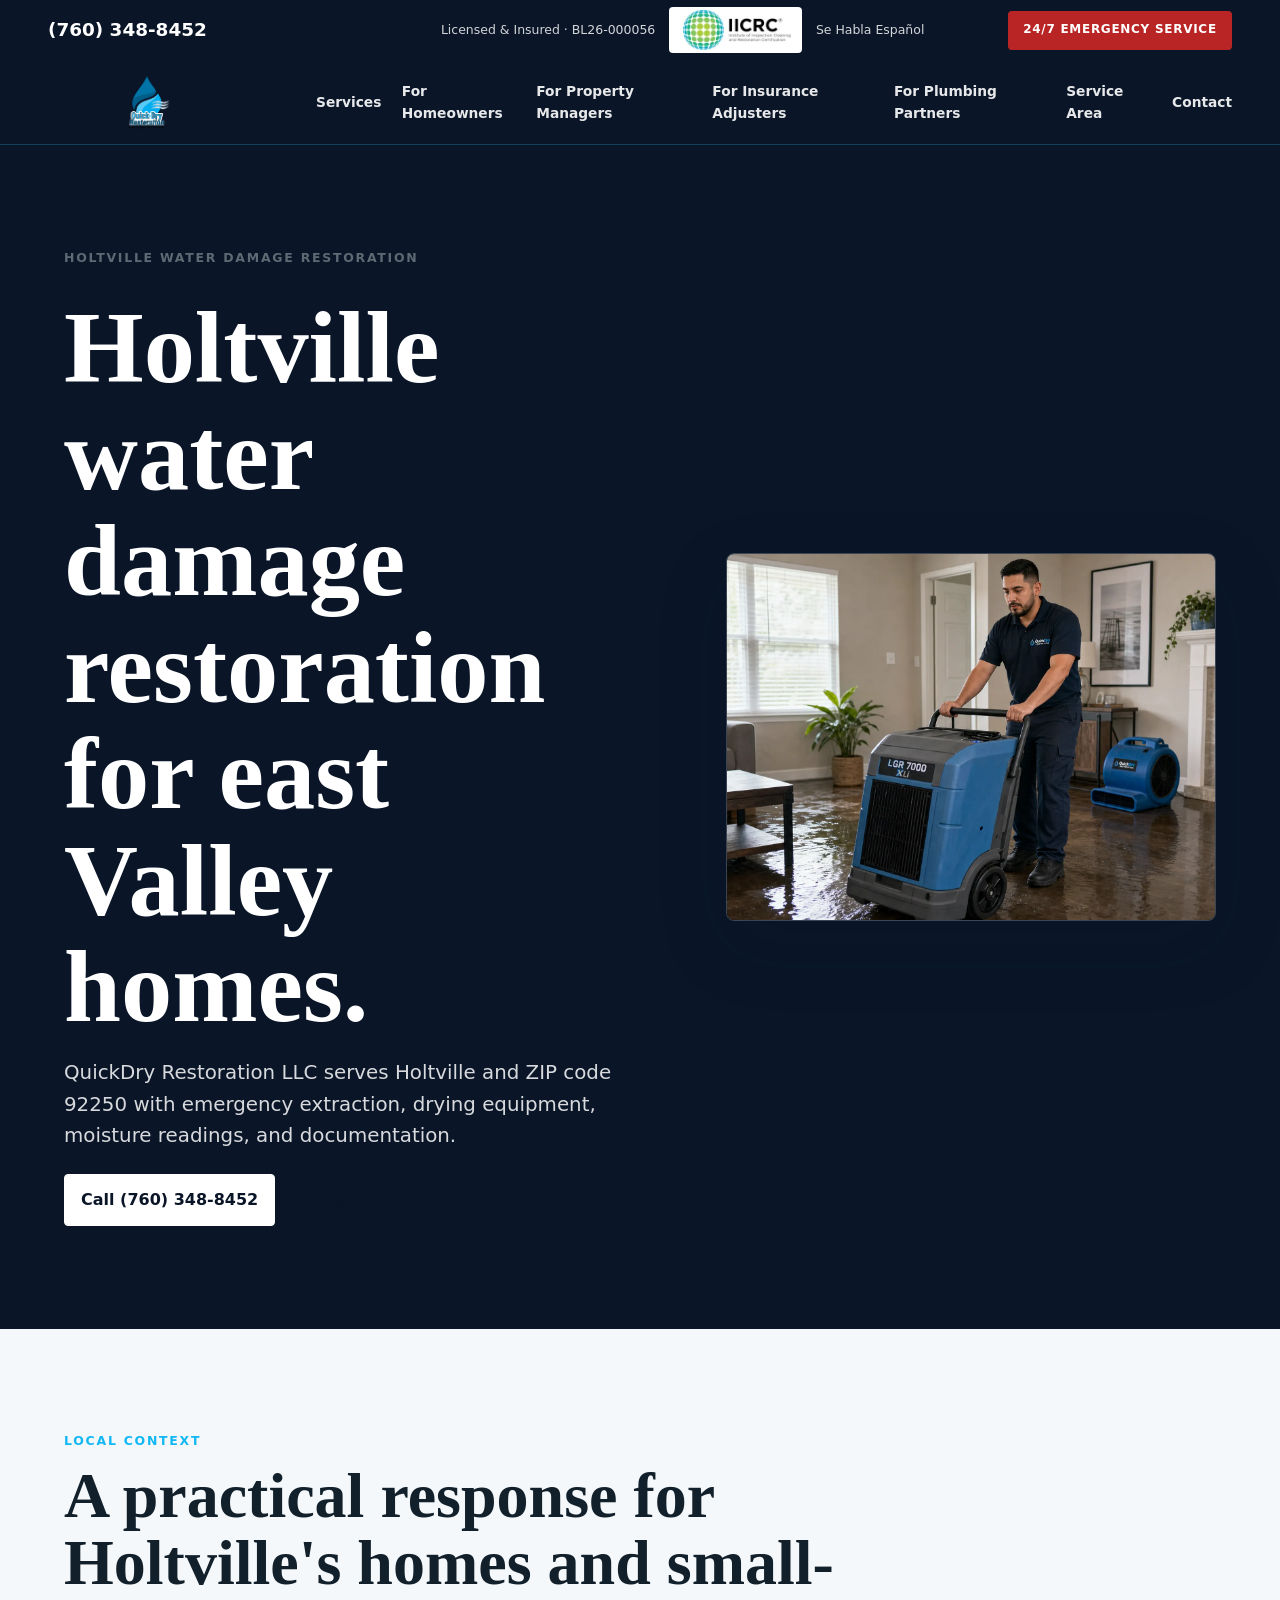
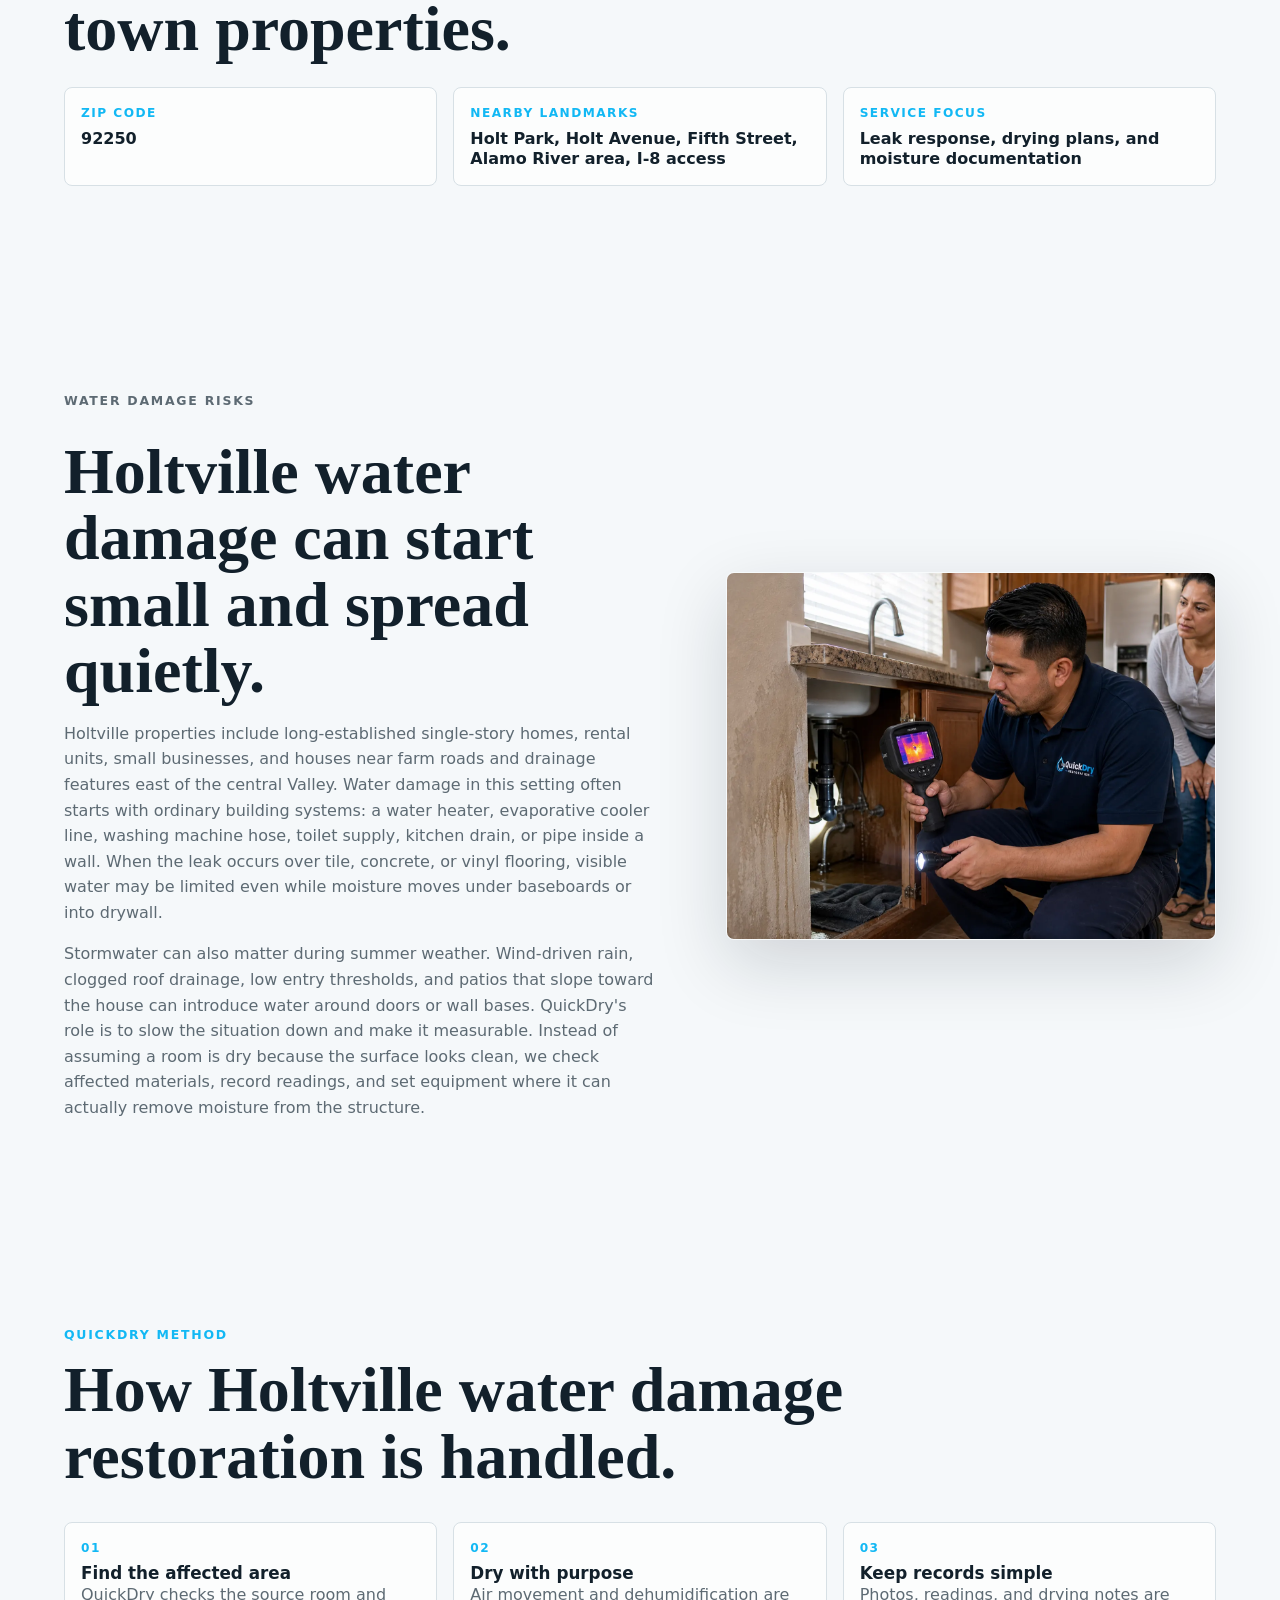
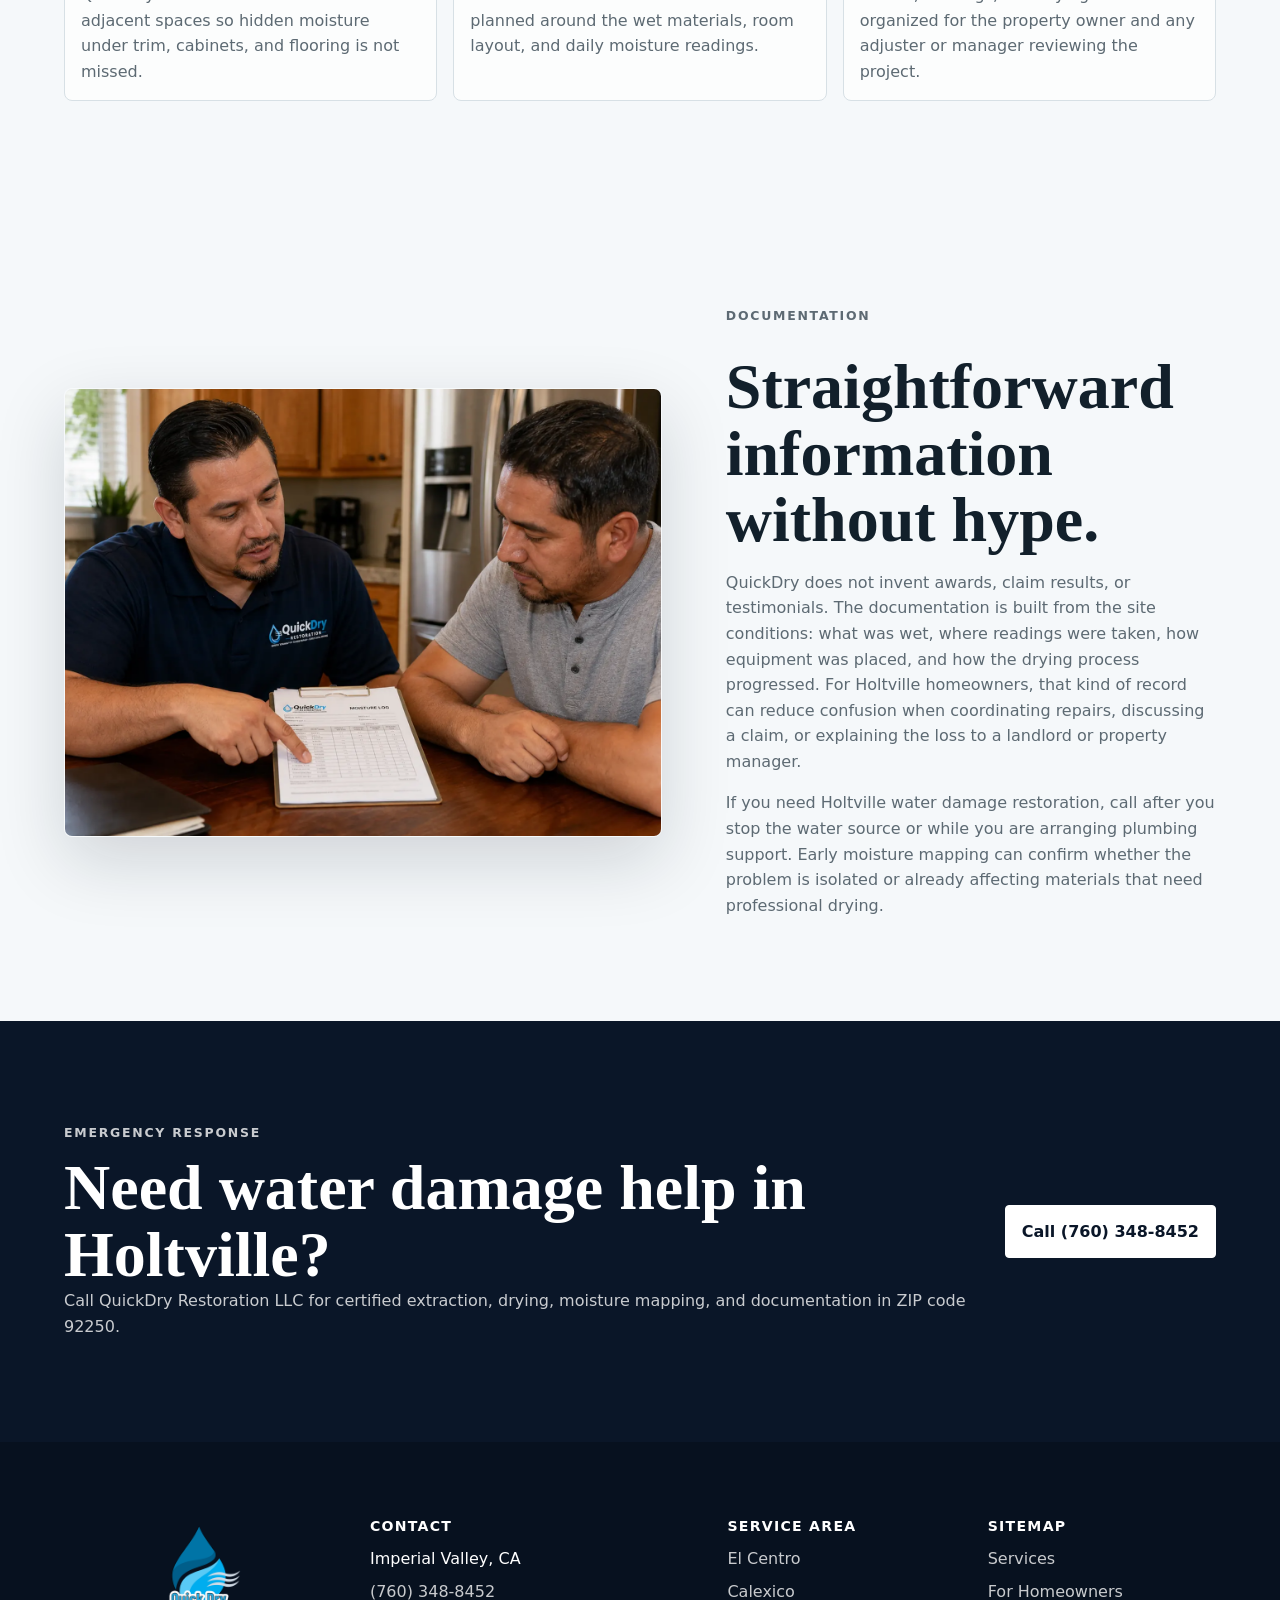
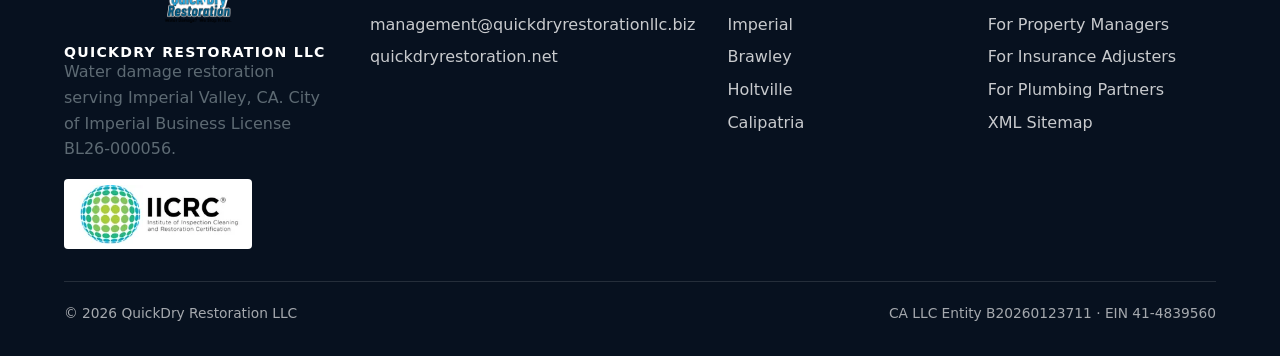
<file: holtville/index.html>
<!doctype html>
<html lang="en">
<head>
  <meta charset="utf-8">
  <meta name="viewport" content="width=device-width, initial-scale=1">
  <title>Holtville Water Damage Restoration | QuickDry Restoration LLC</title>
  <meta name="description" content="Holtville water damage restoration from QuickDry Restoration LLC. Emergency extraction, structural drying, moisture mapping, and documentation for ZIP code 92250.">
  <link rel="canonical" href="https://quickdryrestoration.net/holtville/">
  <meta name="robots" content="index,follow">
  <meta property="og:type" content="website">
  <meta property="og:title" content="Holtville Water Damage Restoration | QuickDry Restoration LLC">
  <meta property="og:description" content="Certified water damage response for Holtville homes and properties near Holt Park, downtown, and east Imperial Valley.">
  <meta property="og:url" content="https://quickdryrestoration.net/holtville/">
  <meta property="og:image" content="https://quickdryrestoration.net/assets/images/og-image.jpg">
  <meta name="twitter:card" content="summary_large_image">
  <link rel="icon" type="image/x-icon" href="/assets/favicons/favicon.ico">
  <link rel="icon" type="image/png" sizes="32x32" href="/assets/favicons/favicon-32x32.png">
  <link rel="icon" type="image/png" sizes="16x16" href="/assets/favicons/favicon-16x16.png">
  <link rel="apple-touch-icon" sizes="180x180" href="/assets/favicons/apple-touch-icon.png">
  <link rel="manifest" href="/site.webmanifest">
  <link rel="stylesheet" href="/styles.css">
  <script type="application/ld+json">
  {"@context":"https://schema.org","@graph":[{"@type":"LocalBusiness","@id":"https://quickdryrestoration.net/#business","name":"QuickDry Restoration LLC","url":"https://quickdryrestoration.net/","logo":"https://quickdryrestoration.net/assets/logo/quickdry-logo.png","image":"https://quickdryrestoration.net/assets/images/og-image.jpg","telephone":"+17603488452","email":"management@quickdryrestorationllc.biz","priceRange":"$$","areaServed":{"@type":"City","name":"Holtville","addressRegion":"CA","postalCode":"92250"},"knowsLanguage":["en","es"],"openingHours":"Mo-Su 00:00-23:59"},{"@type":"Service","@id":"https://quickdryrestoration.net/holtville/#service","name":"Holtville water damage restoration","serviceType":"Water damage restoration","provider":{"@id":"https://quickdryrestoration.net/#business"},"areaServed":{"@type":"City","name":"Holtville","addressRegion":"CA","postalCode":"92250"}},{"@type":"WebPage","@id":"https://quickdryrestoration.net/holtville/#webpage","url":"https://quickdryrestoration.net/holtville/","name":"Holtville Water Damage Restoration","description":"Holtville water damage restoration for homes and properties in ZIP code 92250.","about":{"@id":"https://quickdryrestoration.net/holtville/#service"},"inLanguage":"en-US"},{"@type":"BreadcrumbList","@id":"https://quickdryrestoration.net/holtville/#breadcrumb","itemListElement":[{"@type":"ListItem","position":1,"name":"Home","item":"https://quickdryrestoration.net/"},{"@type":"ListItem","position":2,"name":"Holtville Water Damage Restoration","item":"https://quickdryrestoration.net/holtville/"}]}]}
  </script>
</head>
<body>
  <a class="skip-link" href="#main">Skip to content</a>
  <header class="site-header" aria-label="Site header">
    <div class="utility-bar"><a class="utility-phone" href="tel:+17603488452" aria-label="Call QuickDry Restoration"><span>(760) 348-8452</span></a><div class="utility-badges" aria-label="QuickDry trust signals"><span>Licensed &amp; Insured &middot; BL26-000056</span><span class="iicrc-inline"><img src="/assets/logo/iicrc-logo.webp" width="216" height="90" alt="IICRC"></span><span>Se Habla Espa&ntilde;ol</span></div><a class="emergency-link" href="tel:+17603488452">24/7 Emergency Service</a></div>
    <nav class="main-nav" aria-label="Main navigation"><a class="brand-link" href="/" aria-label="QuickDry Restoration LLC home"><img src="/assets/logo/quickdry-logo.png" width="2032" height="637" alt="QuickDry Restoration LLC"></a><input class="nav-toggle" id="nav-toggle" type="checkbox" aria-label="Toggle navigation"><label class="nav-toggle-label" for="nav-toggle"><span></span><span></span><span></span></label><ul class="nav-links"><li><a href="/#services">Services</a></li><li><a href="/homeowners/">For Homeowners</a></li><li><a href="/property-managers/">For Property Managers</a></li><li><a href="/insurance-adjusters/">For Insurance Adjusters</a></li><li><a href="/plumbing-partners/">For Plumbing Partners</a></li><li><a href="/#service-area">Service Area</a></li><li><a href="/#contact">Contact</a></li></ul></nav>
  </header>

  <main id="main" class="city-page">
    <section class="section city-hero" aria-labelledby="city-title">
      <div class="section-inner">
        <div class="city-copy">
          <p class="eyebrow">Holtville Water Damage Restoration</p>
          <h1 id="city-title">Holtville water damage restoration for east Valley homes.</h1>
          <p class="lede">QuickDry Restoration LLC serves Holtville and ZIP code 92250 with emergency extraction, drying equipment, moisture readings, and documentation.</p>
          <div class="hero-actions"><a class="button light" href="tel:+17603488452">Call (760) 348-8452</a><a class="button secondary" href="/#services">View Services</a></div>
        </div>
        <picture><source srcset="/assets/images/technician-equipment-setup.webp" type="image/webp"><img src="/assets/images/technician-equipment-setup.jpg" width="1200" height="800" alt="QuickDry technician setting drying equipment near a residential doorway"></picture>
      </div>
    </section>

    <section class="section" aria-labelledby="local-context-title">
      <div class="section-inner">
        <p class="eyebrow">Local Context</p>
        <h2 id="local-context-title">A practical response for Holtville's homes and small-town properties.</h2>
        <div class="city-quick-facts" aria-label="Holtville service facts">
          <div><span>ZIP Code</span><strong>92250</strong></div>
          <div><span>Nearby Landmarks</span><strong>Holt Park, Holt Avenue, Fifth Street, Alamo River area, I-8 access</strong></div>
          <div><span>Service Focus</span><strong>Leak response, drying plans, and moisture documentation</strong></div>
        </div>
      </div>
    </section>

    <section class="section" aria-labelledby="risk-title">
      <div class="section-inner city-feature">
        <div class="city-copy">
          <p class="eyebrow">Water Damage Risks</p>
          <h2 id="risk-title">Holtville water damage can start small and spread quietly.</h2>
          <p>Holtville properties include long-established single-story homes, rental units, small businesses, and houses near farm roads and drainage features east of the central Valley. Water damage in this setting often starts with ordinary building systems: a water heater, evaporative cooler line, washing machine hose, toilet supply, kitchen drain, or pipe inside a wall. When the leak occurs over tile, concrete, or vinyl flooring, visible water may be limited even while moisture moves under baseboards or into drywall.</p>
          <p>Stormwater can also matter during summer weather. Wind-driven rain, clogged roof drainage, low entry thresholds, and patios that slope toward the house can introduce water around doors or wall bases. QuickDry's role is to slow the situation down and make it measurable. Instead of assuming a room is dry because the surface looks clean, we check affected materials, record readings, and set equipment where it can actually remove moisture from the structure.</p>
        </div>
        <picture class="city-photo"><source srcset="/assets/images/service-leak-response.webp" type="image/webp"><img src="/assets/images/service-leak-response.jpg" width="1200" height="800" alt="QuickDry technician using a thermal camera to locate hidden moisture"></picture>
      </div>
    </section>

    <section class="section" aria-labelledby="process-title">
      <div class="section-inner">
        <p class="eyebrow">QuickDry Method</p>
        <h2 id="process-title">How Holtville water damage restoration is handled.</h2>
        <div class="city-grid">
          <article class="city-card"><span>01</span><h3>Find the affected area</h3><p>QuickDry checks the source room and adjacent spaces so hidden moisture under trim, cabinets, and flooring is not missed.</p></article>
          <article class="city-card"><span>02</span><h3>Dry with purpose</h3><p>Air movement and dehumidification are planned around the wet materials, room layout, and daily moisture readings.</p></article>
          <article class="city-card"><span>03</span><h3>Keep records simple</h3><p>Photos, readings, and drying notes are organized for the property owner and any adjuster or manager reviewing the project.</p></article>
        </div>
      </div>
    </section>

    <section class="section" aria-labelledby="documentation-title">
      <div class="section-inner city-feature">
        <picture class="city-photo"><source srcset="/assets/images/technician-documentation-review.webp" type="image/webp"><img src="/assets/images/technician-documentation-review.jpg" width="1200" height="800" alt="QuickDry technician reviewing moisture readings with a homeowner"></picture>
        <div class="city-copy">
          <p class="eyebrow">Documentation</p>
          <h2 id="documentation-title">Straightforward information without hype.</h2>
          <p>QuickDry does not invent awards, claim results, or testimonials. The documentation is built from the site conditions: what was wet, where readings were taken, how equipment was placed, and how the drying process progressed. For Holtville homeowners, that kind of record can reduce confusion when coordinating repairs, discussing a claim, or explaining the loss to a landlord or property manager.</p>
          <p>If you need Holtville water damage restoration, call after you stop the water source or while you are arranging plumbing support. Early moisture mapping can confirm whether the problem is isolated or already affecting materials that need professional drying.</p>
        </div>
      </div>
    </section>

    <section class="section city-cta" aria-labelledby="cta-title">
      <div class="section-inner"><div><p class="eyebrow">Emergency Response</p><h2 id="cta-title">Need water damage help in Holtville?</h2><p>Call QuickDry Restoration LLC for certified extraction, drying, moisture mapping, and documentation in ZIP code 92250.</p></div><a class="button light" href="tel:+17603488452">Call (760) 348-8452</a></div>
    </section>
  </main>

  <footer class="footer" aria-label="Footer">
    <div class="footer-grid"><div><img class="footer-logo" src="/assets/logo/quickdry-logo.png" width="2032" height="637" alt="QuickDry Restoration LLC"><h2>QuickDry Restoration LLC</h2><p>Water damage restoration serving Imperial Valley, CA. City of Imperial Business License BL26-000056.</p><img class="footer-iicrc" src="/assets/logo/iicrc-logo.webp" width="216" height="90" alt="IICRC"></div><div><h3>Contact</h3><ul><li>Imperial Valley, CA</li><li><a href="tel:+17603488452">(760) 348-8452</a></li><li><a href="mailto:management@quickdryrestorationllc.biz">management@quickdryrestorationllc.biz</a></li><li><a href="https://quickdryrestoration.net/">quickdryrestoration.net</a></li></ul></div><div><h3>Service Area</h3><ul><li><a href="/el-centro/">El Centro</a></li><li><a href="/calexico/">Calexico</a></li><li><a href="/imperial/">Imperial</a></li><li><a href="/brawley/">Brawley</a></li><li><a href="/holtville/">Holtville</a></li><li><a href="/calipatria/">Calipatria</a></li></ul></div><div><h3>Sitemap</h3><ul><li><a href="/#services">Services</a></li><li><a href="/homeowners/">For Homeowners</a></li><li><a href="/property-managers/">For Property Managers</a></li><li><a href="/insurance-adjusters/">For Insurance Adjusters</a></li><li><a href="/plumbing-partners/">For Plumbing Partners</a></li><li><a href="/sitemap.xml">XML Sitemap</a></li></ul></div></div>
    <div class="footer-bottom"><span>&copy; 2026 QuickDry Restoration LLC</span><span>CA LLC Entity B20260123711 &middot; EIN 41-4839560</span></div>
  </footer>
</body>
</html>
</file>
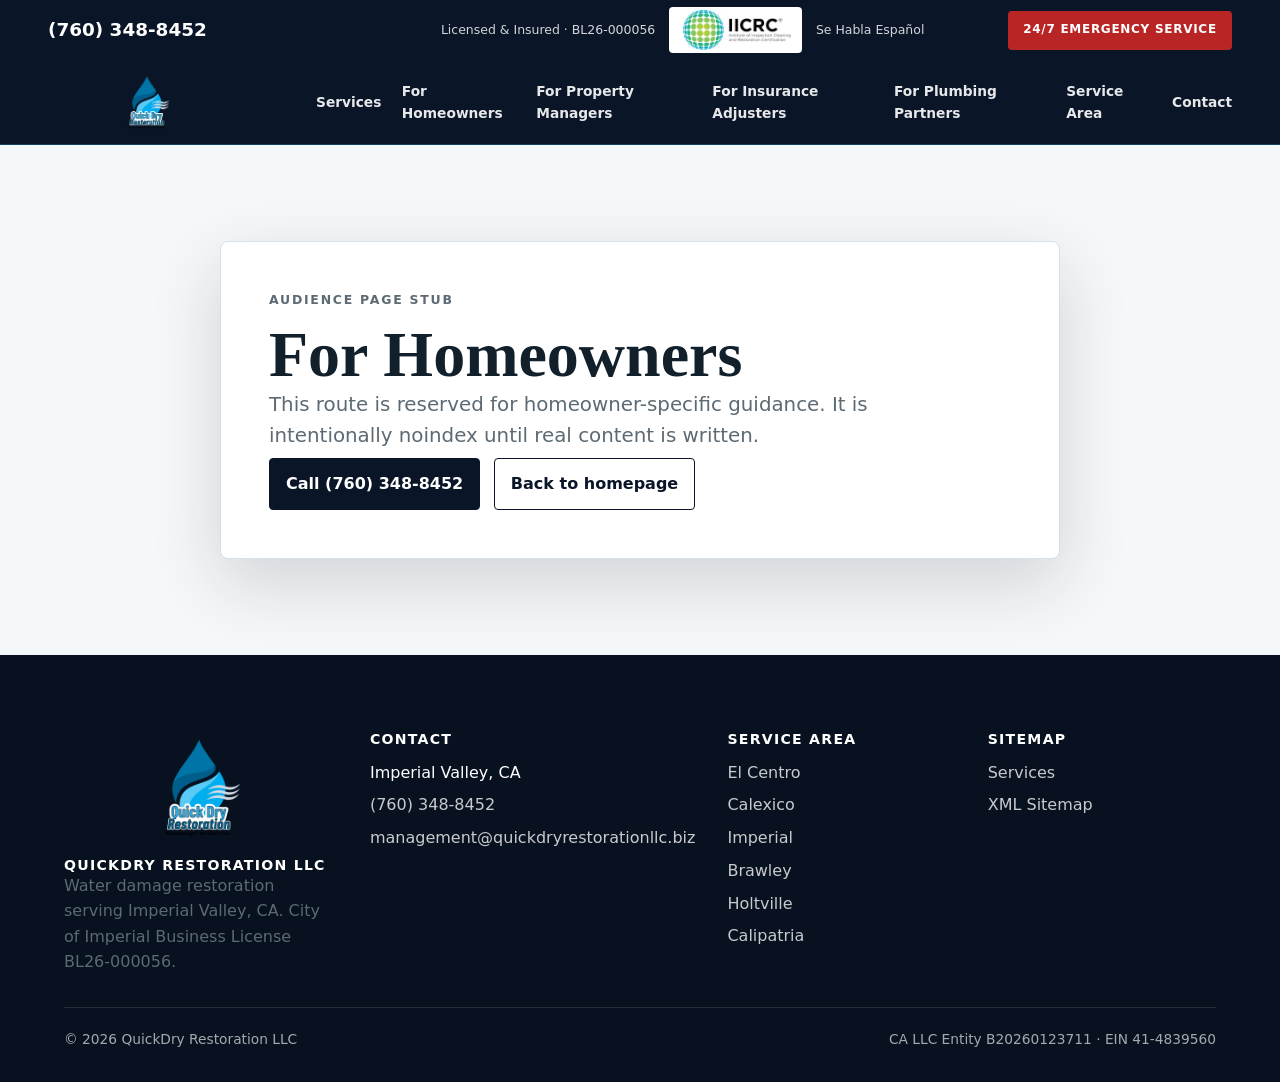
<file: homeowners/index.html>
<!doctype html>
<html lang="en">
<head>
  <meta charset="utf-8">
  <meta name="viewport" content="width=device-width, initial-scale=1">
  <meta name="robots" content="noindex,nofollow">
  <title>For Homeowners | QuickDry Restoration LLC</title>
  <link rel="icon" type="image/x-icon" href="/assets/favicons/favicon.ico">
  <link rel="icon" type="image/png" sizes="32x32" href="/assets/favicons/favicon-32x32.png">
  <link rel="icon" type="image/png" sizes="16x16" href="/assets/favicons/favicon-16x16.png">
  <link rel="apple-touch-icon" sizes="180x180" href="/assets/favicons/apple-touch-icon.png">
  <link rel="stylesheet" href="../styles.css">
</head>
<body>
  <a class="skip-link" href="#main">Skip to content</a>
  <header class="site-header" aria-label="Site header">
    <div class="utility-bar"><a class="utility-phone" href="tel:+17603488452"><span>(760) 348-8452</span></a><div class="utility-badges" aria-label="QuickDry trust signals"><span>Licensed &amp; Insured &middot; BL26-000056</span><span class="iicrc-inline"><img src="../assets/logo/iicrc-logo.webp" width="216" height="90" alt="IICRC"></span><span>Se Habla Espa&ntilde;ol</span></div><a class="emergency-link" href="tel:+17603488452">24/7 Emergency Service</a></div>
    <nav class="main-nav" aria-label="Main navigation"><a class="brand-link" href="../" aria-label="QuickDry Restoration LLC home"><img src="../assets/logo/quickdry-logo.png" width="2032" height="637" alt="QuickDry Restoration LLC"></a><input class="nav-toggle" id="nav-toggle" type="checkbox" aria-label="Toggle navigation"><label class="nav-toggle-label" for="nav-toggle"><span></span><span></span><span></span></label><ul class="nav-links"><li><a href="../#services">Services</a></li><li><a href="../homeowners/">For Homeowners</a></li><li><a href="../property-managers/">For Property Managers</a></li><li><a href="../insurance-adjusters/">For Insurance Adjusters</a></li><li><a href="../plumbing-partners/">For Plumbing Partners</a></li><li><a href="../#service-area">Service Area</a></li><li><a href="../#contact">Contact</a></li></ul></nav>
  </header>
  <main id="main" class="stub-main">
    <article class="stub-card">
      <p class="eyebrow">Audience Page Stub</p>
      <h1>For Homeowners</h1>
      <p class="lede">This route is reserved for homeowner-specific guidance. It is intentionally noindex until real content is written.</p>
      <div class="hero-actions"><a class="button primary" href="tel:+17603488452">Call (760) 348-8452</a><a class="button secondary" href="../">Back to homepage</a></div>
    </article>
  </main>
  <footer class="footer" aria-label="Footer"><div class="footer-grid"><div><img class="footer-logo" src="../assets/logo/quickdry-logo.png" width="2032" height="637" alt="QuickDry Restoration LLC"><h2>QuickDry Restoration LLC</h2><p>Water damage restoration serving Imperial Valley, CA. City of Imperial Business License BL26-000056.</p></div><div><h3>Contact</h3><ul><li>Imperial Valley, CA</li><li><a href="tel:+17603488452">(760) 348-8452</a></li><li><a href="mailto:management@quickdryrestorationllc.biz">management@quickdryrestorationllc.biz</a></li></ul></div><div><h3>Service Area</h3><ul><li><a href="../el-centro/">El Centro</a></li><li><a href="../calexico/">Calexico</a></li><li><a href="../imperial/">Imperial</a></li><li><a href="../brawley/">Brawley</a></li><li><a href="../holtville/">Holtville</a></li><li><a href="../calipatria/">Calipatria</a></li></ul></div><div><h3>Sitemap</h3><ul><li><a href="../#services">Services</a></li><li><a href="../sitemap.xml">XML Sitemap</a></li></ul></div></div><div class="footer-bottom"><span>&copy; 2026 QuickDry Restoration LLC</span><span>CA LLC Entity B20260123711 &middot; EIN 41-4839560</span></div></footer>
</body>
</html>
</file>
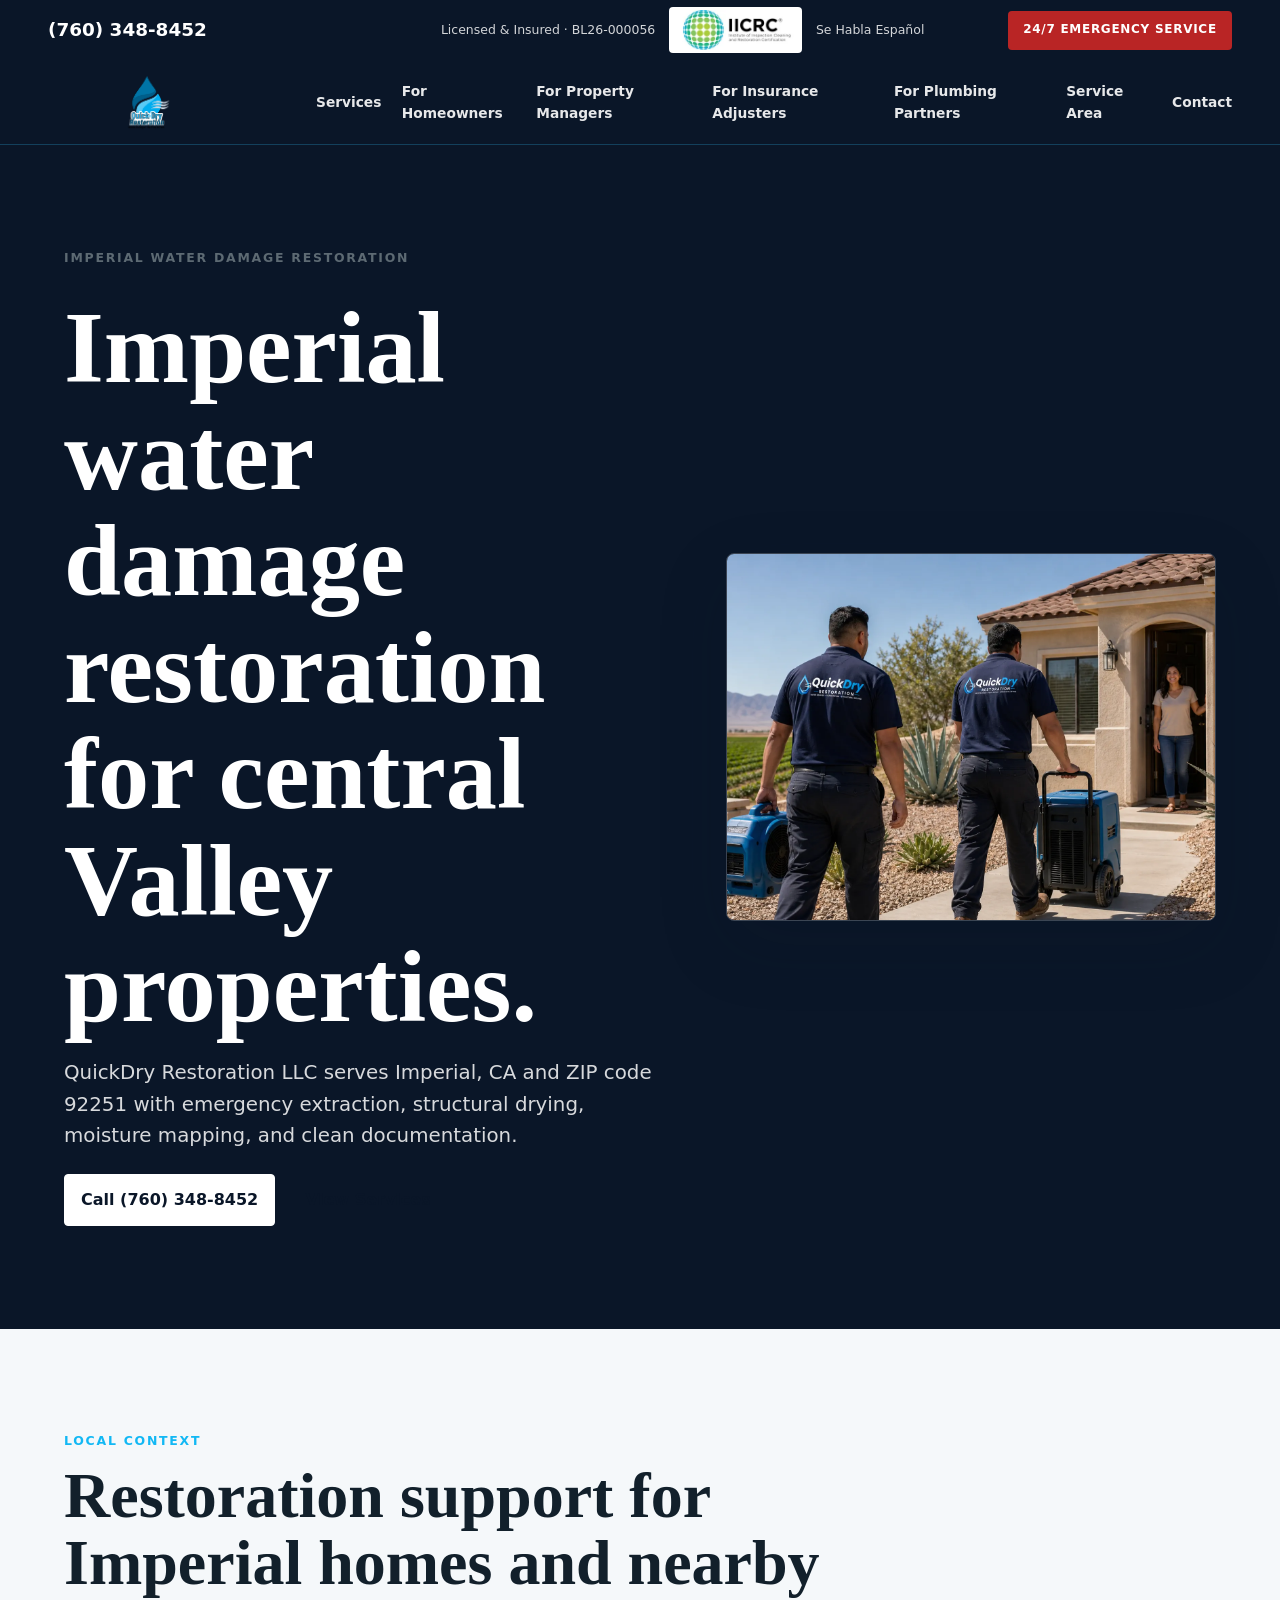
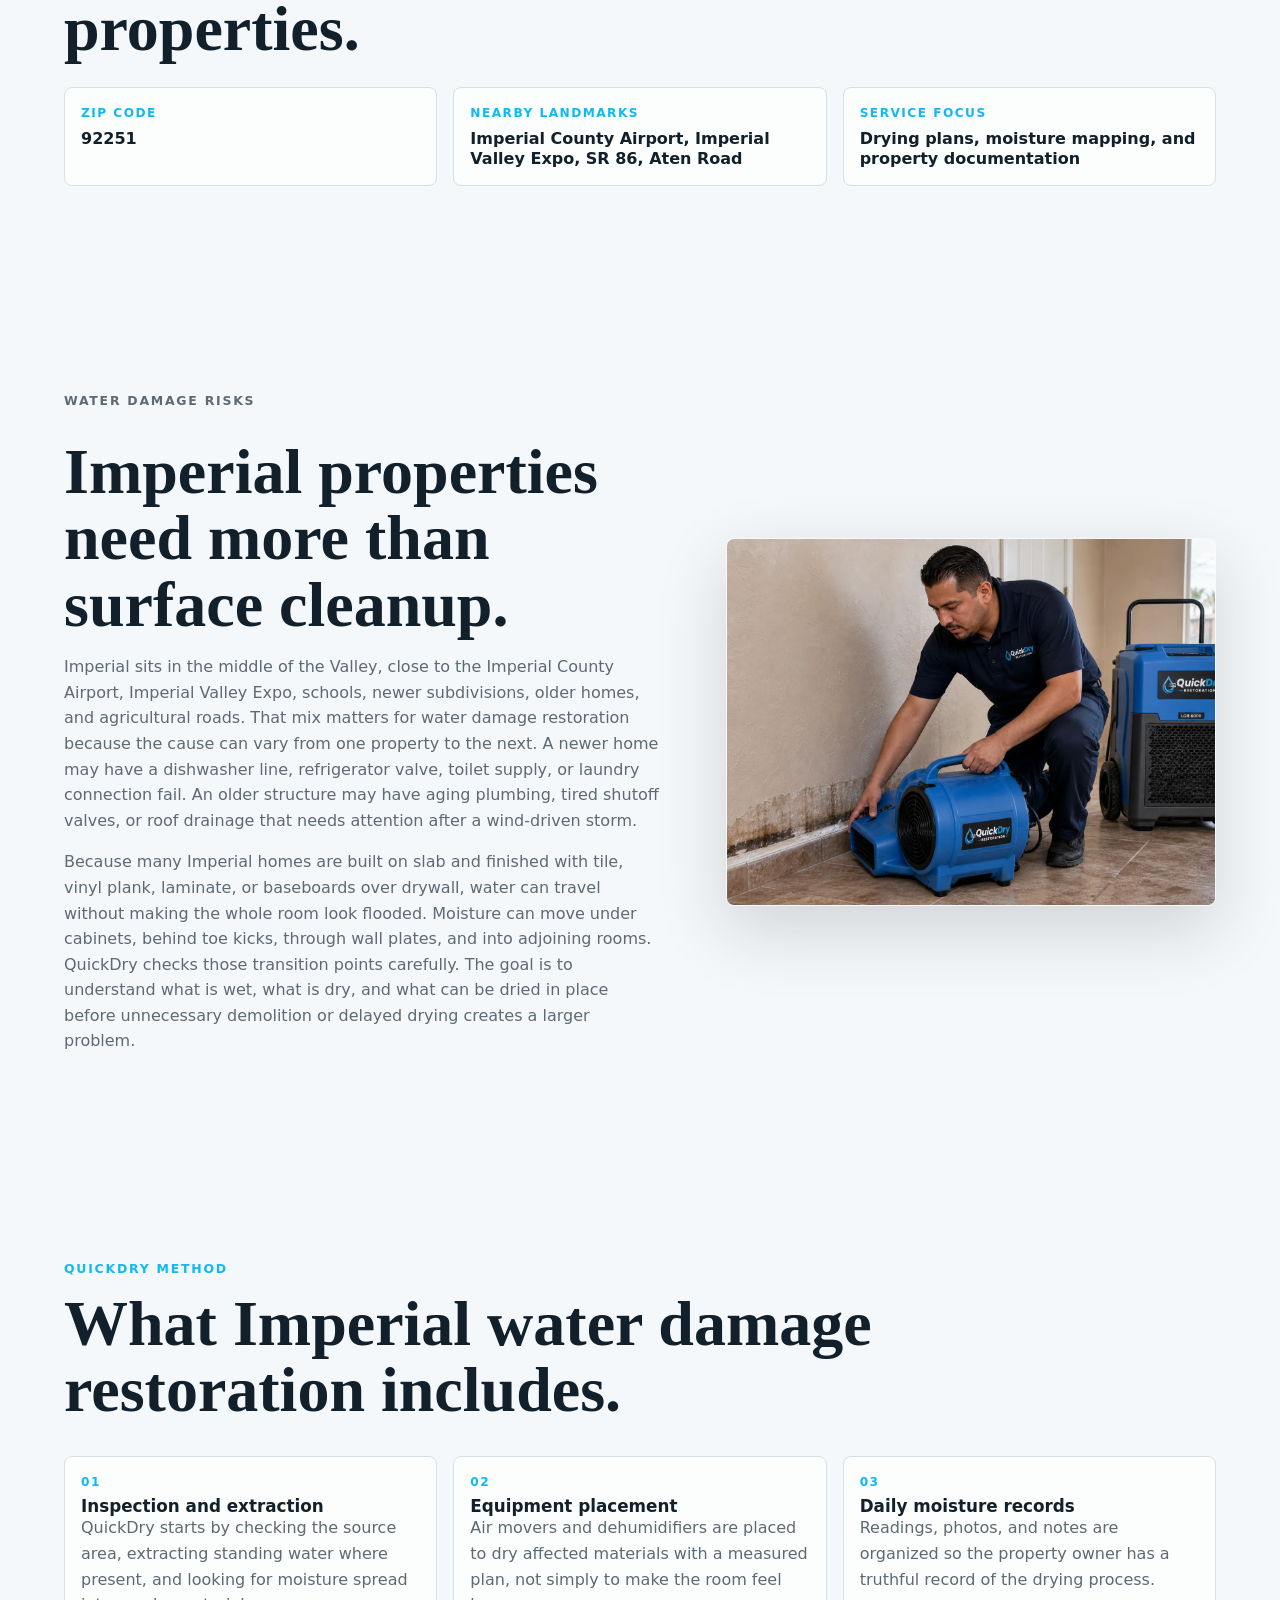
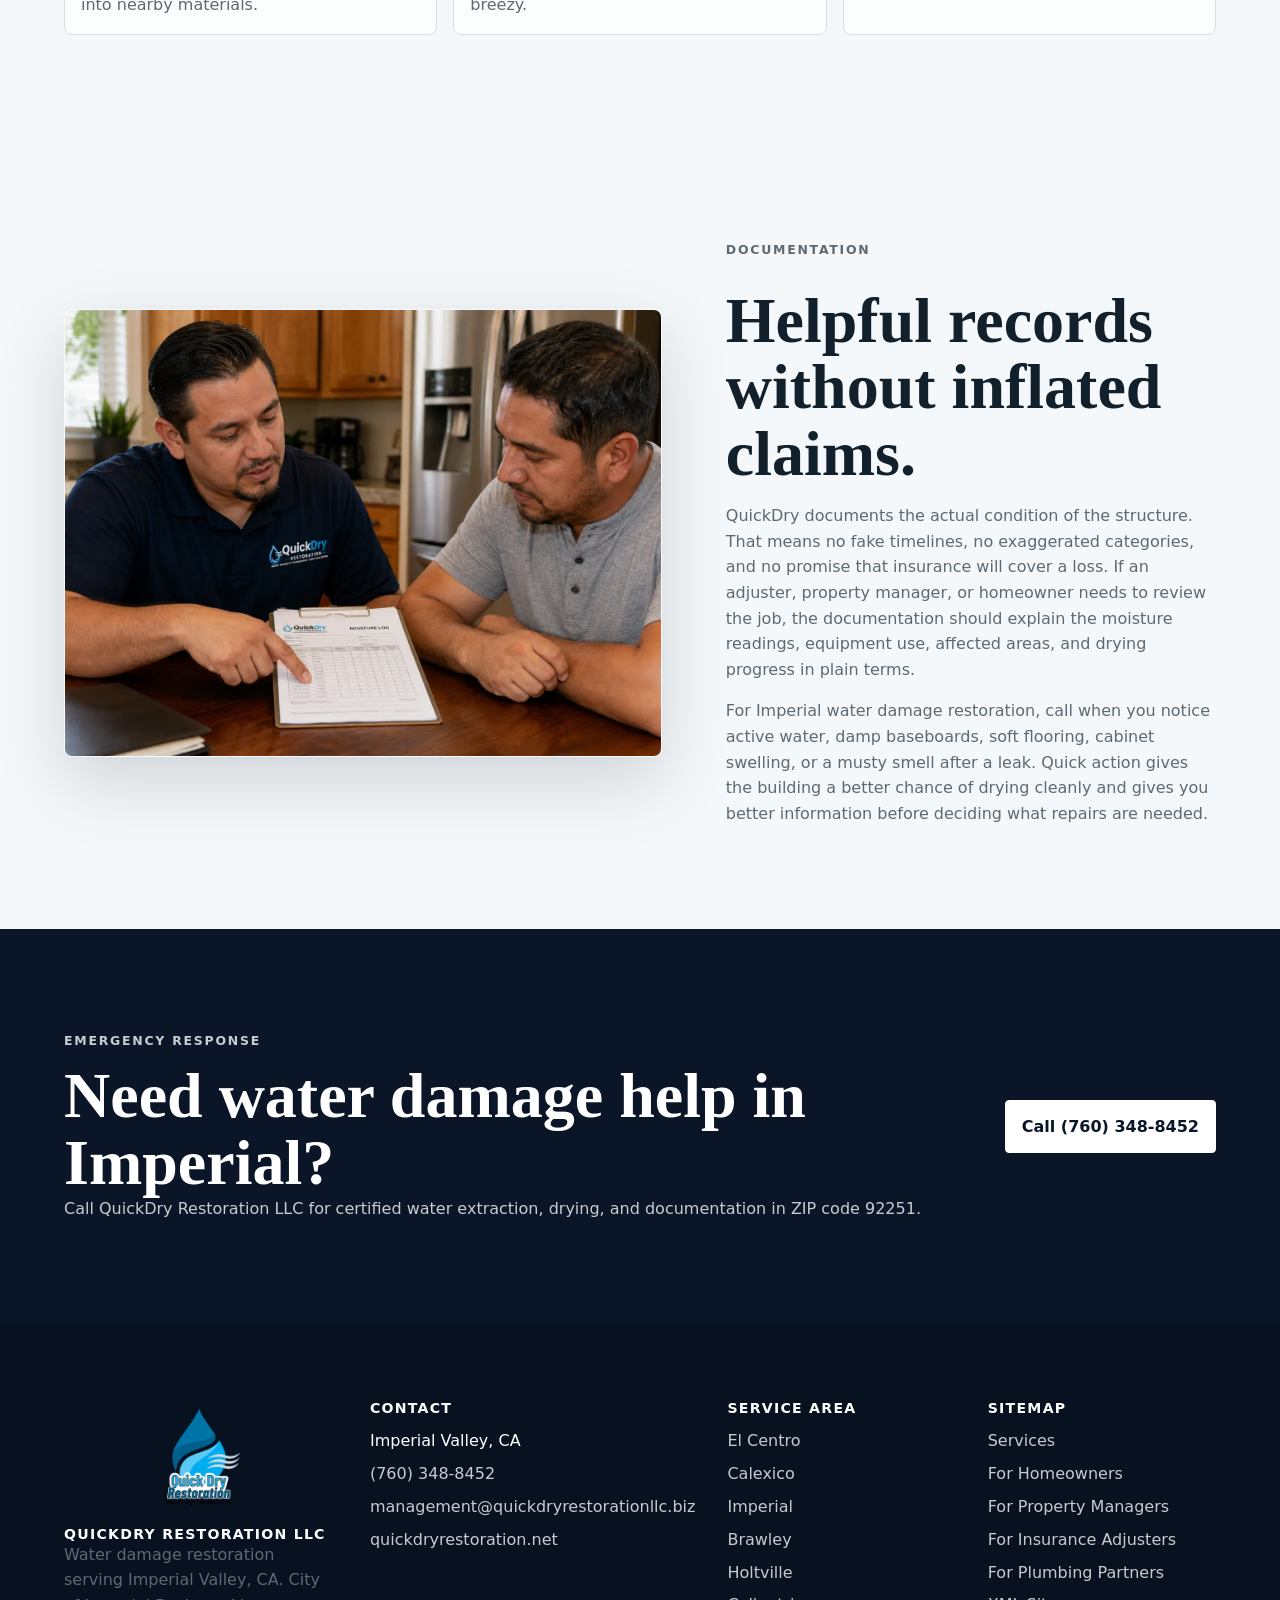
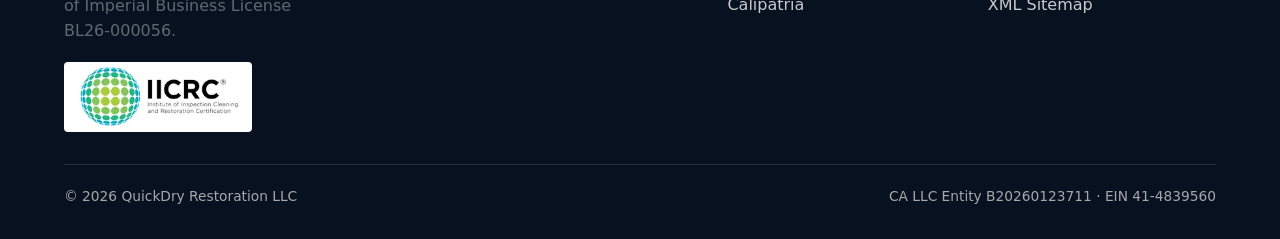
<file: imperial/index.html>
<!doctype html>
<html lang="en">
<head>
  <meta charset="utf-8">
  <meta name="viewport" content="width=device-width, initial-scale=1">
  <title>Imperial Water Damage Restoration | QuickDry Restoration LLC</title>
  <meta name="description" content="Imperial water damage restoration from QuickDry Restoration LLC. Emergency extraction, structural drying, moisture mapping, and documentation for ZIP code 92251.">
  <link rel="canonical" href="https://quickdryrestoration.net/imperial/">
  <meta name="robots" content="index,follow">
  <meta property="og:type" content="website">
  <meta property="og:title" content="Imperial Water Damage Restoration | QuickDry Restoration LLC">
  <meta property="og:description" content="Certified water damage response for Imperial, CA homes and properties near the airport, fairgrounds, and central Imperial Valley neighborhoods.">
  <meta property="og:url" content="https://quickdryrestoration.net/imperial/">
  <meta property="og:image" content="https://quickdryrestoration.net/assets/images/og-image.jpg">
  <meta name="twitter:card" content="summary_large_image">
  <link rel="icon" type="image/x-icon" href="/assets/favicons/favicon.ico">
  <link rel="icon" type="image/png" sizes="32x32" href="/assets/favicons/favicon-32x32.png">
  <link rel="icon" type="image/png" sizes="16x16" href="/assets/favicons/favicon-16x16.png">
  <link rel="apple-touch-icon" sizes="180x180" href="/assets/favicons/apple-touch-icon.png">
  <link rel="manifest" href="/site.webmanifest">
  <link rel="stylesheet" href="/styles.css">
  <script type="application/ld+json">
  {"@context":"https://schema.org","@graph":[{"@type":"LocalBusiness","@id":"https://quickdryrestoration.net/#business","name":"QuickDry Restoration LLC","url":"https://quickdryrestoration.net/","logo":"https://quickdryrestoration.net/assets/logo/quickdry-logo.png","image":"https://quickdryrestoration.net/assets/images/og-image.jpg","telephone":"+17603488452","email":"management@quickdryrestorationllc.biz","priceRange":"$$","areaServed":{"@type":"City","name":"Imperial","addressRegion":"CA","postalCode":"92251"},"knowsLanguage":["en","es"],"openingHours":"Mo-Su 00:00-23:59"},{"@type":"Service","@id":"https://quickdryrestoration.net/imperial/#service","name":"Imperial water damage restoration","serviceType":"Water damage restoration","provider":{"@id":"https://quickdryrestoration.net/#business"},"areaServed":{"@type":"City","name":"Imperial","addressRegion":"CA","postalCode":"92251"}},{"@type":"WebPage","@id":"https://quickdryrestoration.net/imperial/#webpage","url":"https://quickdryrestoration.net/imperial/","name":"Imperial Water Damage Restoration","description":"Imperial water damage restoration for homes and properties in ZIP code 92251.","about":{"@id":"https://quickdryrestoration.net/imperial/#service"},"inLanguage":"en-US"},{"@type":"BreadcrumbList","@id":"https://quickdryrestoration.net/imperial/#breadcrumb","itemListElement":[{"@type":"ListItem","position":1,"name":"Home","item":"https://quickdryrestoration.net/"},{"@type":"ListItem","position":2,"name":"Imperial Water Damage Restoration","item":"https://quickdryrestoration.net/imperial/"}]}]}
  </script>
</head>
<body>
  <a class="skip-link" href="#main">Skip to content</a>
  <header class="site-header" aria-label="Site header">
    <div class="utility-bar"><a class="utility-phone" href="tel:+17603488452" aria-label="Call QuickDry Restoration"><span>(760) 348-8452</span></a><div class="utility-badges" aria-label="QuickDry trust signals"><span>Licensed &amp; Insured &middot; BL26-000056</span><span class="iicrc-inline"><img src="/assets/logo/iicrc-logo.webp" width="216" height="90" alt="IICRC"></span><span>Se Habla Espa&ntilde;ol</span></div><a class="emergency-link" href="tel:+17603488452">24/7 Emergency Service</a></div>
    <nav class="main-nav" aria-label="Main navigation"><a class="brand-link" href="/" aria-label="QuickDry Restoration LLC home"><img src="/assets/logo/quickdry-logo.png" width="2032" height="637" alt="QuickDry Restoration LLC"></a><input class="nav-toggle" id="nav-toggle" type="checkbox" aria-label="Toggle navigation"><label class="nav-toggle-label" for="nav-toggle"><span></span><span></span><span></span></label><ul class="nav-links"><li><a href="/#services">Services</a></li><li><a href="/homeowners/">For Homeowners</a></li><li><a href="/property-managers/">For Property Managers</a></li><li><a href="/insurance-adjusters/">For Insurance Adjusters</a></li><li><a href="/plumbing-partners/">For Plumbing Partners</a></li><li><a href="/#service-area">Service Area</a></li><li><a href="/#contact">Contact</a></li></ul></nav>
  </header>

  <main id="main" class="city-page">
    <section class="section city-hero" aria-labelledby="city-title">
      <div class="section-inner">
        <div class="city-copy">
          <p class="eyebrow">Imperial Water Damage Restoration</p>
          <h1 id="city-title">Imperial water damage restoration for central Valley properties.</h1>
          <p class="lede">QuickDry Restoration LLC serves Imperial, CA and ZIP code 92251 with emergency extraction, structural drying, moisture mapping, and clean documentation.</p>
          <div class="hero-actions"><a class="button light" href="tel:+17603488452">Call (760) 348-8452</a><a class="button secondary" href="/#services">View Services</a></div>
        </div>
        <picture><source srcset="/assets/images/hero-technician-arrival.webp" type="image/webp"><img src="/assets/images/hero-technician-arrival.jpg" width="1920" height="800" alt="QuickDry technicians arriving at an Imperial Valley home"></picture>
      </div>
    </section>

    <section class="section" aria-labelledby="local-context-title">
      <div class="section-inner">
        <p class="eyebrow">Local Context</p>
        <h2 id="local-context-title">Restoration support for Imperial homes and nearby properties.</h2>
        <div class="city-quick-facts" aria-label="Imperial service facts">
          <div><span>ZIP Code</span><strong>92251</strong></div>
          <div><span>Nearby Landmarks</span><strong>Imperial County Airport, Imperial Valley Expo, SR 86, Aten Road</strong></div>
          <div><span>Service Focus</span><strong>Drying plans, moisture mapping, and property documentation</strong></div>
        </div>
      </div>
    </section>

    <section class="section" aria-labelledby="risk-title">
      <div class="section-inner city-feature">
        <div class="city-copy">
          <p class="eyebrow">Water Damage Risks</p>
          <h2 id="risk-title">Imperial properties need more than surface cleanup.</h2>
          <p>Imperial sits in the middle of the Valley, close to the Imperial County Airport, Imperial Valley Expo, schools, newer subdivisions, older homes, and agricultural roads. That mix matters for water damage restoration because the cause can vary from one property to the next. A newer home may have a dishwasher line, refrigerator valve, toilet supply, or laundry connection fail. An older structure may have aging plumbing, tired shutoff valves, or roof drainage that needs attention after a wind-driven storm.</p>
          <p>Because many Imperial homes are built on slab and finished with tile, vinyl plank, laminate, or baseboards over drywall, water can travel without making the whole room look flooded. Moisture can move under cabinets, behind toe kicks, through wall plates, and into adjoining rooms. QuickDry checks those transition points carefully. The goal is to understand what is wet, what is dry, and what can be dried in place before unnecessary demolition or delayed drying creates a larger problem.</p>
        </div>
        <picture class="city-photo"><source srcset="/assets/images/service-structural-drying.webp" type="image/webp"><img src="/assets/images/service-structural-drying.jpg" width="1200" height="800" alt="QuickDry technician positioning an air mover for structural drying"></picture>
      </div>
    </section>

    <section class="section" aria-labelledby="process-title">
      <div class="section-inner">
        <p class="eyebrow">QuickDry Method</p>
        <h2 id="process-title">What Imperial water damage restoration includes.</h2>
        <div class="city-grid">
          <article class="city-card"><span>01</span><h3>Inspection and extraction</h3><p>QuickDry starts by checking the source area, extracting standing water where present, and looking for moisture spread into nearby materials.</p></article>
          <article class="city-card"><span>02</span><h3>Equipment placement</h3><p>Air movers and dehumidifiers are placed to dry affected materials with a measured plan, not simply to make the room feel breezy.</p></article>
          <article class="city-card"><span>03</span><h3>Daily moisture records</h3><p>Readings, photos, and notes are organized so the property owner has a truthful record of the drying process.</p></article>
        </div>
      </div>
    </section>

    <section class="section" aria-labelledby="documentation-title">
      <div class="section-inner city-feature">
        <picture class="city-photo"><source srcset="/assets/images/technician-documentation-review.webp" type="image/webp"><img src="/assets/images/technician-documentation-review.jpg" width="1200" height="800" alt="QuickDry technician reviewing moisture documentation with a homeowner"></picture>
        <div class="city-copy">
          <p class="eyebrow">Documentation</p>
          <h2 id="documentation-title">Helpful records without inflated claims.</h2>
          <p>QuickDry documents the actual condition of the structure. That means no fake timelines, no exaggerated categories, and no promise that insurance will cover a loss. If an adjuster, property manager, or homeowner needs to review the job, the documentation should explain the moisture readings, equipment use, affected areas, and drying progress in plain terms.</p>
          <p>For Imperial water damage restoration, call when you notice active water, damp baseboards, soft flooring, cabinet swelling, or a musty smell after a leak. Quick action gives the building a better chance of drying cleanly and gives you better information before deciding what repairs are needed.</p>
        </div>
      </div>
    </section>

    <section class="section city-cta" aria-labelledby="cta-title">
      <div class="section-inner"><div><p class="eyebrow">Emergency Response</p><h2 id="cta-title">Need water damage help in Imperial?</h2><p>Call QuickDry Restoration LLC for certified water extraction, drying, and documentation in ZIP code 92251.</p></div><a class="button light" href="tel:+17603488452">Call (760) 348-8452</a></div>
    </section>
  </main>

  <footer class="footer" aria-label="Footer">
    <div class="footer-grid"><div><img class="footer-logo" src="/assets/logo/quickdry-logo.png" width="2032" height="637" alt="QuickDry Restoration LLC"><h2>QuickDry Restoration LLC</h2><p>Water damage restoration serving Imperial Valley, CA. City of Imperial Business License BL26-000056.</p><img class="footer-iicrc" src="/assets/logo/iicrc-logo.webp" width="216" height="90" alt="IICRC"></div><div><h3>Contact</h3><ul><li>Imperial Valley, CA</li><li><a href="tel:+17603488452">(760) 348-8452</a></li><li><a href="mailto:management@quickdryrestorationllc.biz">management@quickdryrestorationllc.biz</a></li><li><a href="https://quickdryrestoration.net/">quickdryrestoration.net</a></li></ul></div><div><h3>Service Area</h3><ul><li><a href="/el-centro/">El Centro</a></li><li><a href="/calexico/">Calexico</a></li><li><a href="/imperial/">Imperial</a></li><li><a href="/brawley/">Brawley</a></li><li><a href="/holtville/">Holtville</a></li><li><a href="/calipatria/">Calipatria</a></li></ul></div><div><h3>Sitemap</h3><ul><li><a href="/#services">Services</a></li><li><a href="/homeowners/">For Homeowners</a></li><li><a href="/property-managers/">For Property Managers</a></li><li><a href="/insurance-adjusters/">For Insurance Adjusters</a></li><li><a href="/plumbing-partners/">For Plumbing Partners</a></li><li><a href="/sitemap.xml">XML Sitemap</a></li></ul></div></div>
    <div class="footer-bottom"><span>&copy; 2026 QuickDry Restoration LLC</span><span>CA LLC Entity B20260123711 &middot; EIN 41-4839560</span></div>
  </footer>
</body>
</html>
</file>
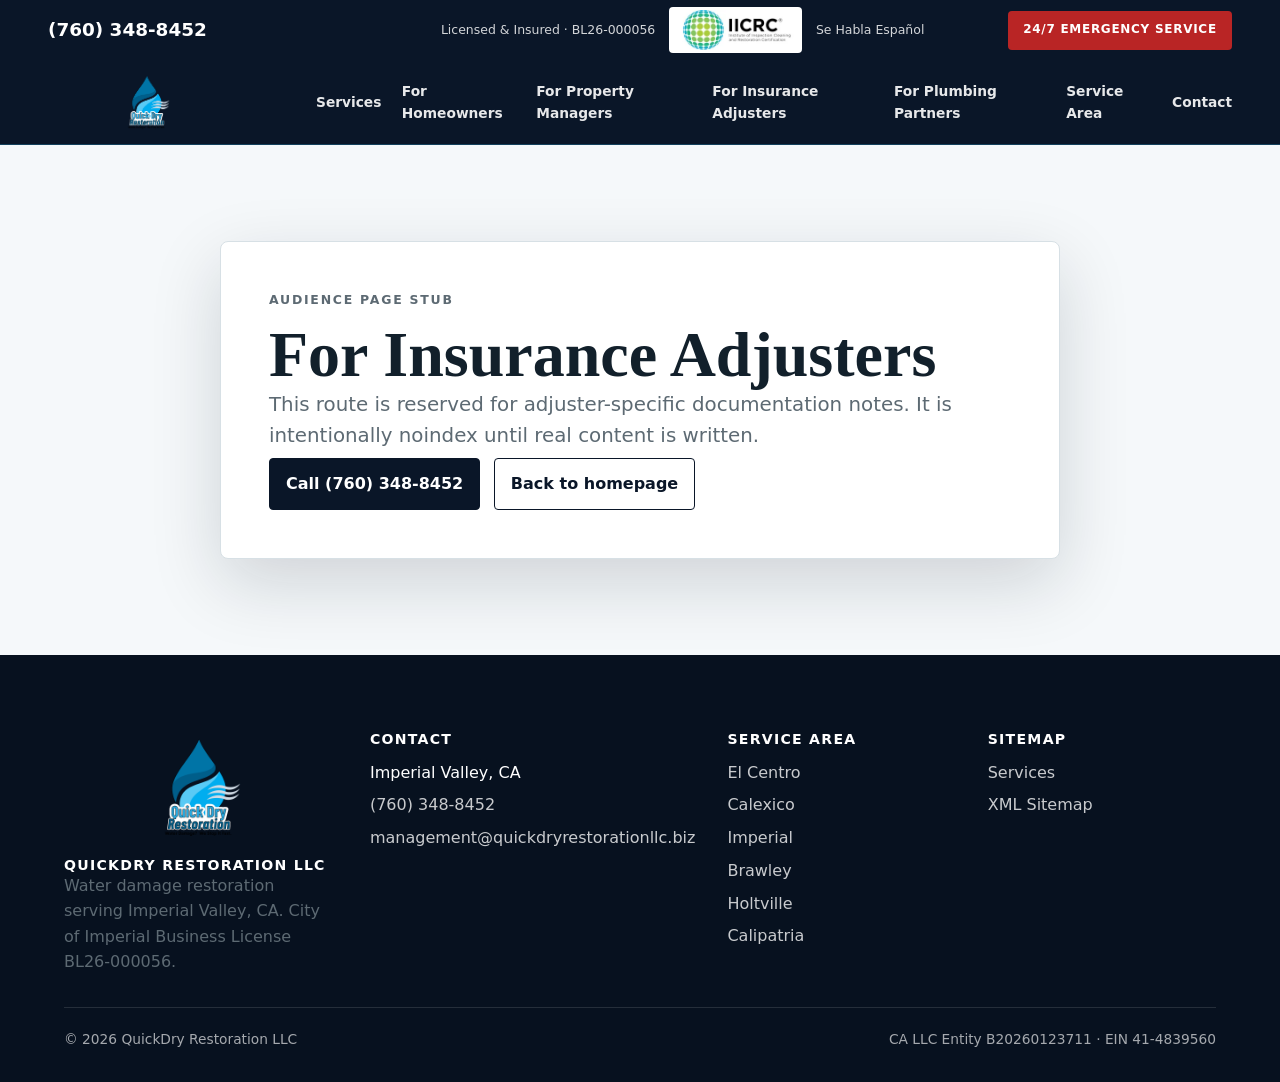
<file: insurance-adjusters/index.html>
<!doctype html>
<html lang="en">
<head>
  <meta charset="utf-8">
  <meta name="viewport" content="width=device-width, initial-scale=1">
  <meta name="robots" content="noindex,nofollow">
  <title>For Insurance Adjusters | QuickDry Restoration LLC</title>
  <link rel="icon" type="image/x-icon" href="/assets/favicons/favicon.ico">
  <link rel="icon" type="image/png" sizes="32x32" href="/assets/favicons/favicon-32x32.png">
  <link rel="icon" type="image/png" sizes="16x16" href="/assets/favicons/favicon-16x16.png">
  <link rel="apple-touch-icon" sizes="180x180" href="/assets/favicons/apple-touch-icon.png">
  <link rel="stylesheet" href="../styles.css">
</head>
<body>
  <a class="skip-link" href="#main">Skip to content</a>
  <header class="site-header" aria-label="Site header">
    <div class="utility-bar"><a class="utility-phone" href="tel:+17603488452"><span>(760) 348-8452</span></a><div class="utility-badges" aria-label="QuickDry trust signals"><span>Licensed &amp; Insured &middot; BL26-000056</span><span class="iicrc-inline"><img src="../assets/logo/iicrc-logo.webp" width="216" height="90" alt="IICRC"></span><span>Se Habla Espa&ntilde;ol</span></div><a class="emergency-link" href="tel:+17603488452">24/7 Emergency Service</a></div>
    <nav class="main-nav" aria-label="Main navigation"><a class="brand-link" href="../" aria-label="QuickDry Restoration LLC home"><img src="../assets/logo/quickdry-logo.png" width="2032" height="637" alt="QuickDry Restoration LLC"></a><input class="nav-toggle" id="nav-toggle" type="checkbox" aria-label="Toggle navigation"><label class="nav-toggle-label" for="nav-toggle"><span></span><span></span><span></span></label><ul class="nav-links"><li><a href="../#services">Services</a></li><li><a href="../homeowners/">For Homeowners</a></li><li><a href="../property-managers/">For Property Managers</a></li><li><a href="../insurance-adjusters/">For Insurance Adjusters</a></li><li><a href="../plumbing-partners/">For Plumbing Partners</a></li><li><a href="../#service-area">Service Area</a></li><li><a href="../#contact">Contact</a></li></ul></nav>
  </header>
  <main id="main" class="stub-main">
    <article class="stub-card">
      <p class="eyebrow">Audience Page Stub</p>
      <h1>For Insurance Adjusters</h1>
      <p class="lede">This route is reserved for adjuster-specific documentation notes. It is intentionally noindex until real content is written.</p>
      <div class="hero-actions"><a class="button primary" href="tel:+17603488452">Call (760) 348-8452</a><a class="button secondary" href="../">Back to homepage</a></div>
    </article>
  </main>
  <footer class="footer" aria-label="Footer"><div class="footer-grid"><div><img class="footer-logo" src="../assets/logo/quickdry-logo.png" width="2032" height="637" alt="QuickDry Restoration LLC"><h2>QuickDry Restoration LLC</h2><p>Water damage restoration serving Imperial Valley, CA. City of Imperial Business License BL26-000056.</p></div><div><h3>Contact</h3><ul><li>Imperial Valley, CA</li><li><a href="tel:+17603488452">(760) 348-8452</a></li><li><a href="mailto:management@quickdryrestorationllc.biz">management@quickdryrestorationllc.biz</a></li></ul></div><div><h3>Service Area</h3><ul><li><a href="../el-centro/">El Centro</a></li><li><a href="../calexico/">Calexico</a></li><li><a href="../imperial/">Imperial</a></li><li><a href="../brawley/">Brawley</a></li><li><a href="../holtville/">Holtville</a></li><li><a href="../calipatria/">Calipatria</a></li></ul></div><div><h3>Sitemap</h3><ul><li><a href="../#services">Services</a></li><li><a href="../sitemap.xml">XML Sitemap</a></li></ul></div></div><div class="footer-bottom"><span>&copy; 2026 QuickDry Restoration LLC</span><span>CA LLC Entity B20260123711 &middot; EIN 41-4839560</span></div></footer>
</body>
</html>
</file>
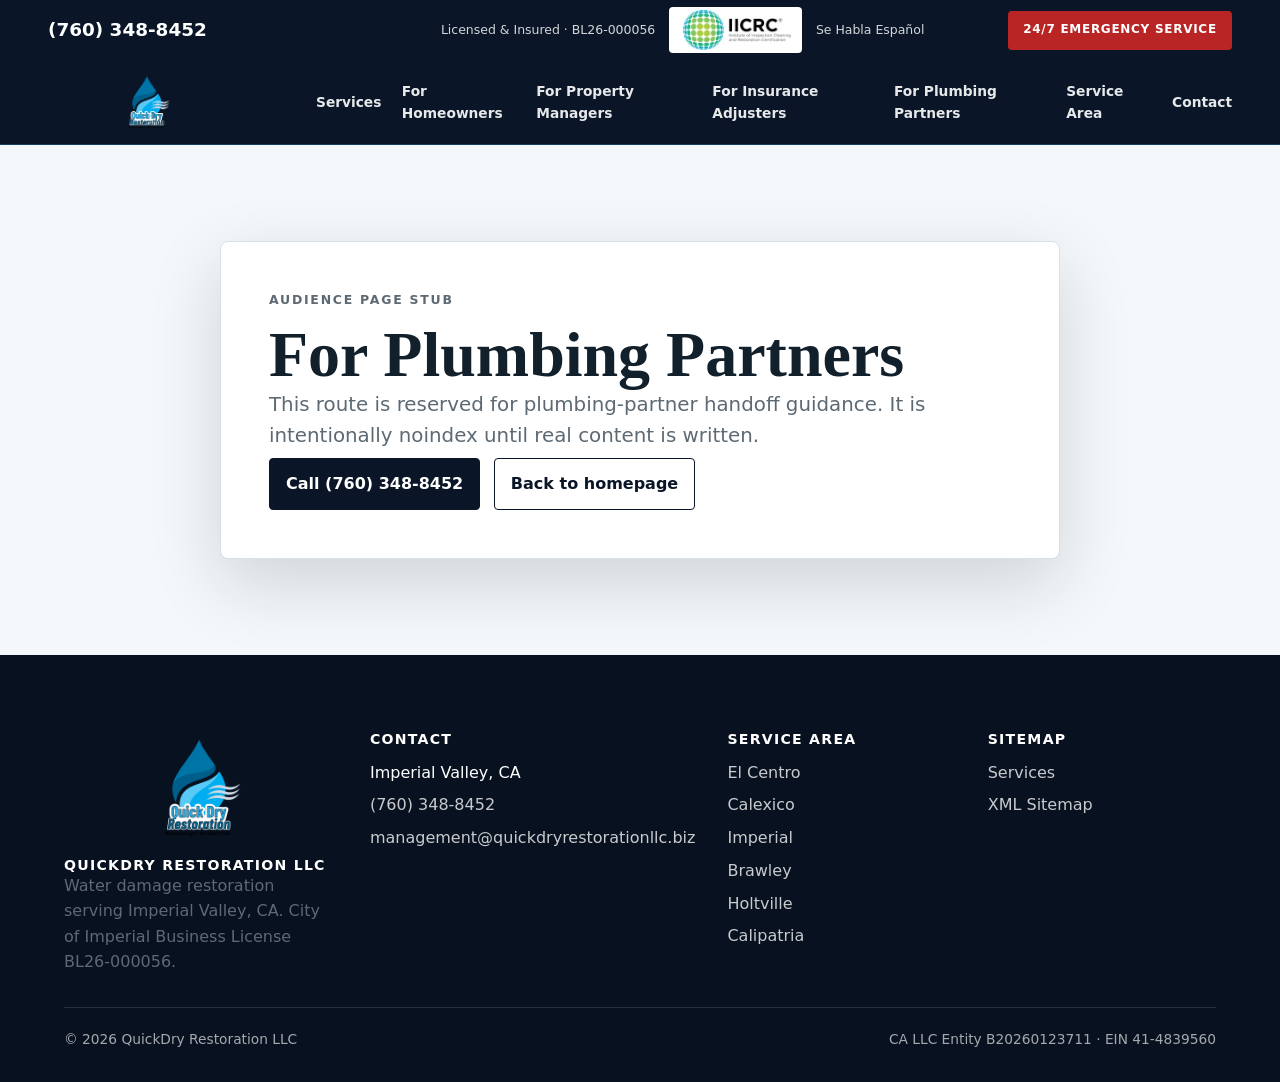
<file: plumbing-partners/index.html>
<!doctype html>
<html lang="en">
<head>
  <meta charset="utf-8">
  <meta name="viewport" content="width=device-width, initial-scale=1">
  <meta name="robots" content="noindex,nofollow">
  <title>For Plumbing Partners | QuickDry Restoration LLC</title>
  <link rel="icon" type="image/x-icon" href="/assets/favicons/favicon.ico">
  <link rel="icon" type="image/png" sizes="32x32" href="/assets/favicons/favicon-32x32.png">
  <link rel="icon" type="image/png" sizes="16x16" href="/assets/favicons/favicon-16x16.png">
  <link rel="apple-touch-icon" sizes="180x180" href="/assets/favicons/apple-touch-icon.png">
  <link rel="stylesheet" href="../styles.css">
</head>
<body>
  <a class="skip-link" href="#main">Skip to content</a>
  <header class="site-header" aria-label="Site header">
    <div class="utility-bar"><a class="utility-phone" href="tel:+17603488452"><span>(760) 348-8452</span></a><div class="utility-badges" aria-label="QuickDry trust signals"><span>Licensed &amp; Insured &middot; BL26-000056</span><span class="iicrc-inline"><img src="../assets/logo/iicrc-logo.webp" width="216" height="90" alt="IICRC"></span><span>Se Habla Espa&ntilde;ol</span></div><a class="emergency-link" href="tel:+17603488452">24/7 Emergency Service</a></div>
    <nav class="main-nav" aria-label="Main navigation"><a class="brand-link" href="../" aria-label="QuickDry Restoration LLC home"><img src="../assets/logo/quickdry-logo.png" width="2032" height="637" alt="QuickDry Restoration LLC"></a><input class="nav-toggle" id="nav-toggle" type="checkbox" aria-label="Toggle navigation"><label class="nav-toggle-label" for="nav-toggle"><span></span><span></span><span></span></label><ul class="nav-links"><li><a href="../#services">Services</a></li><li><a href="../homeowners/">For Homeowners</a></li><li><a href="../property-managers/">For Property Managers</a></li><li><a href="../insurance-adjusters/">For Insurance Adjusters</a></li><li><a href="../plumbing-partners/">For Plumbing Partners</a></li><li><a href="../#service-area">Service Area</a></li><li><a href="../#contact">Contact</a></li></ul></nav>
  </header>
  <main id="main" class="stub-main">
    <article class="stub-card">
      <p class="eyebrow">Audience Page Stub</p>
      <h1>For Plumbing Partners</h1>
      <p class="lede">This route is reserved for plumbing-partner handoff guidance. It is intentionally noindex until real content is written.</p>
      <div class="hero-actions"><a class="button primary" href="tel:+17603488452">Call (760) 348-8452</a><a class="button secondary" href="../">Back to homepage</a></div>
    </article>
  </main>
  <footer class="footer" aria-label="Footer"><div class="footer-grid"><div><img class="footer-logo" src="../assets/logo/quickdry-logo.png" width="2032" height="637" alt="QuickDry Restoration LLC"><h2>QuickDry Restoration LLC</h2><p>Water damage restoration serving Imperial Valley, CA. City of Imperial Business License BL26-000056.</p></div><div><h3>Contact</h3><ul><li>Imperial Valley, CA</li><li><a href="tel:+17603488452">(760) 348-8452</a></li><li><a href="mailto:management@quickdryrestorationllc.biz">management@quickdryrestorationllc.biz</a></li></ul></div><div><h3>Service Area</h3><ul><li><a href="../el-centro/">El Centro</a></li><li><a href="../calexico/">Calexico</a></li><li><a href="../imperial/">Imperial</a></li><li><a href="../brawley/">Brawley</a></li><li><a href="../holtville/">Holtville</a></li><li><a href="../calipatria/">Calipatria</a></li></ul></div><div><h3>Sitemap</h3><ul><li><a href="../#services">Services</a></li><li><a href="../sitemap.xml">XML Sitemap</a></li></ul></div></div><div class="footer-bottom"><span>&copy; 2026 QuickDry Restoration LLC</span><span>CA LLC Entity B20260123711 &middot; EIN 41-4839560</span></div></footer>
</body>
</html>
</file>
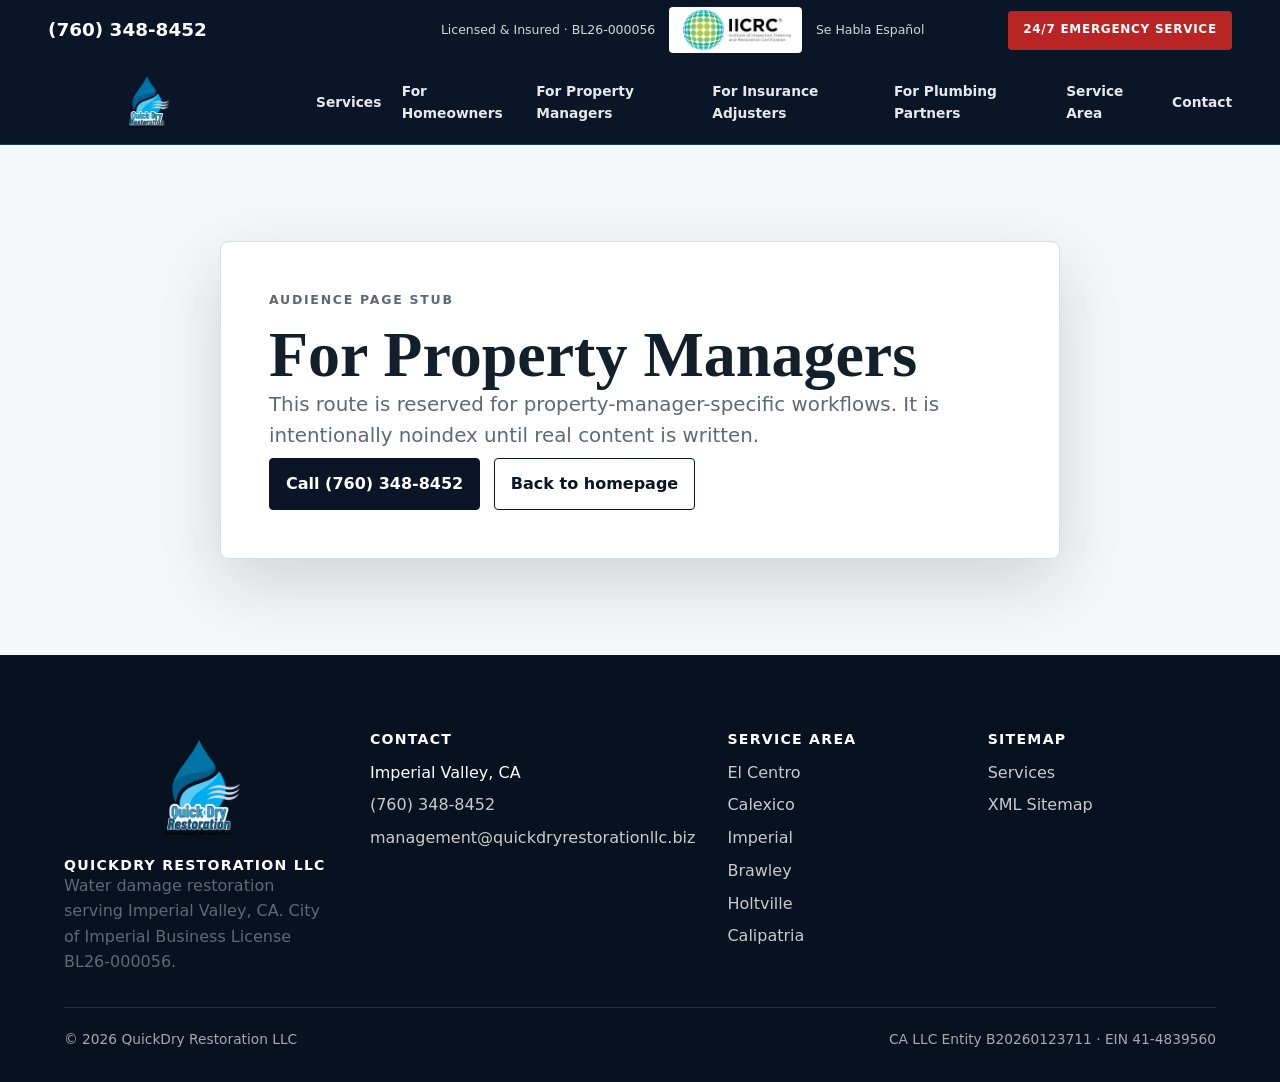
<file: property-managers/index.html>
<!doctype html>
<html lang="en">
<head>
  <meta charset="utf-8">
  <meta name="viewport" content="width=device-width, initial-scale=1">
  <meta name="robots" content="noindex,nofollow">
  <title>For Property Managers | QuickDry Restoration LLC</title>
  <link rel="icon" type="image/x-icon" href="/assets/favicons/favicon.ico">
  <link rel="icon" type="image/png" sizes="32x32" href="/assets/favicons/favicon-32x32.png">
  <link rel="icon" type="image/png" sizes="16x16" href="/assets/favicons/favicon-16x16.png">
  <link rel="apple-touch-icon" sizes="180x180" href="/assets/favicons/apple-touch-icon.png">
  <link rel="stylesheet" href="../styles.css">
</head>
<body>
  <a class="skip-link" href="#main">Skip to content</a>
  <header class="site-header" aria-label="Site header">
    <div class="utility-bar"><a class="utility-phone" href="tel:+17603488452"><span>(760) 348-8452</span></a><div class="utility-badges" aria-label="QuickDry trust signals"><span>Licensed &amp; Insured &middot; BL26-000056</span><span class="iicrc-inline"><img src="../assets/logo/iicrc-logo.webp" width="216" height="90" alt="IICRC"></span><span>Se Habla Espa&ntilde;ol</span></div><a class="emergency-link" href="tel:+17603488452">24/7 Emergency Service</a></div>
    <nav class="main-nav" aria-label="Main navigation"><a class="brand-link" href="../" aria-label="QuickDry Restoration LLC home"><img src="../assets/logo/quickdry-logo.png" width="2032" height="637" alt="QuickDry Restoration LLC"></a><input class="nav-toggle" id="nav-toggle" type="checkbox" aria-label="Toggle navigation"><label class="nav-toggle-label" for="nav-toggle"><span></span><span></span><span></span></label><ul class="nav-links"><li><a href="../#services">Services</a></li><li><a href="../homeowners/">For Homeowners</a></li><li><a href="../property-managers/">For Property Managers</a></li><li><a href="../insurance-adjusters/">For Insurance Adjusters</a></li><li><a href="../plumbing-partners/">For Plumbing Partners</a></li><li><a href="../#service-area">Service Area</a></li><li><a href="../#contact">Contact</a></li></ul></nav>
  </header>
  <main id="main" class="stub-main">
    <article class="stub-card">
      <p class="eyebrow">Audience Page Stub</p>
      <h1>For Property Managers</h1>
      <p class="lede">This route is reserved for property-manager-specific workflows. It is intentionally noindex until real content is written.</p>
      <div class="hero-actions"><a class="button primary" href="tel:+17603488452">Call (760) 348-8452</a><a class="button secondary" href="../">Back to homepage</a></div>
    </article>
  </main>
  <footer class="footer" aria-label="Footer"><div class="footer-grid"><div><img class="footer-logo" src="../assets/logo/quickdry-logo.png" width="2032" height="637" alt="QuickDry Restoration LLC"><h2>QuickDry Restoration LLC</h2><p>Water damage restoration serving Imperial Valley, CA. City of Imperial Business License BL26-000056.</p></div><div><h3>Contact</h3><ul><li>Imperial Valley, CA</li><li><a href="tel:+17603488452">(760) 348-8452</a></li><li><a href="mailto:management@quickdryrestorationllc.biz">management@quickdryrestorationllc.biz</a></li></ul></div><div><h3>Service Area</h3><ul><li><a href="../el-centro/">El Centro</a></li><li><a href="../calexico/">Calexico</a></li><li><a href="../imperial/">Imperial</a></li><li><a href="../brawley/">Brawley</a></li><li><a href="../holtville/">Holtville</a></li><li><a href="../calipatria/">Calipatria</a></li></ul></div><div><h3>Sitemap</h3><ul><li><a href="../#services">Services</a></li><li><a href="../sitemap.xml">XML Sitemap</a></li></ul></div></div><div class="footer-bottom"><span>&copy; 2026 QuickDry Restoration LLC</span><span>CA LLC Entity B20260123711 &middot; EIN 41-4839560</span></div></footer>
</body>
</html>
</file>
<file: styles.css>
:root {
  --ink: #12202b;
  --navy: #0a1628;
  --navy-2: #071823;
  --paper: #f5f8fa;
  --paper-2: #e8eef2;
  --stone: #cfd9df;
  --muted: #5d6a73;
  --line: #d7e0e5;
  --teal: #12b8f4;
  --blue: #0788ee;
  --red: #b92525;
  --white: #ffffff;
  --shadow: 0 24px 70px rgba(10, 22, 40, 0.16);
  --radius: 8px;
  --serif: Georgia, "Times New Roman", serif;
  --sans: Inter, ui-sans-serif, system-ui, -apple-system, BlinkMacSystemFont, "Segoe UI", sans-serif;
}

*,
*::before,
*::after {
  box-sizing: border-box;
}

html {
  scroll-behavior: smooth;
}

body {
  margin: 0;
  background: var(--paper);
  color: var(--ink);
  font-family: var(--sans);
  font-size: 16px;
  line-height: 1.6;
}

body::selection {
  background: rgba(36, 127, 143, 0.18);
}

img {
  display: block;
  max-width: 100%;
  height: auto;
}

a {
  color: inherit;
}

a:focus-visible,
button:focus-visible,
summary:focus-visible {
  outline: 3px solid rgba(37, 137, 204, 0.55);
  outline-offset: 4px;
}

.skip-link {
  position: absolute;
  left: 1rem;
  top: 0.75rem;
  z-index: 1000;
  transform: translateY(-180%);
  background: var(--white);
  color: var(--navy);
  padding: 0.75rem 1rem;
  border-radius: 4px;
}

.skip-link:focus {
  transform: translateY(0);
}

.site-header {
  position: sticky;
  top: 0;
  z-index: 50;
  background: rgba(10, 22, 40, 0.96);
  backdrop-filter: blur(14px);
  border-bottom: 1px solid rgba(18, 184, 244, 0.22);
}

.utility-bar {
  display: grid;
  grid-template-columns: minmax(160px, 0.8fr) minmax(360px, 1.6fr) auto;
  align-items: center;
  gap: 1rem;
  min-height: 46px;
  padding: 0.45rem clamp(1rem, 4vw, 3rem);
  background: var(--navy);
  color: var(--white);
  font-size: 0.88rem;
}

.utility-phone,
.emergency-link,
.email-link {
  display: inline-flex;
  align-items: center;
  gap: 0.45rem;
  text-decoration: none;
  font-weight: 800;
}

.utility-phone {
  font-size: clamp(0.96rem, 1.6vw, 1.15rem);
}

.utility-badges {
  display: flex;
  flex-wrap: wrap;
  justify-content: center;
  align-items: center;
  gap: 0.85rem;
  color: rgba(255, 255, 255, 0.82);
  font-size: 0.78rem;
}

.utility-badges span {
  white-space: nowrap;
}

.iicrc-inline {
  display: inline-flex;
  align-items: center;
  min-height: 40px;
  padding: 0.18rem 0.42rem;
  background: var(--white);
  border-radius: 4px;
}

.iicrc-inline img {
  width: auto;
  height: 40px;
  object-fit: contain;
}

.emergency-link {
  justify-self: end;
  background: var(--red);
  color: var(--white);
  min-height: 36px;
  padding: 0.62rem 0.95rem;
  border-radius: 4px;
  font-size: 0.75rem;
  letter-spacing: 0.06em;
  text-transform: uppercase;
}

.main-nav {
  display: grid;
  grid-template-columns: minmax(220px, auto) 1fr;
  align-items: center;
  gap: clamp(1rem, 4vw, 3rem);
  padding: 0.75rem clamp(1rem, 4vw, 3rem);
  background: var(--navy);
}

.brand-link {
  display: inline-flex;
  align-items: center;
  min-width: 200px;
}

.brand-link img {
  width: 200px;
  height: 60px;
  object-fit: contain;
}

.nav-toggle {
  position: absolute;
  opacity: 0;
  pointer-events: none;
}

.nav-toggle-label {
  display: none;
  align-items: center;
  justify-content: center;
  justify-self: end;
  width: 48px;
  height: 48px;
  gap: 5px;
  border: 1px solid rgba(255, 255, 255, 0.3);
  border-radius: 4px;
  cursor: pointer;
}

.nav-toggle-label span {
  display: block;
  width: 22px;
  height: 2px;
  background: var(--white);
}

.nav-links {
  display: flex;
  justify-content: flex-end;
  align-items: center;
  gap: clamp(0.75rem, 1.6vw, 1.35rem);
  margin: 0;
  padding: 0;
  list-style: none;
  font-size: 0.86rem;
  font-weight: 750;
}

.nav-links a,
.nav-links summary {
  color: rgba(255, 255, 255, 0.9);
  text-decoration: none;
  cursor: pointer;
}

.nav-links a:hover,
.nav-links summary:hover {
  color: var(--teal);
}

.services-menu {
  position: relative;
}

.services-menu summary {
  list-style: none;
}

.services-menu summary::-webkit-details-marker {
  display: none;
}

.services-dropdown {
  position: absolute;
  top: calc(100% + 0.9rem);
  left: 0;
  width: 310px;
  padding: 0.65rem;
  background: var(--white);
  border: 1px solid var(--line);
  border-radius: var(--radius);
  box-shadow: var(--shadow);
}

.services-dropdown a {
  display: block;
  padding: 0.65rem 0.7rem;
  border-radius: 6px;
  color: var(--navy);
  font-weight: 700;
}

.services-dropdown a:hover {
  background: var(--paper);
}

main {
  overflow: clip;
}

section,
.section {
  scroll-margin-top: 150px;
}

.section {
  padding: clamp(4rem, 8vw, 7rem) clamp(1rem, 5vw, 4rem);
}

.section-inner {
  width: min(1160px, 100%);
  margin: 0 auto;
}

.eyebrow {
  margin: 0 0 0.75rem;
  color: var(--teal);
  font-size: 0.78rem;
  font-weight: 850;
  letter-spacing: 0.14em;
  text-transform: uppercase;
}

h1,
h2,
h3 {
  margin: 0;
  line-height: 1.04;
}

h1,
h2 {
  font-family: var(--serif);
  font-weight: 700;
}

h1 {
  max-width: 780px;
  font-size: clamp(3.1rem, 8vw, 6.9rem);
}

h2 {
  max-width: 820px;
  font-size: clamp(2.15rem, 5vw, 4.5rem);
}

h3 {
  font-size: 1.05rem;
}

p {
  margin: 0;
}

.lede {
  max-width: 690px;
  color: var(--muted);
  font-size: clamp(1.04rem, 2vw, 1.24rem);
}

.hero {
  position: relative;
  min-height: clamp(620px, 78vh, 820px);
  display: grid;
  align-items: center;
  padding: clamp(4rem, 8vw, 7rem) clamp(1rem, 5vw, 4rem);
  color: var(--white);
  background: var(--navy);
  isolation: isolate;
}

.hero::before {
  content: "";
  position: absolute;
  inset: 0;
  z-index: -1;
  background:
    linear-gradient(90deg, rgba(7, 17, 31, 0.88) 0%, rgba(7, 17, 31, 0.62) 44%, rgba(7, 17, 31, 0.18) 100%),
    linear-gradient(0deg, rgba(7, 17, 31, 0.22), rgba(7, 17, 31, 0.22));
}

.hero-bg {
  position: absolute;
  inset: 0;
  z-index: -1;
}

.hero-bg img {
  width: 100%;
  height: 100%;
  object-fit: cover;
  object-position: center;
}

.hero-content {
  display: grid;
  gap: 1.35rem;
  width: min(1060px, 100%);
  margin: 0 auto;
}

.hero .eyebrow,
.hero .lede {
  color: rgba(255, 255, 255, 0.88);
}

.hero h1 {
  max-width: 980px;
  text-wrap: balance;
}

.hero-actions,
.cta-actions {
  display: flex;
  flex-wrap: wrap;
  gap: 0.85rem;
  margin-top: 0.35rem;
}

.button {
  display: inline-flex;
  align-items: center;
  justify-content: center;
  gap: 0.5rem;
  min-height: 48px;
  padding: 0.78rem 1rem;
  border: 1px solid var(--navy);
  border-radius: 4px;
  text-decoration: none;
  font-weight: 850;
}

.button.primary {
  background: var(--navy);
  color: var(--white);
}

.button.secondary {
  background: transparent;
  color: var(--navy);
}

.hero .button.secondary {
  color: var(--white);
  border-color: rgba(255, 255, 255, 0.78);
}

.section-heading {
  display: grid;
  gap: 1rem;
  margin-bottom: clamp(2rem, 5vw, 3.5rem);
}

.section-visual,
.faq-layout {
  display: grid;
  grid-template-columns: minmax(0, 1.05fr) minmax(300px, 0.95fr);
  gap: clamp(1.25rem, 4vw, 3rem);
  align-items: center;
  margin-bottom: clamp(2rem, 5vw, 3.5rem);
}

.visual-copy {
  display: grid;
  gap: 0.75rem;
}

.visual-copy p {
  color: var(--muted);
}

.services-grid {
  display: grid;
  grid-template-columns: repeat(3, 1fr);
  gap: 1rem;
}

.service-card,
.audience-card,
.process-step,
.method-card,
.faq details {
  background: rgba(255, 255, 255, 0.72);
  border: 1px solid var(--line);
  border-radius: var(--radius);
}

.service-card {
  display: grid;
  gap: 0.75rem;
  overflow: hidden;
  padding: 0 0 1.25rem;
}

.service-card picture,
.service-card img {
  width: 100%;
}

.service-card img {
  aspect-ratio: 16 / 9;
  object-fit: cover;
  object-position: center;
}

.service-card .number,
.service-card h3,
.service-card p {
  margin-inline: 1.25rem;
}

.service-card .number {
  margin-top: 0.45rem;
  color: var(--teal);
  font-size: 0.8rem;
  font-weight: 850;
  letter-spacing: 0.12em;
}

.service-card p,
.process-step p,
.method-card p,
.audience-card p,
.faq p,
.footer p,
.stub-card p {
  color: var(--muted);
}

.feature-row,
.method-grid,
.insurance-grid,
.bilingual-grid {
  display: grid;
  grid-template-columns: minmax(0, 0.95fr) minmax(320px, 1.05fr);
  gap: clamp(1.5rem, 5vw, 4rem);
  align-items: center;
}

.photo-panel {
  overflow: hidden;
  background: var(--white);
  border: 1px solid var(--line);
  border-radius: var(--radius);
  box-shadow: var(--shadow);
}

.photo-panel img {
  width: 100%;
  aspect-ratio: 3 / 2;
  object-fit: cover;
  object-position: center;
}

.photo-panel.vertical img {
  aspect-ratio: 4 / 5;
}

.process {
  background: var(--paper-2);
}

.process-layout {
  display: grid;
  grid-template-columns: minmax(320px, 0.9fr) minmax(380px, 1.1fr);
  gap: clamp(2rem, 5vw, 4rem);
  align-items: start;
}

.process-intro {
  display: grid;
  gap: 1.4rem;
}

.process-steps {
  display: grid;
  gap: 0.8rem;
}

.process-step {
  display: grid;
  grid-template-columns: auto 1fr;
  gap: 1rem;
  padding: 1rem;
}

.step-num {
  display: grid;
  place-items: center;
  width: 2.4rem;
  height: 2.4rem;
  background: var(--navy);
  color: var(--white);
  border-radius: 50%;
  font-size: 0.82rem;
  font-weight: 850;
}

.method-cards,
.audience-grid {
  display: grid;
  grid-template-columns: repeat(2, 1fr);
  gap: 1rem;
  margin-top: 1.4rem;
}

.method-card,
.audience-card {
  padding: 1.1rem;
}

.service-area-intro {
  background: var(--paper-2);
}

.city-list {
  display: flex;
  flex-wrap: wrap;
  gap: 0.7rem;
  margin-top: 2rem;
}

.city-list a,
.city-list span {
  display: inline-flex;
  padding: 0.62rem 0.8rem;
  background: rgba(255, 255, 255, 0.12);
  border: 1px solid rgba(255, 255, 255, 0.18);
  border-radius: 999px;
  color: var(--white);
  text-decoration: none;
  font-weight: 750;
}

.city-list.light a,
.city-list.light span {
  background: var(--white);
  border-color: var(--line);
  color: var(--navy);
}

.image-divider {
  height: clamp(260px, 36vw, 460px);
  overflow: hidden;
}

.image-divider picture,
.image-divider img {
  width: 100%;
  height: 100%;
}

.image-divider img {
  object-fit: cover;
}

.insurance {
  background: var(--navy);
  color: var(--white);
}

.insurance .lede,
.insurance p {
  color: rgba(255, 255, 255, 0.76);
}

.insurance-list {
  display: grid;
  gap: 0.75rem;
  padding: 0;
  margin: 1.5rem 0 0;
  list-style: none;
}

.insurance-list li {
  padding-left: 1.4rem;
  position: relative;
}

.insurance-list li::before {
  content: "";
  position: absolute;
  left: 0;
  top: 0.62rem;
  width: 0.48rem;
  height: 0.48rem;
  border-radius: 50%;
  background: var(--blue);
}

.bilingual {
  background: var(--paper-2);
}

.faq-list {
  display: grid;
  gap: 0.75rem;
}

.faq-layout {
  margin-bottom: 0;
}

.faq-layout .section-heading {
  margin-bottom: 1.4rem;
}

.faq summary {
  cursor: pointer;
  padding: 1.05rem 1.1rem;
  font-weight: 850;
}

.faq p {
  padding: 0 1.1rem 1.1rem;
}

.final-cta {
  color: var(--white);
  background: linear-gradient(135deg, var(--navy), var(--navy-2));
}

.final-cta .section-inner {
  display: grid;
  grid-template-columns: minmax(0, 1fr) minmax(220px, 360px) auto;
  gap: 1.5rem;
  align-items: center;
}

.final-cta p {
  color: rgba(255, 255, 255, 0.78);
}

.cta-photo {
  border-color: rgba(255, 255, 255, 0.14);
  background: rgba(255, 255, 255, 0.08);
  box-shadow: none;
}

.cta-photo img {
  aspect-ratio: 16 / 9;
}

.button.light {
  background: var(--white);
  color: var(--navy);
  border-color: var(--white);
}

.footer {
  background: #07111f;
  color: var(--white);
  padding: clamp(3rem, 6vw, 5rem) clamp(1rem, 5vw, 4rem) 2rem;
}

.footer-grid {
  display: grid;
  grid-template-columns: 1.2fr repeat(3, 1fr);
  gap: 2rem;
  width: min(1160px, 100%);
  margin: 0 auto;
}

.footer-logo {
  width: min(320px, 100%);
  height: auto;
  max-height: 110px;
  object-fit: contain;
  margin-bottom: 1rem;
}

.footer-iicrc {
  width: auto;
  height: 70px;
  margin-top: 1.1rem;
  padding: 0.35rem;
  background: var(--white);
  border-radius: 4px;
  object-fit: contain;
}

.footer h2,
.footer h3 {
  font-family: var(--sans);
  font-size: 0.88rem;
  letter-spacing: 0.09em;
  text-transform: uppercase;
}

.footer ul {
  display: grid;
  gap: 0.45rem;
  margin: 0.8rem 0 0;
  padding: 0;
  list-style: none;
}

.footer a {
  color: rgba(255, 255, 255, 0.78);
  text-decoration: none;
}

.footer a:hover {
  color: var(--white);
}

.footer-bottom {
  display: flex;
  flex-wrap: wrap;
  justify-content: space-between;
  gap: 1rem;
  width: min(1160px, 100%);
  margin: 2rem auto 0;
  padding-top: 1.25rem;
  border-top: 1px solid rgba(255, 255, 255, 0.12);
  color: rgba(255, 255, 255, 0.64);
  font-size: 0.86rem;
}

.city-page {
  background: var(--paper);
}

.city-hero {
  background: var(--navy);
  color: var(--white);
}

.city-hero .section-inner,
.city-feature {
  display: grid;
  grid-template-columns: minmax(0, 1fr) minmax(320px, 0.82fr);
  gap: clamp(1.5rem, 5vw, 4rem);
  align-items: center;
}

.city-hero .lede {
  color: rgba(255, 255, 255, 0.84);
}

.city-hero picture,
.city-photo {
  overflow: hidden;
  border: 1px solid rgba(255, 255, 255, 0.2);
  border-radius: var(--radius);
  box-shadow: var(--shadow);
}

.city-hero img,
.city-photo img {
  width: 100%;
  aspect-ratio: 4 / 3;
  object-fit: cover;
}

.city-quick-facts {
  display: grid;
  grid-template-columns: repeat(3, 1fr);
  gap: 1rem;
  margin-top: 1.5rem;
}

.city-quick-facts div,
.city-card {
  padding: 1rem;
  background: rgba(255, 255, 255, 0.74);
  border: 1px solid var(--line);
  border-radius: var(--radius);
}

.city-quick-facts span,
.city-card span {
  display: block;
  margin-bottom: 0.35rem;
  color: var(--teal);
  font-size: 0.76rem;
  font-weight: 850;
  letter-spacing: 0.12em;
  text-transform: uppercase;
}

.city-quick-facts strong {
  display: block;
  line-height: 1.25;
}

.city-copy {
  display: grid;
  gap: 1rem;
}

.city-copy p,
.city-card p {
  color: var(--muted);
}

.city-grid {
  display: grid;
  grid-template-columns: repeat(3, 1fr);
  gap: 1rem;
  margin-top: 2rem;
}

.city-cta {
  background: var(--navy);
  color: var(--white);
}

.city-cta .section-inner {
  display: grid;
  grid-template-columns: minmax(0, 1fr) auto;
  gap: 1.5rem;
  align-items: center;
}

.city-cta p {
  color: rgba(255, 255, 255, 0.78);
}

.stub-main {
  padding: clamp(3rem, 8vw, 6rem) clamp(1rem, 5vw, 4rem);
}

.stub-card {
  width: min(840px, 100%);
  margin: 0 auto;
  padding: clamp(1.5rem, 4vw, 3rem);
  background: var(--white);
  border: 1px solid var(--line);
  border-radius: var(--radius);
  box-shadow: var(--shadow);
}

.stub-card h1 {
  font-size: clamp(2.2rem, 5vw, 4.8rem);
}

@media (max-width: 1120px) {
  .main-nav {
    grid-template-columns: 1fr;
  }

  .brand-link {
    justify-content: center;
  }

  .nav-links {
    justify-content: center;
    flex-wrap: wrap;
  }
}

@media (max-width: 820px) {
  .utility-bar {
    grid-template-columns: 1fr auto;
  }

  .utility-badges {
    display: none;
  }

  .emergency-link {
    font-size: 0.68rem;
    padding-inline: 0.7rem;
  }

  .brand-link img {
    width: min(200px, 72vw);
    height: 60px;
  }

  .main-nav {
    grid-template-columns: auto auto;
  }

  .brand-link {
    justify-content: flex-start;
  }

  .nav-toggle-label {
    display: inline-grid;
  }

  .nav-links {
    display: none;
    grid-column: 1 / -1;
    grid-template-columns: 1fr;
    justify-content: stretch;
    align-items: stretch;
    gap: 0.2rem;
    padding-top: 0.5rem;
    font-size: 0.92rem;
  }

  .nav-toggle:checked ~ .nav-links {
    display: grid;
  }

  .nav-links a,
  .nav-links summary {
    display: flex;
    align-items: center;
    min-height: 44px;
    padding: 0.5rem 0;
  }

  .services-dropdown {
    position: static;
    width: 100%;
    transform: none;
    margin-top: 0.35rem;
  }

  .feature-row,
  .process-layout,
  .method-grid,
  .insurance-grid,
  .bilingual-grid,
  .section-visual,
  .faq-layout,
  .city-hero .section-inner,
  .city-feature,
  .city-cta .section-inner,
  .final-cta .section-inner {
    grid-template-columns: 1fr;
  }

  .hero {
    min-height: 640px;
    padding-top: 3rem;
  }

  .hero-bg img {
    object-position: 54% center;
  }

  .services-grid,
  .method-cards,
  .audience-grid,
  .city-grid,
  .city-quick-facts,
  .footer-grid {
    grid-template-columns: 1fr;
  }

  .final-cta .cta-actions {
    justify-self: stretch;
  }

  .button {
    width: 100%;
  }
}

@media (max-width: 480px) {
  .utility-bar {
    gap: 0.55rem;
    padding-inline: 0.75rem;
  }

  .utility-phone {
    font-size: 0.9rem;
  }

  .emergency-link {
    min-height: 34px;
  }

  .main-nav {
    padding-inline: 0.75rem;
  }

  .nav-links {
    overflow: visible;
    padding-bottom: 0.2rem;
  }

  h1 {
    font-size: clamp(2.35rem, 12vw, 3.5rem);
  }

  .hero h1 {
    font-size: clamp(2.2rem, 10vw, 3rem);
  }
}

@media (prefers-reduced-motion: reduce) {
  *,
  *::before,
  *::after {
    scroll-behavior: auto !important;
    transition-duration: 0.01ms !important;
    animation-duration: 0.01ms !important;
    animation-iteration-count: 1 !important;
  }
}
</file>
